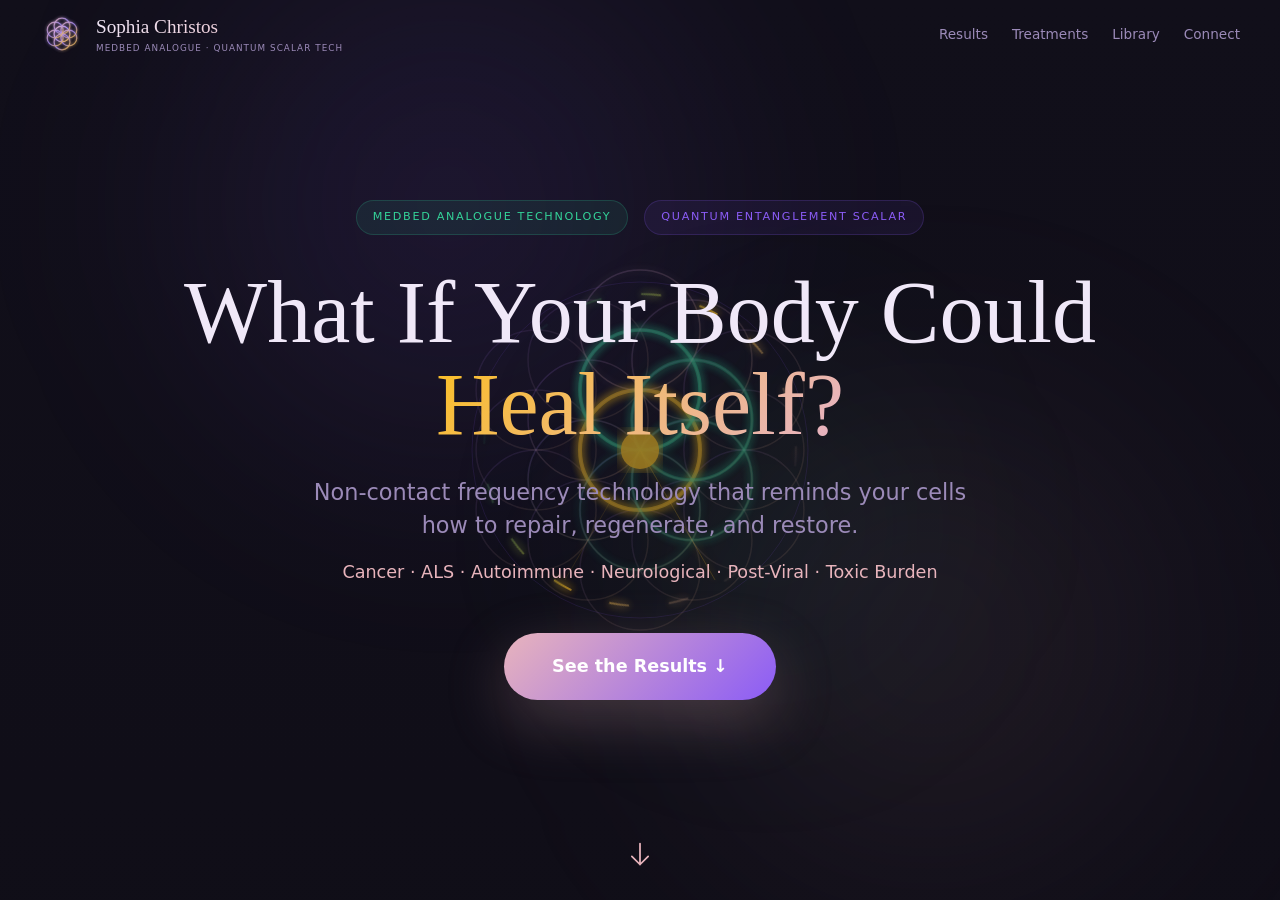
<file: index.html>
<!doctype html><html lang="en"><head><meta charset="UTF-8"/><meta name="viewport" content="width=device-width,initial-scale=1"/><title>Sophia Christos Healing Center</title><meta name="description" content="Sophia Christos Healing Center — coherence-based healing through frequency, resonance, music, and non-contact biofield restoration."/><script defer="defer" src="/static/js/main.0a8d88b2.js"></script><link href="/static/css/main.80f6da43.css" rel="stylesheet"></head><body><noscript>You need JavaScript enabled to run this app.</noscript><div id="root"></div></body></html>
</file>
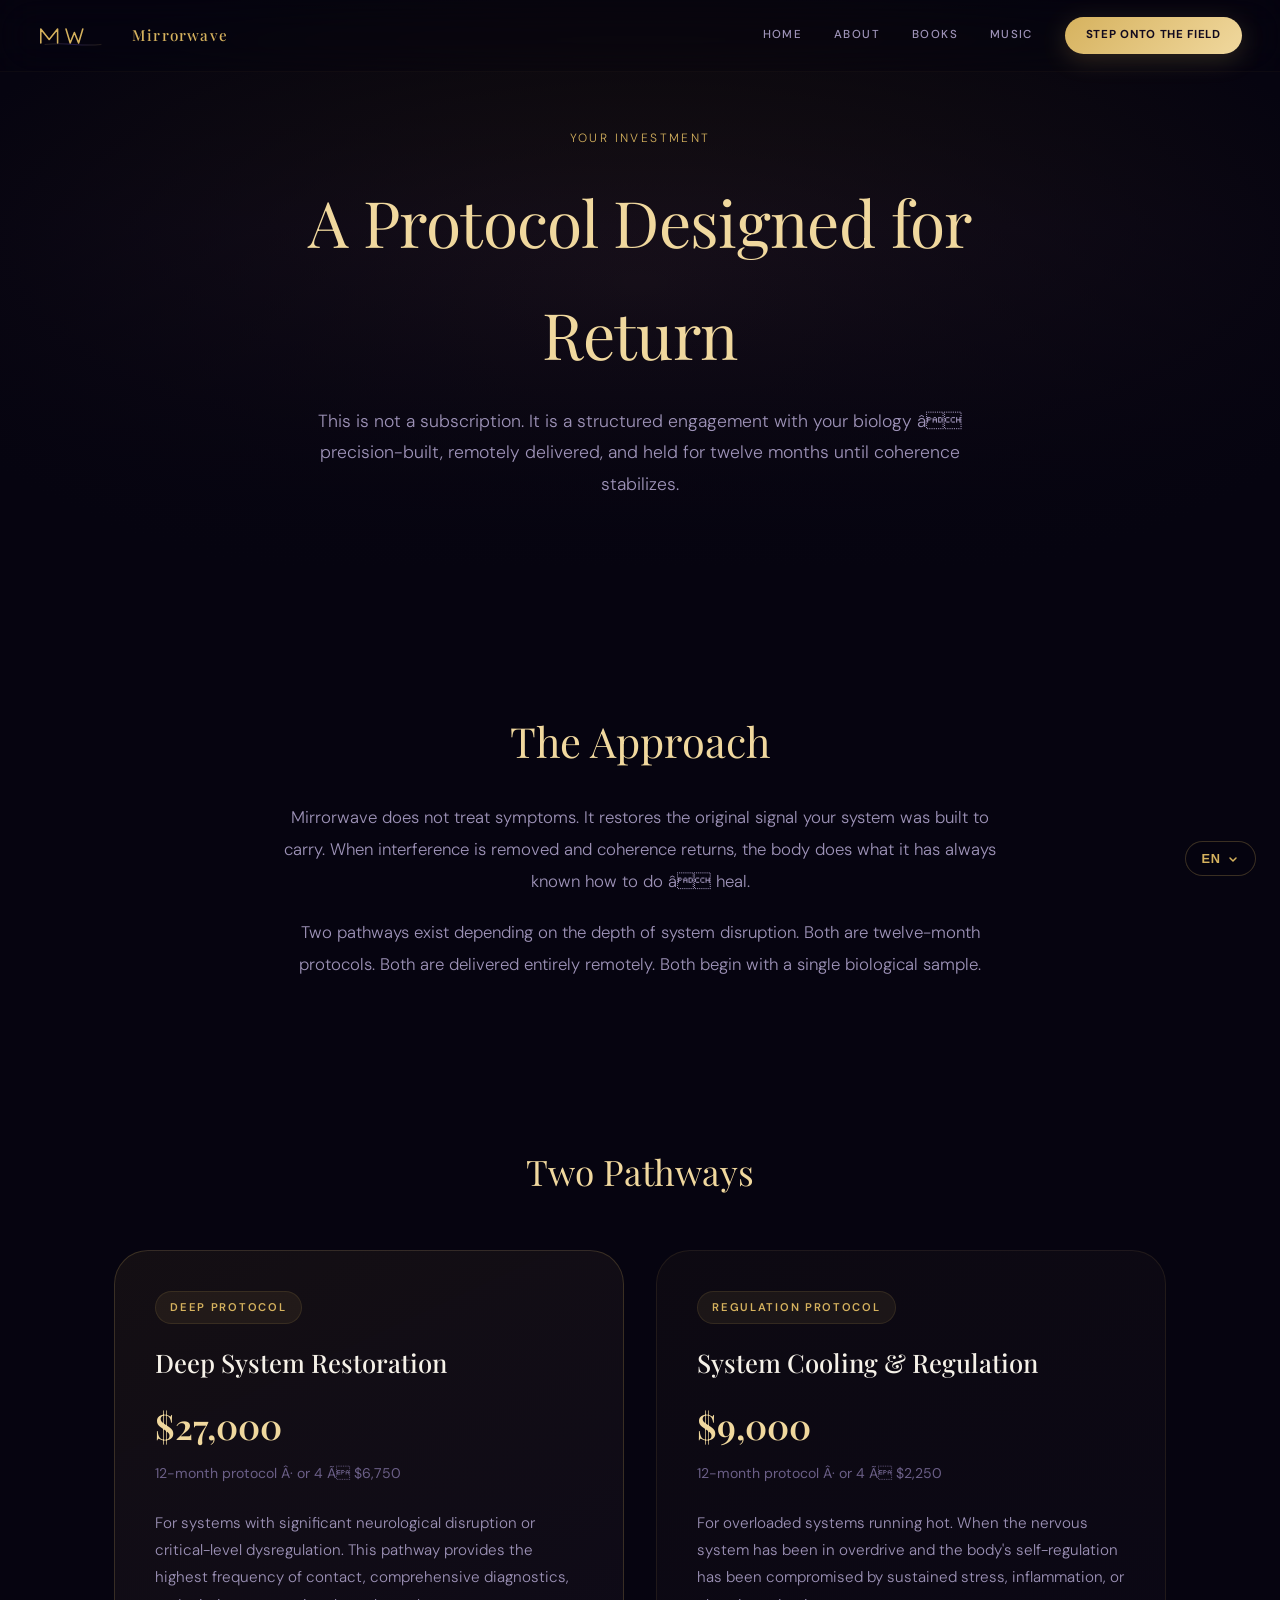
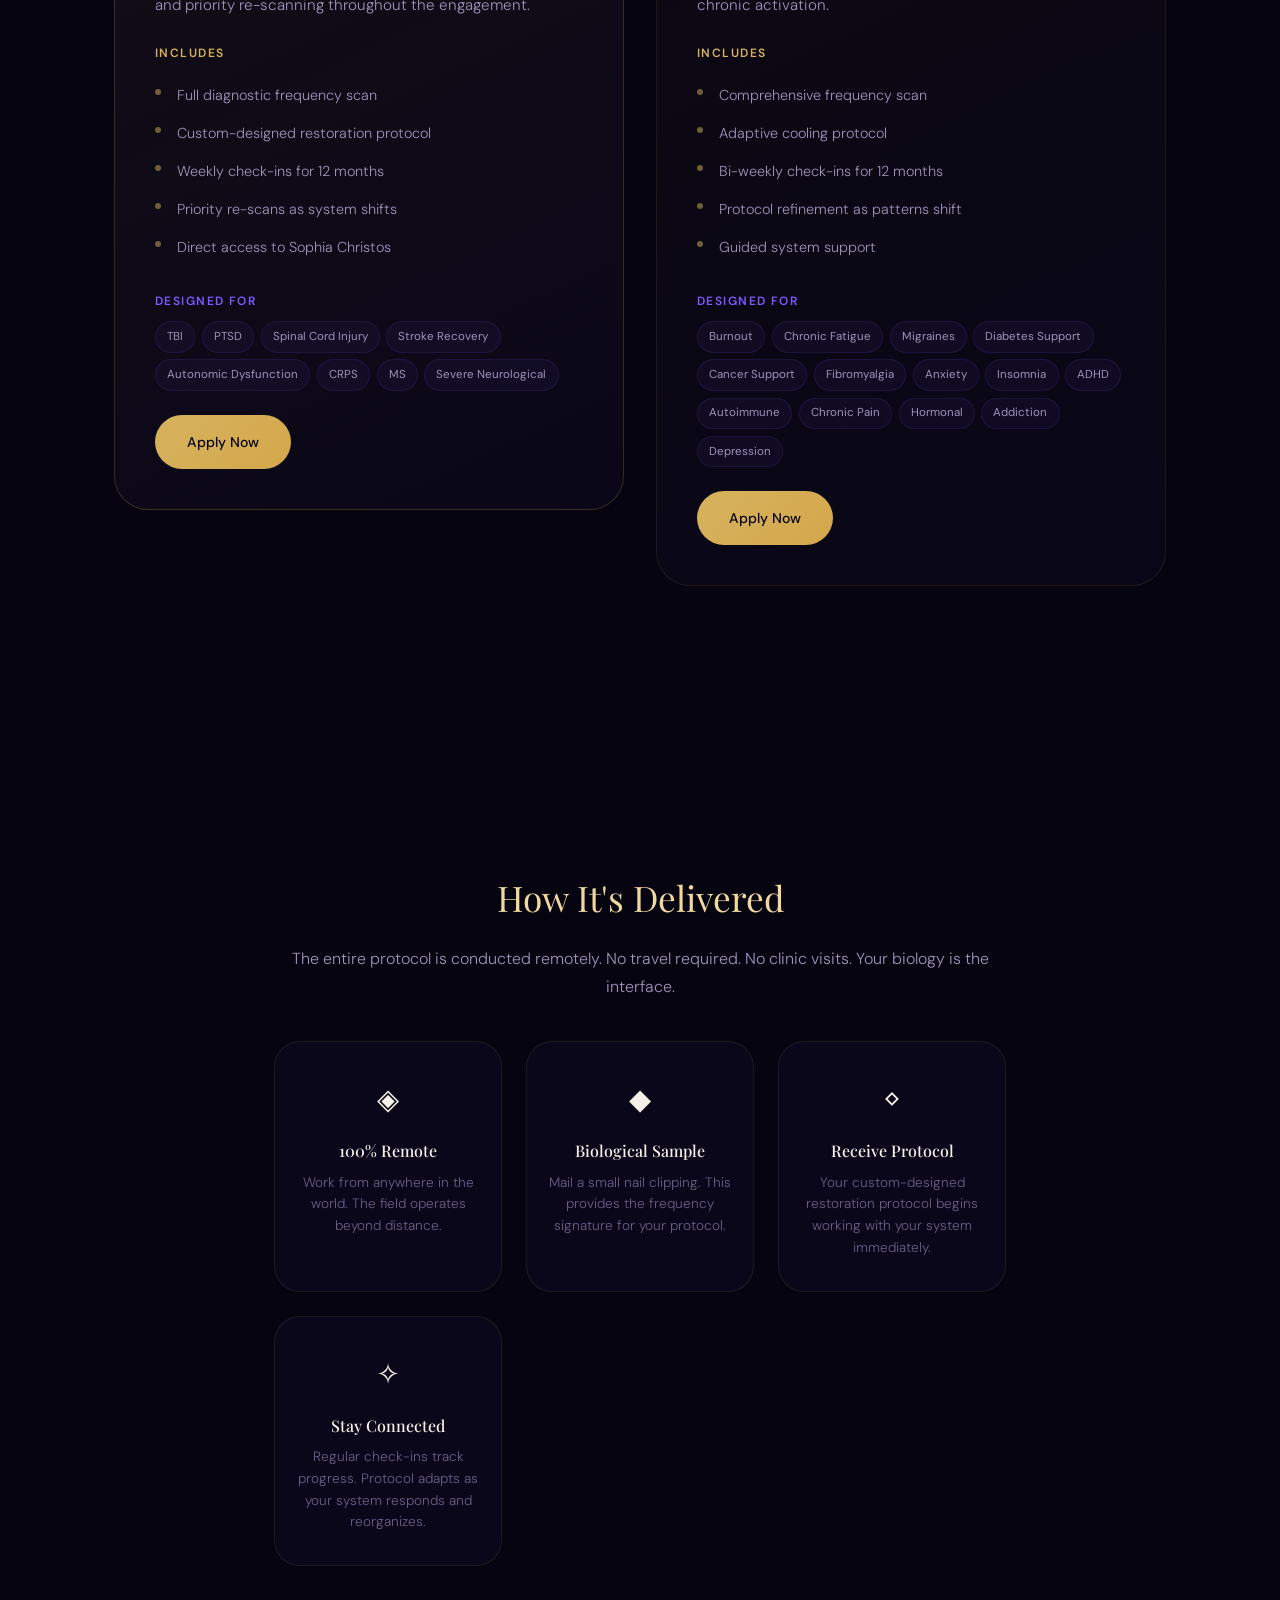
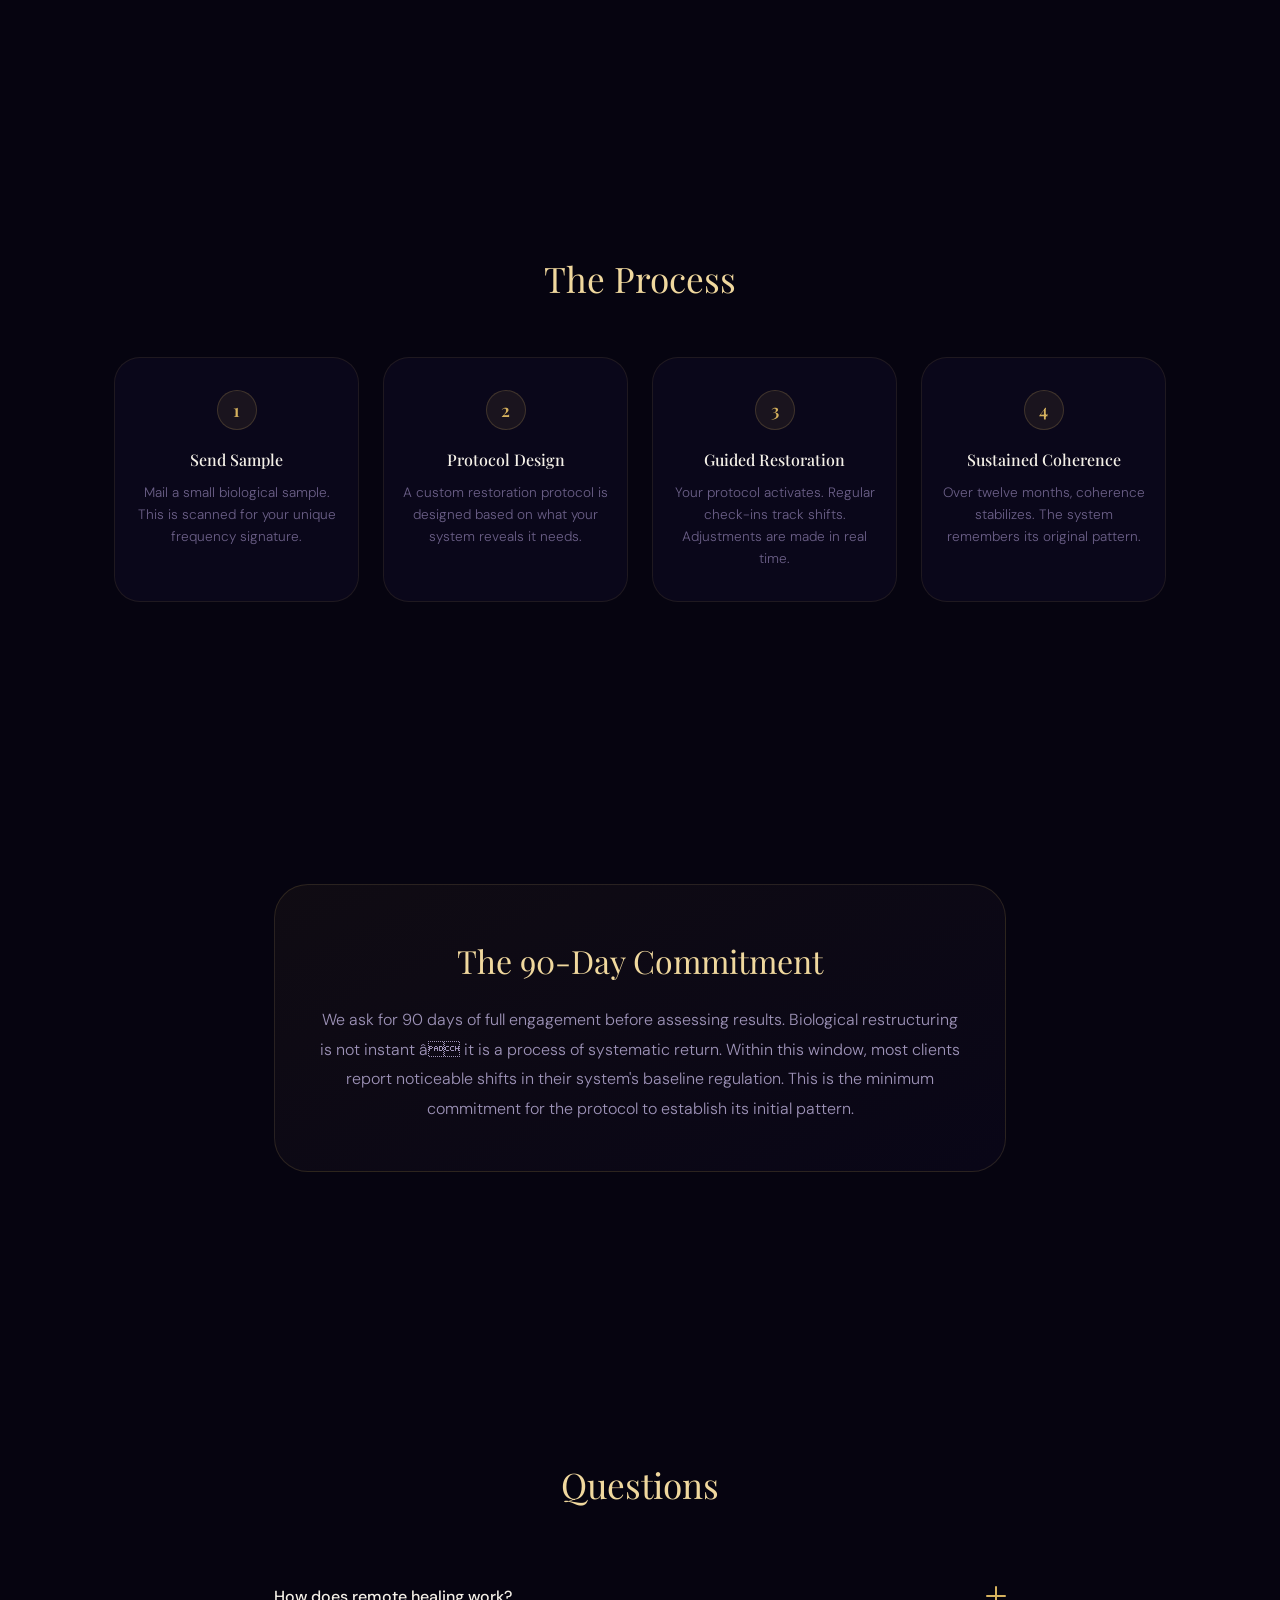
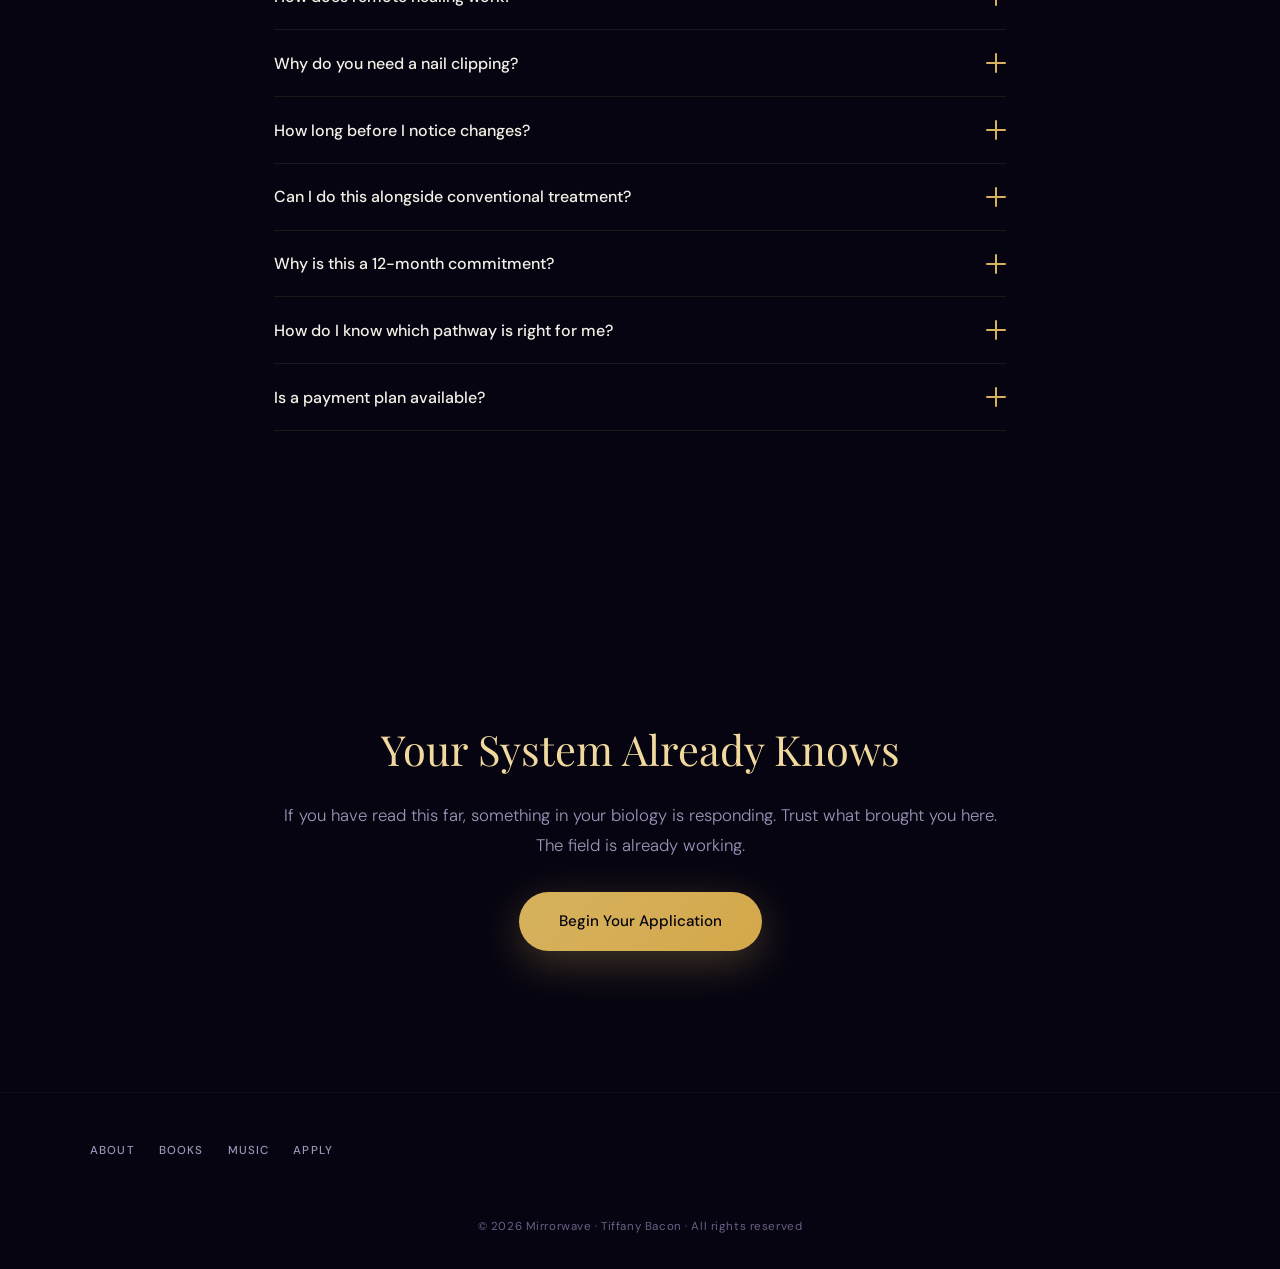
<file: investment.html>
<!DOCTYPE html>
<html lang="en">
<head>
<meta charset="UTF-8">
<meta name="viewport" content="width=device-width, initial-scale=1.0">
<title>Investment â Mirrorwave</title>
<meta name="description" content="Mirrorwave healing technology investment tiers. Deep System Restoration and System Cooling protocols delivered 100% remotely.">
<link href="https://fonts.googleapis.com/css2?family=Playfair+Display:ital,wght@0,400;0,500;0,600;0,700;1,400;1,500&family=DM+Sans:wght@300;400;500;600;700&display=swap" rel="stylesheet">
<style>
/* âââââââââââââââââââââââââââââââââââââââââââââââââââââââ
   MIRRORWAVE â SHARED DESIGN SYSTEM
   âââââââââââââââââââââââââââââââââââââââââââââââââââââââ */

:root {
  --wheat: #D4A84B;
  --wheat-light: #E8C97A;
  --wheat-pale: #F5E6C4;
  --wheat-glow: rgba(212,168,75,0.12);
  --amber: #C4923A;
  --amber-deep: #8B6914;

  --bg-deep: #060410;
  --bg: #0a0612;
  --bg-2: #110a1e;
  --bg-3: #1a0f2e;
  --bg-card: rgba(122,92,255,0.045);
  --bg-card-2: rgba(212,168,75,0.035);

  --gold: #D6B25E;
  --gold-light: #F0D89E;
  --gold-bright: #FFD97D;
  --gold-glow: rgba(214,178,94,0.12);
  --violet: #7A5CFF;
  --violet-deep: #4B2E83;
  --violet-soft: rgba(122,92,255,0.06);

  --ink: #f5f1e8;
  --ink-soft: #ddd5f3;
  --ink-dim: #9e93b8;
  --ink-faint: #6b5f87;
  --ink-warm: #d4c8a0;

  --border: rgba(214,178,94,0.10);
  --border-glow: rgba(214,178,94,0.25);
  --border-violet: rgba(122,92,255,0.10);

  --heading: 'Playfair Display', Georgia, serif;
  --body: 'DM Sans', system-ui, sans-serif;

  --radius: 18px;
  --radius-lg: 26px;
  --radius-xl: 34px;

  --section-pad: clamp(5.5rem, 11vw, 9rem);
  --content-w: 1100px;
  --content-narrow: 780px;
}

*, *::before, *::after { box-sizing: border-box; margin: 0; padding: 0; }
html { scroll-behavior: smooth; -webkit-font-smoothing: antialiased; }
body {
  background: var(--bg-deep);
  color: var(--ink);
  font-family: var(--body);
  font-weight: 400;
  font-size: 16px;
  line-height: 1.75;
  overflow-x: hidden;
}
::selection { background: rgba(212,168,75,0.25); color: var(--ink); }
img { max-width: 100%; display: block; }
a { text-decoration: none; color: inherit; }

/* Animations */
@keyframes breathe {
  0%, 100% { transform: scale(1); opacity: 0.55; }
  50% { transform: scale(1.04); opacity: 1; }
}
@keyframes breatheSlow {
  0%, 100% { transform: scale(1); opacity: 0.35; }
  50% { transform: scale(1.02); opacity: 0.6; }
}
@keyframes fadeIn {
  from { opacity: 0; }
  to { opacity: 1; }
}
@keyframes pulseRing {
  0%, 100% { transform: scale(1); opacity: 0.25; }
  50% { transform: scale(1.12); opacity: 0.06; }
}

.fade-up {
  opacity: 0;
  transform: translateY(45px);
  transition: opacity 1.2s cubic-bezier(0.16, 1, 0.3, 1), transform 1.2s cubic-bezier(0.16, 1, 0.3, 1);
}
.fade-up.visible { opacity: 1; transform: translateY(0); }
.fade-up.d1 { transition-delay: 0.12s; }
.fade-up.d2 { transition-delay: 0.24s; }
.fade-up.d3 { transition-delay: 0.36s; }
.fade-up.d4 { transition-delay: 0.48s; }
.fade-up.d5 { transition-delay: 0.6s; }

/* Navigation */
.nav {
  position: fixed; top: 0; left: 0; right: 0; z-index: 200;
  height: 72px;
  display: flex; align-items: center; justify-content: space-between;
  padding: 0 clamp(1.2rem, 3vw, 2.5rem);
  background: rgba(6,4,16,0.15);
  backdrop-filter: blur(20px); -webkit-backdrop-filter: blur(20px);
  border-bottom: 1px solid rgba(212,168,75,0.04);
  transition: background 0.6s ease, border-color 0.6s ease;
}
.nav.scrolled {
  background: rgba(6,4,16,0.94);
  border-color: var(--border);
}
.nav-logo {
  display: flex; align-items: center; gap: 0.6rem;
  text-decoration: none;
}
.nav-logo svg { height: 28px; width: auto; }
.nav-logo-text {
  font-family: var(--heading); font-size: 0.95rem; font-weight: 500;
  color: var(--gold); letter-spacing: 0.08em;
}
.nav-center { display: flex; gap: 2rem; align-items: center; }
.nav-center a {
  font-size: 0.72rem; font-weight: 500; letter-spacing: 0.12em;
  text-transform: uppercase; color: var(--ink-dim);
  transition: color 0.3s ease; position: relative;
}
.nav-center a::after {
  content: ''; position: absolute; bottom: -4px; left: 0; right: 0;
  height: 1px; background: var(--gold); transform: scaleX(0);
  transition: transform 0.3s ease; transform-origin: center;
}
.nav-center a:hover { color: var(--gold-light); }
.nav-center a:hover::after { transform: scaleX(1); }
.nav-cta {
  padding: 0.55rem 1.3rem; border-radius: 999px;
  background: linear-gradient(135deg, var(--gold), var(--gold-light));
  color: #110a1e !important; font-weight: 700 !important;
  font-size: 0.72rem !important; letter-spacing: 0.06em !important;
  box-shadow: 0 6px 24px rgba(214,178,94,0.2);
  transition: all 0.3s ease;
}
.nav-cta:hover { box-shadow: 0 10px 36px rgba(214,178,94,0.38); transform: translateY(-1px); }
.nav-cta::after { display: none !important; }

.nav-toggle {
  display: none; background: none; border: none; cursor: pointer;
  width: 32px; height: 32px; position: relative;
}
.nav-toggle span {
  display: block; width: 22px; height: 1.5px; background: var(--gold);
  position: absolute; left: 5px; transition: all 0.3s ease;
}
.nav-toggle span:nth-child(1) { top: 9px; }
.nav-toggle span:nth-child(2) { top: 15px; }
.nav-toggle span:nth-child(3) { top: 21px; }

@media (max-width: 900px) {
  .nav-center { display: none; }
  .nav-toggle { display: block; }
  .nav-center.open {
    display: flex; flex-direction: column;
    position: fixed; top: 72px; left: 0; right: 0; bottom: 0;
    background: rgba(6,4,16,0.97);
    padding: 3rem 2rem; gap: 2rem;
    animation: fadeIn 0.3s ease;
  }
  .nav-center.open a { font-size: 1rem; }
}

/* Buttons */
.btn {
  display: inline-flex; align-items: center; gap: 0.5rem;
  font-family: var(--body); font-weight: 700; font-size: 0.92rem;
  letter-spacing: 0.02em; border: none;
  cursor: pointer; transition: all 0.35s cubic-bezier(0.16, 1, 0.3, 1);
  border-radius: 999px; white-space: nowrap; text-decoration: none;
}
.btn-primary {
  padding: 1.05rem 2.4rem;
  background: linear-gradient(135deg, var(--gold), var(--gold-light));
  color: #110a1e;
  box-shadow: 0 12px 44px rgba(214,178,94,0.28);
}
.btn-primary:hover {
  box-shadow: 0 18px 56px rgba(214,178,94,0.45);
  transform: translateY(-3px);
}
.btn-ghost {
  padding: 1.05rem 2.4rem;
  background: rgba(214,178,94,0.06);
  border: 1px solid var(--border);
  color: var(--ink-soft);
}
.btn-ghost:hover {
  border-color: var(--gold);
  color: var(--gold-light);
  box-shadow: 0 0 50px rgba(214,178,94,0.08);
}

/* Sections */
.section {
  position: relative; padding: var(--section-pad) 1.5rem; overflow: hidden;
}
.section-inner { max-width: var(--content-w); margin: 0 auto; }
.section-narrow { max-width: var(--content-narrow); margin: 0 auto; }

.kicker {
  font-family: var(--body); font-size: 0.68rem; font-weight: 600;
  letter-spacing: 0.26em; text-transform: uppercase;
  color: var(--gold); margin-bottom: 1rem; opacity: 0.8;
}
.section-title {
  font-family: var(--heading); font-weight: 400;
  font-size: clamp(2rem, 5vw, 3.2rem); line-height: 1.12;
  color: var(--gold-light); margin-bottom: 1.2rem;
}
.section-sub {
  font-size: 1.05rem; font-weight: 300; line-height: 1.9;
  color: var(--ink-dim); max-width: 680px;
}
.text-center { text-align: center; }
.text-center .section-sub { margin: 0 auto; }
.gold-line { color: var(--gold-light); font-family: var(--heading); font-style: italic; }

/* Footer */
.footer {
  background: var(--bg-deep);
  padding: 3rem 1.5rem 2rem;
  border-top: 1px solid rgba(212,168,75,0.06);
}
.footer-inner {
  max-width: var(--content-w); margin: 0 auto;
  display: flex; align-items: center; justify-content: space-between;
  flex-wrap: wrap; gap: 1.5rem;
}
.footer-logo {
  font-family: var(--heading); font-size: 0.9rem; font-weight: 500;
  color: var(--gold); letter-spacing: 0.06em;
}
.footer-links { display: flex; gap: 1.5rem; flex-wrap: wrap; }
.footer-links a {
  font-size: 0.72rem; font-weight: 500; letter-spacing: 0.1em;
  text-transform: uppercase; color: var(--ink-dim);
  transition: color 0.3s ease;
}
.footer-links a:hover { color: var(--gold-light); }
.footer-copy {
  width: 100%; text-align: center; margin-top: 2rem;
  font-size: 0.72rem; color: var(--ink-faint); letter-spacing: 0.05em;
}
@media (max-width: 600px) {
  .footer-inner { flex-direction: column; text-align: center; }
  .footer-links { justify-content: center; }
}

/* Grain overlay */
.grain {
  position: fixed; inset: 0; z-index: 9999; pointer-events: none;
  opacity: 0.025;
  background-image: url("data:image/svg+xml,%3Csvg viewBox='0 0 256 256' xmlns='http://www.w3.org/2000/svg'%3E%3Cfilter id='n'%3E%3CfeTurbulence type='fractalNoise' baseFrequency='0.85' numOctaves='4' stitchTiles='stitch'/%3E%3C/filter%3E%3Crect width='100%25' height='100%25' filter='url(%23n)'/%3E%3C/svg%3E");
  background-repeat: repeat;
  background-size: 200px;
}

/* âââââââââââââââââââââââââââââââââââââââââââ
   INVESTMENT PAGE STYLES
   âââââââââââââââââââââââââââââââââââââââââââ */

.page-hero {
  min-height: 60vh; display: flex; align-items: center; justify-content: center;
  text-align: center; padding: 8rem 1.5rem 4rem;
  background: linear-gradient(180deg, #1a1408 0%, #18101a 40%, var(--bg-deep) 100%);
  position: relative; overflow: hidden;
}
.page-hero::after {
  content: ''; position: absolute; inset: 0; pointer-events: none;
  background: radial-gradient(ellipse 60% 60% at 50% 50%, transparent, var(--bg-deep));
}
.page-hero-content { position: relative; z-index: 2; max-width: 720px; }
.page-hero h1 {
  font-family: var(--heading); font-weight: 400;
  font-size: clamp(2.4rem, 6vw, 4rem); color: var(--gold-light);
  margin-bottom: 1rem; letter-spacing: -0.01em;
}
.page-hero p {
  font-size: 1.1rem; font-weight: 300; color: var(--ink-dim); line-height: 1.8;
}

/* Philosophy */
.philosophy {
  max-width: var(--content-narrow); margin: 0 auto;
  padding: var(--section-pad) 1.5rem;
  text-align: center;
}
.philosophy h2 {
  font-family: var(--heading); font-size: clamp(1.8rem, 4vw, 2.6rem);
  font-weight: 400; color: var(--gold-light); margin-bottom: 1.5rem;
}
.philosophy p {
  font-size: 1.05rem; color: var(--ink-dim); line-height: 1.9;
  margin-bottom: 1.2rem; font-weight: 300;
}

/* Tiers */
.tiers-section {
  max-width: var(--content-w); margin: 0 auto;
  padding: 0 1.5rem var(--section-pad);
}
.tiers-section > h2 {
  font-family: var(--heading); font-size: clamp(1.6rem, 3.5vw, 2.2rem);
  font-weight: 400; color: var(--gold-light); text-align: center;
  margin-bottom: 3rem;
}
.tiers-grid {
  display: grid; grid-template-columns: 1fr 1fr; gap: 2rem;
  align-items: start;
}
@media (max-width: 820px) { .tiers-grid { grid-template-columns: 1fr; } }

.tier-card {
  border-radius: var(--radius-xl); padding: 2.5rem;
  border: 1px solid var(--border);
  background: linear-gradient(155deg, rgba(212,168,75,0.04), rgba(122,92,255,0.03));
  transition: border-color 0.4s ease, box-shadow 0.4s ease;
}
.tier-card:hover {
  border-color: var(--border-glow);
  box-shadow: 0 20px 60px rgba(0,0,0,0.3);
}
.tier-card.featured {
  border-color: rgba(214,178,94,0.2);
  background: linear-gradient(155deg, rgba(212,168,75,0.07), rgba(122,92,255,0.04));
}
.tier-badge {
  display: inline-block; font-size: 0.7rem; font-weight: 600;
  letter-spacing: 0.15em; text-transform: uppercase;
  color: var(--gold); margin-bottom: 1rem;
  padding: 0.35rem 0.9rem; border-radius: 40px;
  background: rgba(214,178,94,0.08); border: 1px solid rgba(214,178,94,0.12);
}
.tier-card h3 {
  font-family: var(--heading); font-size: 1.6rem; font-weight: 500;
  color: var(--ink); margin-bottom: 0.6rem;
}
.tier-price {
  font-family: var(--heading); font-size: 2.2rem; font-weight: 600;
  color: var(--gold-light); margin-bottom: 0.3rem;
}
.tier-payment {
  font-size: 0.88rem; color: var(--ink-faint); margin-bottom: 1.5rem;
}
.tier-desc {
  font-size: 0.95rem; color: var(--ink-dim); line-height: 1.8;
  margin-bottom: 1.5rem; font-weight: 300;
}
.tier-includes {
  font-size: 0.75rem; font-weight: 600; letter-spacing: 0.12em;
  text-transform: uppercase; color: var(--gold); margin-bottom: 0.8rem;
}
.tier-list {
  list-style: none; padding: 0; margin-bottom: 1.5rem;
}
.tier-list li {
  font-size: 0.9rem; color: var(--ink-dim); padding: 0.4rem 0;
  padding-left: 1.4rem; position: relative; font-weight: 300;
}
.tier-list li::before {
  content: ''; position: absolute; left: 0; top: 0.75rem;
  width: 6px; height: 6px; border-radius: 50%;
  background: var(--gold); opacity: 0.5;
}
.tier-conditions h4 {
  font-size: 0.75rem; font-weight: 600; letter-spacing: 0.12em;
  text-transform: uppercase; color: var(--violet); margin-bottom: 0.6rem; margin-top: 1rem;
}
.tier-conditions-list {
  display: flex; flex-wrap: wrap; gap: 0.4rem;
}
.condition-tag {
  font-size: 0.72rem; padding: 0.3rem 0.7rem; border-radius: 30px;
  background: rgba(122,92,255,0.06); border: 1px solid rgba(122,92,255,0.12);
  color: var(--ink-dim); font-weight: 400;
}
.tier-cta {
  display: inline-block; margin-top: 1.5rem;
  padding: 0.9rem 2rem; border-radius: 50px;
  font-size: 0.88rem; font-weight: 500;
  color: var(--bg-deep); background: linear-gradient(135deg, var(--gold), var(--wheat));
  transition: transform 0.3s ease, box-shadow 0.3s ease;
}
.tier-cta:hover {
  transform: translateY(-2px);
  box-shadow: 0 8px 30px rgba(214,178,94,0.2);
}

/* Delivery */
.delivery-section {
  max-width: var(--content-narrow); margin: 0 auto;
  padding: var(--section-pad) 1.5rem; text-align: center;
}
.delivery-section h2 {
  font-family: var(--heading); font-size: clamp(1.6rem, 3.5vw, 2.2rem);
  font-weight: 400; color: var(--gold-light); margin-bottom: 1rem;
}
.delivery-section > p {
  font-size: 1rem; color: var(--ink-dim); margin-bottom: 2.5rem; font-weight: 300;
}
.delivery-grid {
  display: grid; grid-template-columns: repeat(auto-fit, minmax(200px, 1fr));
  gap: 1.5rem; text-align: center;
}
.delivery-item {
  padding: 2rem 1.2rem; border-radius: var(--radius-lg);
  background: var(--bg-card); border: 1px solid var(--border);
}
.delivery-icon {
  font-size: 1.8rem; margin-bottom: 0.8rem;
}
.delivery-item h4 {
  font-family: var(--heading); font-size: 1rem; font-weight: 500;
  color: var(--ink); margin-bottom: 0.4rem;
}
.delivery-item p {
  font-size: 0.85rem; color: var(--ink-faint); font-weight: 300; line-height: 1.6;
}

/* Process */
.process-section {
  max-width: var(--content-w); margin: 0 auto;
  padding: var(--section-pad) 1.5rem;
}
.process-section > h2 {
  font-family: var(--heading); font-size: clamp(1.6rem, 3.5vw, 2.2rem);
  font-weight: 400; color: var(--gold-light); text-align: center; margin-bottom: 3rem;
}
.process-steps {
  display: grid; grid-template-columns: repeat(4, 1fr); gap: 1.5rem;
}
@media (max-width: 768px) { .process-steps { grid-template-columns: 1fr 1fr; } }
@media (max-width: 480px) { .process-steps { grid-template-columns: 1fr; } }
.process-step {
  text-align: center; padding: 2rem 1rem;
  border-radius: var(--radius-lg); background: var(--bg-card);
  border: 1px solid var(--border);
}
.step-number {
  display: inline-flex; align-items: center; justify-content: center;
  width: 40px; height: 40px; border-radius: 50%;
  background: rgba(214,178,94,0.08); border: 1px solid rgba(214,178,94,0.2);
  font-family: var(--heading); font-size: 1.1rem; font-weight: 600;
  color: var(--gold); margin-bottom: 1rem;
}
.process-step h4 {
  font-family: var(--heading); font-size: 1rem; font-weight: 500;
  color: var(--ink); margin-bottom: 0.5rem;
}
.process-step p {
  font-size: 0.85rem; color: var(--ink-faint); font-weight: 300; line-height: 1.6;
}

/* Guarantee */
.guarantee-section {
  max-width: var(--content-narrow); margin: 0 auto;
  padding: var(--section-pad) 1.5rem; text-align: center;
}
.guarantee-box {
  padding: 3rem 2.5rem; border-radius: var(--radius-xl);
  background: linear-gradient(155deg, rgba(212,168,75,0.05), rgba(122,92,255,0.03));
  border: 1px solid rgba(214,178,94,0.15);
}
.guarantee-box h2 {
  font-family: var(--heading); font-size: clamp(1.5rem, 3vw, 2rem);
  font-weight: 400; color: var(--gold-light); margin-bottom: 1rem;
}
.guarantee-box p {
  font-size: 1rem; color: var(--ink-dim); line-height: 1.85; font-weight: 300;
}

/* FAQ */
.faq-section {
  max-width: var(--content-narrow); margin: 0 auto;
  padding: var(--section-pad) 1.5rem;
}
.faq-section > h2 {
  font-family: var(--heading); font-size: clamp(1.6rem, 3.5vw, 2.2rem);
  font-weight: 400; color: var(--gold-light); text-align: center; margin-bottom: 3rem;
}
.faq-item {
  border-bottom: 1px solid var(--border); overflow: hidden;
}
.faq-question {
  width: 100%; border: none; background: none; cursor: pointer;
  display: flex; align-items: center; justify-content: space-between;
  padding: 1.4rem 0; text-align: left;
  font-family: var(--body); font-size: 1rem; font-weight: 500;
  color: var(--ink); transition: color 0.3s;
}
.faq-question:hover { color: var(--gold-light); }
.faq-icon {
  flex-shrink: 0; width: 20px; height: 20px; margin-left: 1rem;
  position: relative; transition: transform 0.3s ease;
}
.faq-icon::before, .faq-icon::after {
  content: ''; position: absolute; background: var(--gold);
  border-radius: 2px; transition: transform 0.3s;
}
.faq-icon::before { width: 100%; height: 2px; top: 50%; left: 0; transform: translateY(-50%); }
.faq-icon::after { width: 2px; height: 100%; left: 50%; top: 0; transform: translateX(-50%); }
.faq-item.open .faq-icon::after { transform: translateX(-50%) rotate(90deg); }
.faq-answer {
  max-height: 0; overflow: hidden; transition: max-height 0.4s ease, padding 0.4s ease;
}
.faq-item.open .faq-answer { max-height: 400px; }
.faq-answer p {
  padding-bottom: 1.4rem; font-size: 0.95rem; color: var(--ink-dim);
  line-height: 1.85; font-weight: 300;
}

/* Closing CTA */
.closing-cta {
  text-align: center; padding: var(--section-pad) 1.5rem;
  max-width: var(--content-narrow); margin: 0 auto;
}
.closing-cta h2 {
  font-family: var(--heading); font-size: clamp(1.8rem, 4vw, 2.6rem);
  font-weight: 400; color: var(--gold-light); margin-bottom: 1rem;
}
.closing-cta p {
  font-size: 1.05rem; color: var(--ink-dim); margin-bottom: 2rem; font-weight: 300;
}
.closing-cta .btn-primary {
  display: inline-block; padding: 1rem 2.5rem; border-radius: 50px;
  font-size: 0.95rem; font-weight: 500;
  color: var(--bg-deep); background: linear-gradient(135deg, var(--gold), var(--wheat));
  transition: transform 0.3s ease, box-shadow 0.3s ease;
}
.closing-cta .btn-primary:hover {
  transform: translateY(-2px);
  box-shadow: 0 10px 35px rgba(214,178,94,0.25);
}

/* Language Switcher */
.lang-switcher {
  position: fixed; bottom: 1.5rem; right: 1.5rem; z-index: 300;
}
.lang-toggle {
  display: flex; align-items: center; gap: 0.4rem;
  padding: 0.55rem 1rem; border-radius: 40px;
  background: rgba(6,4,16,0.92); border: 1px solid var(--border-glow);
  color: var(--gold); font-size: 0.8rem; font-weight: 600;
  cursor: pointer; backdrop-filter: blur(12px);
  letter-spacing: 0.05em; text-transform: uppercase;
  transition: border-color 0.3s;
}
.lang-toggle:hover { border-color: var(--gold); }
.lang-toggle svg { width: 12px; height: 12px; transition: transform 0.3s; }
.lang-switcher.open .lang-toggle svg { transform: rotate(180deg); }
.lang-dropdown {
  position: absolute; bottom: calc(100% + 0.5rem); right: 0;
  background: rgba(6,4,16,0.96); border: 1px solid var(--border-glow);
  border-radius: var(--radius); padding: 0.5rem;
  backdrop-filter: blur(16px); display: none;
  min-width: 140px; box-shadow: 0 12px 40px rgba(0,0,0,0.5);
}
.lang-switcher.open .lang-dropdown { display: block; }
.lang-option {
  display: block; width: 100%; padding: 0.5rem 0.8rem;
  border: none; background: none; text-align: left;
  color: var(--ink-dim); font-size: 0.82rem; font-family: var(--body);
  cursor: pointer; border-radius: 8px; transition: background 0.2s, color 0.2s;
}
.lang-option:hover { background: rgba(214,178,94,0.08); color: var(--ink); }
.lang-option.active { color: var(--gold); background: rgba(214,178,94,0.06); }

/* RTL */
[dir="rtl"] .faq-question { text-align: right; }
[dir="rtl"] .faq-icon { margin-left: 0; margin-right: 1rem; }
[dir="rtl"] .tier-list li { padding-left: 0; padding-right: 1.4rem; }
[dir="rtl"] .tier-list li::before { left: auto; right: 0; }
</style>
</head>
<body>

<nav class="nav" id="nav">
  <a href="index.html" class="nav-logo">
    <svg viewBox="0 0 120 40" fill="none" xmlns="http://www.w3.org/2000/svg">
      <path d="M4,30 L4,10 L16,25 L28,10 L28,30" stroke="#D6B25E" stroke-width="2.2" fill="none" stroke-linecap="round" stroke-linejoin="round"/>
      <path d="M40,10 L46,30 L52,15 L58,30 L64,10" stroke="#D6B25E" stroke-width="2.2" fill="none" stroke-linecap="round" stroke-linejoin="round"/>
      <path d="M10,32 Q30,38 52,32 Q74,26 90,32" stroke="url(#mw-grad)" stroke-width="1.5" fill="none" opacity="0.5" stroke-linecap="round">
        <animate attributeName="d" dur="6s" repeatCount="indefinite" values="M10,32 Q30,38 52,32 Q74,26 90,32;M10,32 Q30,26 52,32 Q74,38 90,32;M10,32 Q30,38 52,32 Q74,26 90,32"/>
      </path>
      <defs><linearGradient id="mw-grad" x1="0%" y1="0%" x2="100%" y2="0%"><stop offset="0%" stop-color="#D6B25E" stop-opacity="0.3"/><stop offset="50%" stop-color="#7A5CFF" stop-opacity="0.5"/><stop offset="100%" stop-color="#D6B25E" stop-opacity="0.3"/></linearGradient></defs>
    </svg>
    <span class="nav-logo-text">Mirrorwave</span>
  </a>
  <div class="nav-center" id="navMenu">
    <a href="index.html" data-i18n="nav-home">Home</a>
    <a href="about.html" data-i18n="nav-about">About</a>
    <a href="books.html" data-i18n="nav-books">Books</a>
    <a href="music.html" data-i18n="nav-music">Music</a>
    <a href="apply.html" class="nav-cta" data-i18n="nav-cta">Step Onto the Field</a>
  </div>
  <button class="nav-toggle" id="navToggle" aria-label="Menu"><span></span><span></span><span></span></button>
</nav>

<!-- Hero -->
<section class="page-hero">
  <div class="page-hero-content">
    <p class="fade-up" style="font-size:0.75rem;letter-spacing:0.2em;text-transform:uppercase;color:var(--gold);margin-bottom:1rem;" data-i18n="hero-kicker">Your Investment</p>
    <h1 class="fade-up d1" data-i18n="hero-title">A Protocol Designed for Return</h1>
    <p class="fade-up d2" data-i18n="hero-desc">This is not a subscription. It is a structured engagement with your biology â precision-built, remotely delivered, and held for twelve months until coherence stabilizes.</p>
  </div>
</section>

<!-- Philosophy -->
<section class="philosophy">
  <h2 class="fade-up" data-i18n="phil-title">The Approach</h2>
  <p class="fade-up d1" data-i18n="phil-p1">Mirrorwave does not treat symptoms. It restores the original signal your system was built to carry. When interference is removed and coherence returns, the body does what it has always known how to do â heal.</p>
  <p class="fade-up d2" data-i18n="phil-p2">Two pathways exist depending on the depth of system disruption. Both are twelve-month protocols. Both are delivered entirely remotely. Both begin with a single biological sample.</p>
</section>

<!-- Tiers -->
<section class="tiers-section">
  <h2 class="fade-up" data-i18n="tiers-heading">Two Pathways</h2>
  <div class="tiers-grid">

    <!-- Tier 1 -->
    <div class="tier-card featured fade-up d1">
      <span class="tier-badge" data-i18n="t1-badge">Deep Protocol</span>
      <h3 data-i18n="t1-title">Deep System Restoration</h3>
      <div class="tier-price" data-i18n="t1-price">$27,000</div>
      <div class="tier-payment" data-i18n="t1-payment">12-month protocol &middot; or 4 &times; $6,750</div>
      <p class="tier-desc" data-i18n="t1-desc">For systems with significant neurological disruption or critical-level dysregulation. This pathway provides the highest frequency of contact, comprehensive diagnostics, and priority re-scanning throughout the engagement.</p>
      <div class="tier-includes" data-i18n="t1-includes">Includes</div>
      <ul class="tier-list">
        <li data-i18n="t1-f1">Full diagnostic frequency scan</li>
        <li data-i18n="t1-f2">Custom-designed restoration protocol</li>
        <li data-i18n="t1-f3">Weekly check-ins for 12 months</li>
        <li data-i18n="t1-f4">Priority re-scans as system shifts</li>
        <li data-i18n="t1-f5">Direct access to Sophia Christos</li>
      </ul>
      <div class="tier-conditions">
        <h4 data-i18n="t1-for">Designed For</h4>
        <div class="tier-conditions-list">
          <span class="condition-tag" data-i18n="t1-c1">TBI</span>
          <span class="condition-tag" data-i18n="t1-c2">PTSD</span>
          <span class="condition-tag" data-i18n="t1-c3">Spinal Cord Injury</span>
          <span class="condition-tag" data-i18n="t1-c4">Stroke Recovery</span>
          <span class="condition-tag" data-i18n="t1-c5">Autonomic Dysfunction</span>
          <span class="condition-tag" data-i18n="t1-c6">CRPS</span>
          <span class="condition-tag" data-i18n="t1-c7">MS</span>
          <span class="condition-tag" data-i18n="t1-c8">Severe Neurological</span>
        </div>
      </div>
      <a href="apply.html" class="tier-cta" data-i18n="t1-cta">Apply Now</a>
    </div>

    <!-- Tier 2 -->
    <div class="tier-card fade-up d2">
      <span class="tier-badge" data-i18n="t2-badge">Regulation Protocol</span>
      <h3 data-i18n="t2-title">System Cooling &amp; Regulation</h3>
      <div class="tier-price" data-i18n="t2-price">$9,000</div>
      <div class="tier-payment" data-i18n="t2-payment">12-month protocol &middot; or 4 &times; $2,250</div>
      <p class="tier-desc" data-i18n="t2-desc">For overloaded systems running hot. When the nervous system has been in overdrive and the body's self-regulation has been compromised by sustained stress, inflammation, or chronic activation.</p>
      <div class="tier-includes" data-i18n="t2-includes">Includes</div>
      <ul class="tier-list">
        <li data-i18n="t2-f1">Comprehensive frequency scan</li>
        <li data-i18n="t2-f2">Adaptive cooling protocol</li>
        <li data-i18n="t2-f3">Bi-weekly check-ins for 12 months</li>
        <li data-i18n="t2-f4">Protocol refinement as patterns shift</li>
        <li data-i18n="t2-f5">Guided system support</li>
      </ul>
      <div class="tier-conditions">
        <h4 data-i18n="t2-for">Designed For</h4>
        <div class="tier-conditions-list">
          <span class="condition-tag" data-i18n="t2-c1">Burnout</span>
          <span class="condition-tag" data-i18n="t2-c2">Chronic Fatigue</span>
          <span class="condition-tag" data-i18n="t2-c3">Migraines</span>
          <span class="condition-tag" data-i18n="t2-c4">Diabetes Support</span>
          <span class="condition-tag" data-i18n="t2-c5">Cancer Support</span>
          <span class="condition-tag" data-i18n="t2-c6">Fibromyalgia</span>
          <span class="condition-tag" data-i18n="t2-c7">Anxiety</span>
          <span class="condition-tag" data-i18n="t2-c8">Insomnia</span>
          <span class="condition-tag" data-i18n="t2-c9">ADHD</span>
          <span class="condition-tag" data-i18n="t2-c10">Autoimmune</span>
          <span class="condition-tag" data-i18n="t2-c11">Chronic Pain</span>
          <span class="condition-tag" data-i18n="t2-c12">Hormonal</span>
          <span class="condition-tag" data-i18n="t2-c13">Addiction</span>
          <span class="condition-tag" data-i18n="t2-c14">Depression</span>
        </div>
      </div>
      <a href="apply.html" class="tier-cta" data-i18n="t2-cta">Apply Now</a>
    </div>

  </div>
</section>

<!-- How It's Delivered -->
<section class="delivery-section">
  <h2 class="fade-up" data-i18n="delivery-title">How It's Delivered</h2>
  <p class="fade-up d1" data-i18n="delivery-desc">The entire protocol is conducted remotely. No travel required. No clinic visits. Your biology is the interface.</p>
  <div class="delivery-grid">
    <div class="delivery-item fade-up d1">
      <div class="delivery-icon">&#9672;</div>
      <h4 data-i18n="del-1-title">100% Remote</h4>
      <p data-i18n="del-1-desc">Work from anywhere in the world. The field operates beyond distance.</p>
    </div>
    <div class="delivery-item fade-up d2">
      <div class="delivery-icon">&#9670;</div>
      <h4 data-i18n="del-2-title">Biological Sample</h4>
      <p data-i18n="del-2-desc">Mail a small nail clipping. This provides the frequency signature for your protocol.</p>
    </div>
    <div class="delivery-item fade-up d3">
      <div class="delivery-icon">&#9674;</div>
      <h4 data-i18n="del-3-title">Receive Protocol</h4>
      <p data-i18n="del-3-desc">Your custom-designed restoration protocol begins working with your system immediately.</p>
    </div>
    <div class="delivery-item fade-up d4">
      <div class="delivery-icon">&#10023;</div>
      <h4 data-i18n="del-4-title">Stay Connected</h4>
      <p data-i18n="del-4-desc">Regular check-ins track progress. Protocol adapts as your system responds and reorganizes.</p>
    </div>
  </div>
</section>

<!-- Process Steps -->
<section class="process-section">
  <h2 class="fade-up" data-i18n="process-title">The Process</h2>
  <div class="process-steps">
    <div class="process-step fade-up d1">
      <div class="step-number">1</div>
      <h4 data-i18n="step-1-title">Send Sample</h4>
      <p data-i18n="step-1-desc">Mail a small biological sample. This is scanned for your unique frequency signature.</p>
    </div>
    <div class="process-step fade-up d2">
      <div class="step-number">2</div>
      <h4 data-i18n="step-2-title">Protocol Design</h4>
      <p data-i18n="step-2-desc">A custom restoration protocol is designed based on what your system reveals it needs.</p>
    </div>
    <div class="process-step fade-up d3">
      <div class="step-number">3</div>
      <h4 data-i18n="step-3-title">Guided Restoration</h4>
      <p data-i18n="step-3-desc">Your protocol activates. Regular check-ins track shifts. Adjustments are made in real time.</p>
    </div>
    <div class="process-step fade-up d4">
      <div class="step-number">4</div>
      <h4 data-i18n="step-4-title">Sustained Coherence</h4>
      <p data-i18n="step-4-desc">Over twelve months, coherence stabilizes. The system remembers its original pattern.</p>
    </div>
  </div>
</section>

<!-- Guarantee -->
<section class="guarantee-section">
  <div class="guarantee-box fade-up">
    <h2 data-i18n="guarantee-title">The 90-Day Commitment</h2>
    <p data-i18n="guarantee-desc">We ask for 90 days of full engagement before assessing results. Biological restructuring is not instant â it is a process of systematic return. Within this window, most clients report noticeable shifts in their system's baseline regulation. This is the minimum commitment for the protocol to establish its initial pattern.</p>
  </div>
</section>

<!-- FAQ -->
<section class="faq-section">
  <h2 class="fade-up" data-i18n="faq-title">Questions</h2>

  <div class="faq-item fade-up">
    <button class="faq-question"><span data-i18n="faq-1-q">How does remote healing work?</span><span class="faq-icon"></span></button>
    <div class="faq-answer"><p data-i18n="faq-1-a">The Mirrorwave protocol operates through frequency resonance, which is not constrained by physical distance. Your biological sample provides the signature needed to design and deliver a protocol that interacts directly with your system's regulatory patterns, regardless of your location.</p></div>
  </div>

  <div class="faq-item fade-up d1">
    <button class="faq-question"><span data-i18n="faq-2-q">Why do you need a nail clipping?</span><span class="faq-icon"></span></button>
    <div class="faq-answer"><p data-i18n="faq-2-a">Nail tissue carries a stable frequency record of your biological system. It provides the information needed to scan your current state, identify interference patterns, and design a protocol specific to what your body needs to restore.</p></div>
  </div>

  <div class="faq-item fade-up d2">
    <button class="faq-question"><span data-i18n="faq-3-q">How long before I notice changes?</span><span class="faq-icon"></span></button>
    <div class="faq-answer"><p data-i18n="faq-3-a">Most clients report initial shifts within 2-4 weeks. These often appear as changes in sleep quality, energy regulation, or emotional baseline before more structural changes become apparent. The 90-day mark is where consistent reorganization typically becomes undeniable.</p></div>
  </div>

  <div class="faq-item fade-up d3">
    <button class="faq-question"><span data-i18n="faq-4-q">Can I do this alongside conventional treatment?</span><span class="faq-icon"></span></button>
    <div class="faq-answer"><p data-i18n="faq-4-a">Yes. The Mirrorwave protocol is complementary and does not interfere with conventional medical treatment. Many clients maintain their existing care while the protocol works at the level of system coherence and regulation.</p></div>
  </div>

  <div class="faq-item fade-up d4">
    <button class="faq-question"><span data-i18n="faq-5-q">Why is this a 12-month commitment?</span><span class="faq-icon"></span></button>
    <div class="faq-answer"><p data-i18n="faq-5-a">Biological systems do not reorganize overnight. Twelve months allows the protocol to move through the phases of disruption clearing, pattern restoration, and stabilization. Shorter engagements risk partial restructuring without the sustained coherence needed for lasting change.</p></div>
  </div>

  <div class="faq-item fade-up d5">
    <button class="faq-question"><span data-i18n="faq-6-q">How do I know which pathway is right for me?</span><span class="faq-icon"></span></button>
    <div class="faq-answer"><p data-i18n="faq-6-a">The application process determines this. Based on what you share about your situation, history, and current state, the appropriate pathway will be recommended. If you are unsure, begin with an application and clarity will follow.</p></div>
  </div>

  <div class="faq-item fade-up d5">
    <button class="faq-question"><span data-i18n="faq-7-q">Is a payment plan available?</span><span class="faq-icon"></span></button>
    <div class="faq-answer"><p data-i18n="faq-7-a">Yes. Both pathways offer a four-payment structure spread across the engagement. Deep System Restoration: 4 payments of $6,750. System Cooling: 4 payments of $2,250. Full payment upfront is also accepted.</p></div>
  </div>
</section>

<!-- Closing CTA -->
<section class="closing-cta">
  <h2 class="fade-up" data-i18n="cta-title">Your System Already Knows</h2>
  <p class="fade-up d1" data-i18n="cta-desc">If you have read this far, something in your biology is responding. Trust what brought you here. The field is already working.</p>
  <a href="apply.html" class="btn-primary fade-up d2" data-i18n="cta-btn">Begin Your Application</a>
</section>

<!-- Footer -->
<footer class="footer">
  <div class="footer-inner">
    <div class="footer-links">
      <a href="about.html" data-i18n="foot-about">About</a>
      <a href="books.html" data-i18n="foot-books">Books</a>
      <a href="music.html" data-i18n="foot-music">Music</a>
      <a href="apply.html" data-i18n="foot-apply">Apply</a>
    </div>
    <div class="footer-copy">&copy; 2026 Mirrorwave &middot; Tiffany Bacon &middot; All rights reserved</div>
  </div>
</footer>

<!-- Language Switcher -->
<div class="lang-switcher" id="langSwitcher">
  <button class="lang-toggle" id="langToggle">
    <span id="langCurrent">EN</span>
    <svg viewBox="0 0 12 12" fill="none"><path d="M3 5l3 3 3-3" stroke="currentColor" stroke-width="1.5" stroke-linecap="round" stroke-linejoin="round"/></svg>
  </button>
  <div class="lang-dropdown" id="langDropdown">
    <button class="lang-option active" data-lang="en">English</button>
    <button class="lang-option" data-lang="es">Espanol</button>
    <button class="lang-option" data-lang="fr">Francais</button>
    <button class="lang-option" data-lang="de">Deutsch</button>
    <button class="lang-option" data-lang="it">Italiano</button>
    <button class="lang-option" data-lang="pt">Portugues</button>
    <button class="lang-option" data-lang="nl">Nederlands</button>
    <button class="lang-option" data-lang="tr">Turkce</button>
    <button class="lang-option" data-lang="ko">íêµ­ì´</button>
    <button class="lang-option" data-lang="ja">æ¥æ¬èª</button>
    <button class="lang-option" data-lang="zh">ä¸­æ</button>
    <button class="lang-option" data-lang="ar">Ø§ÙØ¹Ø±Ø¨ÙØ©</button>
  </div>
</div>

<script>
/* âââââââââââââââââââââââââââââââââââââââââââ
   SCROLL & NAV
   âââââââââââââââââââââââââââââââââââââââââââ */
const observer = new IntersectionObserver((entries) => {
  entries.forEach(e => { if (e.isIntersecting) { e.target.classList.add('visible'); observer.unobserve(e.target); } });
}, { threshold: 0.12, rootMargin: '0px 0px -40px 0px' });
document.querySelectorAll('.fade-up').forEach(el => observer.observe(el));
const nav = document.getElementById('nav');
window.addEventListener('scroll', () => { nav.classList.toggle('scrolled', window.scrollY > 60); }, { passive: true });
document.getElementById('navToggle').addEventListener('click', () => { document.getElementById('navMenu').classList.toggle('open'); });

/* FAQ Accordion */
document.querySelectorAll('.faq-question').forEach(btn => {
  btn.addEventListener('click', () => {
    const item = btn.parentElement;
    const isOpen = item.classList.contains('open');
    document.querySelectorAll('.faq-item.open').forEach(i => i.classList.remove('open'));
    if (!isOpen) item.classList.add('open');
  });
});

/* âââââââââââââââââââââââââââââââââââââââââââ
   LANGUAGE SWITCHER
   âââââââââââââââââââââââââââââââââââââââââââ */
const langSwitcher = document.getElementById('langSwitcher');
const langToggle = document.getElementById('langToggle');
const langDropdown = document.getElementById('langDropdown');
const langCurrent = document.getElementById('langCurrent');

langToggle.addEventListener('click', () => langSwitcher.classList.toggle('open'));
document.addEventListener('click', (e) => { if (!langSwitcher.contains(e.target)) langSwitcher.classList.remove('open'); });

document.querySelectorAll('.lang-option').forEach(btn => {
  btn.addEventListener('click', () => {
    setLang(btn.dataset.lang);
    langSwitcher.classList.remove('open');
  });
});

/* âââââââââââââââââââââââââââââââââââââââââââ
   i18n TRANSLATIONS
   âââââââââââââââââââââââââââââââââââââââââââ */
const i18nData = {
  en: {
    'nav-home': 'Home', 'nav-about': 'About', 'nav-books': 'Books', 'nav-music': 'Music', 'nav-cta': 'Step Onto the Field',
    'foot-about': 'About', 'foot-books': 'Books', 'foot-music': 'Music', 'foot-apply': 'Apply',
    'hero-kicker': 'Your Investment',
    'hero-title': 'A Protocol Designed for Return',
    'hero-desc': 'This is not a subscription. It is a structured engagement with your biology â precision-built, remotely delivered, and held for twelve months until coherence stabilizes.',
    'phil-title': 'The Approach',
    'phil-p1': 'Mirrorwave does not treat symptoms. It restores the original signal your system was built to carry. When interference is removed and coherence returns, the body does what it has always known how to do â heal.',
    'phil-p2': 'Two pathways exist depending on the depth of system disruption. Both are twelve-month protocols. Both are delivered entirely remotely. Both begin with a single biological sample.',
    'tiers-heading': 'Two Pathways',
    't1-badge': 'Deep Protocol', 't1-title': 'Deep System Restoration', 't1-price': '$27,000',
    't1-payment': '12-month protocol Â· or 4 Ã $6,750',
    't1-desc': 'For systems with significant neurological disruption or critical-level dysregulation. This pathway provides the highest frequency of contact, comprehensive diagnostics, and priority re-scanning throughout the engagement.',
    't1-includes': 'Includes',
    't1-f1': 'Full diagnostic frequency scan', 't1-f2': 'Custom-designed restoration protocol', 't1-f3': 'Weekly check-ins for 12 months', 't1-f4': 'Priority re-scans as system shifts', 't1-f5': 'Direct access to Sophia Christos',
    't1-for': 'Designed For',
    't1-c1': 'TBI', 't1-c2': 'PTSD', 't1-c3': 'Spinal Cord Injury', 't1-c4': 'Stroke Recovery', 't1-c5': 'Autonomic Dysfunction', 't1-c6': 'CRPS', 't1-c7': 'MS', 't1-c8': 'Severe Neurological',
    't1-cta': 'Apply Now',
    't2-badge': 'Regulation Protocol', 't2-title': 'System Cooling & Regulation', 't2-price': '$9,000',
    't2-payment': '12-month protocol Â· or 4 Ã $2,250',
    't2-desc': 'For overloaded systems running hot. When the nervous system has been in overdrive and the body\'s self-regulation has been compromised by sustained stress, inflammation, or chronic activation.',
    't2-includes': 'Includes',
    't2-f1': 'Comprehensive frequency scan', 't2-f2': 'Adaptive cooling protocol', 't2-f3': 'Bi-weekly check-ins for 12 months', 't2-f4': 'Protocol refinement as patterns shift', 't2-f5': 'Guided system support',
    't2-for': 'Designed For',
    't2-c1': 'Burnout', 't2-c2': 'Chronic Fatigue', 't2-c3': 'Migraines', 't2-c4': 'Diabetes Support', 't2-c5': 'Cancer Support', 't2-c6': 'Fibromyalgia', 't2-c7': 'Anxiety', 't2-c8': 'Insomnia', 't2-c9': 'ADHD', 't2-c10': 'Autoimmune', 't2-c11': 'Chronic Pain', 't2-c12': 'Hormonal', 't2-c13': 'Addiction', 't2-c14': 'Depression',
    't2-cta': 'Apply Now',
    'delivery-title': 'How It\'s Delivered',
    'delivery-desc': 'The entire protocol is conducted remotely. No travel required. No clinic visits. Your biology is the interface.',
    'del-1-title': '100% Remote', 'del-1-desc': 'Work from anywhere in the world. The field operates beyond distance.',
    'del-2-title': 'Biological Sample', 'del-2-desc': 'Mail a small nail clipping. This provides the frequency signature for your protocol.',
    'del-3-title': 'Receive Protocol', 'del-3-desc': 'Your custom-designed restoration protocol begins working with your system immediately.',
    'del-4-title': 'Stay Connected', 'del-4-desc': 'Regular check-ins track progress. Protocol adapts as your system responds and reorganizes.',
    'process-title': 'The Process',
    'step-1-title': 'Send Sample', 'step-1-desc': 'Mail a small biological sample. This is scanned for your unique frequency signature.',
    'step-2-title': 'Protocol Design', 'step-2-desc': 'A custom restoration protocol is designed based on what your system reveals it needs.',
    'step-3-title': 'Guided Restoration', 'step-3-desc': 'Your protocol activates. Regular check-ins track shifts. Adjustments are made in real time.',
    'step-4-title': 'Sustained Coherence', 'step-4-desc': 'Over twelve months, coherence stabilizes. The system remembers its original pattern.',
    'guarantee-title': 'The 90-Day Commitment',
    'guarantee-desc': 'We ask for 90 days of full engagement before assessing results. Biological restructuring is not instant â it is a process of systematic return. Within this window, most clients report noticeable shifts in their system\'s baseline regulation. This is the minimum commitment for the protocol to establish its initial pattern.',
    'faq-title': 'Questions',
    'faq-1-q': 'How does remote healing work?',
    'faq-1-a': 'The Mirrorwave protocol operates through frequency resonance, which is not constrained by physical distance. Your biological sample provides the signature needed to design and deliver a protocol that interacts directly with your system\'s regulatory patterns, regardless of your location.',
    'faq-2-q': 'Why do you need a nail clipping?',
    'faq-2-a': 'Nail tissue carries a stable frequency record of your biological system. It provides the information needed to scan your current state, identify interference patterns, and design a protocol specific to what your body needs to restore.',
    'faq-3-q': 'How long before I notice changes?',
    'faq-3-a': 'Most clients report initial shifts within 2-4 weeks. These often appear as changes in sleep quality, energy regulation, or emotional baseline before more structural changes become apparent. The 90-day mark is where consistent reorganization typically becomes undeniable.',
    'faq-4-q': 'Can I do this alongside conventional treatment?',
    'faq-4-a': 'Yes. The Mirrorwave protocol is complementary and does not interfere with conventional medical treatment. Many clients maintain their existing care while the protocol works at the level of system coherence and regulation.',
    'faq-5-q': 'Why is this a 12-month commitment?',
    'faq-5-a': 'Biological systems do not reorganize overnight. Twelve months allows the protocol to move through the phases of disruption clearing, pattern restoration, and stabilization. Shorter engagements risk partial restructuring without the sustained coherence needed for lasting change.',
    'faq-6-q': 'How do I know which pathway is right for me?',
    'faq-6-a': 'The application process determines this. Based on what you share about your situation, history, and current state, the appropriate pathway will be recommended. If you are unsure, begin with an application and clarity will follow.',
    'faq-7-q': 'Is a payment plan available?',
    'faq-7-a': 'Yes. Both pathways offer a four-payment structure spread across the engagement. Deep System Restoration: 4 payments of $6,750. System Cooling: 4 payments of $2,250. Full payment upfront is also accepted.',
    'cta-title': 'Your System Already Knows',
    'cta-desc': 'If you have read this far, something in your biology is responding. Trust what brought you here. The field is already working.',
    'cta-btn': 'Begin Your Application'
  },
  es: {
    'nav-home': 'Inicio', 'nav-about': 'Acerca', 'nav-books': 'Libros', 'nav-music': 'Musica', 'nav-cta': 'Entra al Campo',
    'foot-about': 'Acerca', 'foot-books': 'Libros', 'foot-music': 'Musica', 'foot-apply': 'Aplicar',
    'hero-kicker': 'Tu Inversion',
    'hero-title': 'Un Protocolo Disenado para el Retorno',
    'hero-desc': 'Esto no es una suscripcion. Es un compromiso estructurado con tu biologia â construido con precision, entregado remotamente y sostenido durante doce meses hasta que la coherencia se estabiliza.',
    'phil-title': 'El Enfoque',
    'phil-p1': 'Mirrorwave no trata sintomas. Restaura la senal original que tu sistema fue construido para portar. Cuando la interferencia se elimina y la coherencia regresa, el cuerpo hace lo que siempre ha sabido hacer â sanar.',
    'phil-p2': 'Existen dos vias dependiendo de la profundidad de la alteracion del sistema. Ambas son protocolos de doce meses. Ambas se entregan completamente de forma remota. Ambas comienzan con una sola muestra biologica.',
    'tiers-heading': 'Dos Vias',
    't1-badge': 'Protocolo Profundo', 't1-title': 'Restauracion Profunda del Sistema', 't1-price': '$27,000',
    't1-payment': 'Protocolo de 12 meses Â· o 4 Ã $6,750',
    't1-desc': 'Para sistemas con alteracion neurologica significativa o desregulacion a nivel critico. Esta via proporciona la mayor frecuencia de contacto, diagnosticos completos y re-escaneos prioritarios durante todo el compromiso.',
    't1-includes': 'Incluye',
    't1-f1': 'Escaneo diagnostico completo de frecuencia', 't1-f2': 'Protocolo de restauracion personalizado', 't1-f3': 'Consultas semanales durante 12 meses', 't1-f4': 'Re-escaneos prioritarios segun cambia el sistema', 't1-f5': 'Acceso directo a Sophia Christos',
    't1-for': 'Disenado Para',
    't1-c1': 'TBI', 't1-c2': 'TEPT', 't1-c3': 'Lesion Medular', 't1-c4': 'Recuperacion de ACV', 't1-c5': 'Disfuncion Autonomica', 't1-c6': 'SDRC', 't1-c7': 'EM', 't1-c8': 'Neurologico Severo',
    't1-cta': 'Aplicar Ahora',
    't2-badge': 'Protocolo de Regulacion', 't2-title': 'Enfriamiento y Regulacion del Sistema', 't2-price': '$9,000',
    't2-payment': 'Protocolo de 12 meses Â· o 4 Ã $2,250',
    't2-desc': 'Para sistemas sobrecargados funcionando en exceso. Cuando el sistema nervioso ha estado en sobremarcha y la autorregulacion del cuerpo se ha visto comprometida por estres sostenido, inflamacion o activacion cronica.',
    't2-includes': 'Incluye',
    't2-f1': 'Escaneo completo de frecuencia', 't2-f2': 'Protocolo adaptativo de enfriamiento', 't2-f3': 'Consultas quincenales durante 12 meses', 't2-f4': 'Refinamiento del protocolo segun cambian los patrones', 't2-f5': 'Soporte guiado del sistema',
    't2-for': 'Disenado Para',
    't2-c1': 'Agotamiento', 't2-c2': 'Fatiga Cronica', 't2-c3': 'Migranas', 't2-c4': 'Soporte para Diabetes', 't2-c5': 'Soporte para Cancer', 't2-c6': 'Fibromialgia', 't2-c7': 'Ansiedad', 't2-c8': 'Insomnio', 't2-c9': 'TDAH', 't2-c10': 'Autoinmune', 't2-c11': 'Dolor Cronico', 't2-c12': 'Hormonal', 't2-c13': 'Adiccion', 't2-c14': 'Depresion',
    't2-cta': 'Aplicar Ahora',
    'delivery-title': 'Como se Entrega',
    'delivery-desc': 'Todo el protocolo se realiza de forma remota. No se requiere viajar. Sin visitas clinicas. Tu biologia es la interfaz.',
    'del-1-title': '100% Remoto', 'del-1-desc': 'Trabaja desde cualquier lugar del mundo. El campo opera mas alla de la distancia.',
    'del-2-title': 'Muestra Biologica', 'del-2-desc': 'Envia un pequeno recorte de una. Esto proporciona la firma de frecuencia para tu protocolo.',
    'del-3-title': 'Recibe el Protocolo', 'del-3-desc': 'Tu protocolo de restauracion personalizado comienza a trabajar con tu sistema de inmediato.',
    'del-4-title': 'Mantente Conectado', 'del-4-desc': 'Las consultas regulares rastrean el progreso. El protocolo se adapta mientras tu sistema responde y se reorganiza.',
    'process-title': 'El Proceso',
    'step-1-title': 'Envia Muestra', 'step-1-desc': 'Envia una pequena muestra biologica. Se escanea para tu firma de frecuencia unica.',
    'step-2-title': 'Diseno del Protocolo', 'step-2-desc': 'Un protocolo de restauracion personalizado se disena basado en lo que tu sistema revela que necesita.',
    'step-3-title': 'Restauracion Guiada', 'step-3-desc': 'Tu protocolo se activa. Las consultas regulares rastrean cambios. Los ajustes se hacen en tiempo real.',
    'step-4-title': 'Coherencia Sostenida', 'step-4-desc': 'A lo largo de doce meses, la coherencia se estabiliza. El sistema recuerda su patron original.',
    'guarantee-title': 'El Compromiso de 90 Dias',
    'guarantee-desc': 'Pedimos 90 dias de compromiso total antes de evaluar resultados. La reestructuracion biologica no es instantanea â es un proceso de retorno sistematico. Dentro de esta ventana, la mayoria de los clientes reportan cambios notables en la regulacion basal de su sistema. Este es el compromiso minimo para que el protocolo establezca su patron inicial.',
    'faq-title': 'Preguntas',
    'faq-1-q': 'Como funciona la sanacion remota?',
    'faq-1-a': 'El protocolo Mirrorwave opera a traves de resonancia de frecuencia, que no esta limitada por la distancia fisica. Tu muestra biologica proporciona la firma necesaria para disenar y entregar un protocolo que interactua directamente con los patrones regulatorios de tu sistema, independientemente de tu ubicacion.',
    'faq-2-q': 'Por que necesitan un recorte de una?',
    'faq-2-a': 'El tejido de la una porta un registro de frecuencia estable de tu sistema biologico. Proporciona la informacion necesaria para escanear tu estado actual, identificar patrones de interferencia y disenar un protocolo especifico para lo que tu cuerpo necesita restaurar.',
    'faq-3-q': 'Cuanto tiempo antes de notar cambios?',
    'faq-3-a': 'La mayoria de los clientes reportan cambios iniciales dentro de 2-4 semanas. Estos a menudo aparecen como cambios en la calidad del sueno, regulacion energetica o linea base emocional antes de que cambios mas estructurales se vuelvan aparentes. La marca de 90 dias es donde la reorganizacion consistente tipicamente se vuelve innegable.',
    'faq-4-q': 'Puedo hacer esto junto con tratamiento convencional?',
    'faq-4-a': 'Si. El protocolo Mirrorwave es complementario y no interfiere con el tratamiento medico convencional. Muchos clientes mantienen su atencion existente mientras el protocolo trabaja a nivel de coherencia y regulacion del sistema.',
    'faq-5-q': 'Por que es un compromiso de 12 meses?',
    'faq-5-a': 'Los sistemas biologicos no se reorganizan de la noche a la manana. Doce meses permiten que el protocolo atraviese las fases de limpieza de la alteracion, restauracion de patrones y estabilizacion. Compromisos mas cortos arriesgan una reestructuracion parcial sin la coherencia sostenida necesaria para un cambio duradero.',
    'faq-6-q': 'Como se cual via es la adecuada para mi?',
    'faq-6-a': 'El proceso de aplicacion lo determina. Basado en lo que compartas sobre tu situacion, historia y estado actual, se recomendara la via apropiada. Si no estas seguro, comienza con una aplicacion y la claridad seguira.',
    'faq-7-q': 'Hay plan de pago disponible?',
    'faq-7-a': 'Si. Ambas vias ofrecen una estructura de cuatro pagos distribuidos durante el compromiso. Restauracion Profunda del Sistema: 4 pagos de $6,750. Enfriamiento del Sistema: 4 pagos de $2,250. Tambien se acepta el pago completo por adelantado.',
    'cta-title': 'Tu Sistema Ya Sabe',
    'cta-desc': 'Si has leido hasta aqui, algo en tu biologia esta respondiendo. Confia en lo que te trajo aqui. El campo ya esta trabajando.',
    'cta-btn': 'Comienza Tu Aplicacion'
  },
  fr: {
    'nav-home': 'Accueil', 'nav-about': 'A propos', 'nav-books': 'Livres', 'nav-music': 'Musique', 'nav-cta': 'Entrez dans le Champ',
    'foot-about': 'A propos', 'foot-books': 'Livres', 'foot-music': 'Musique', 'foot-apply': 'Postuler',
    'hero-kicker': 'Votre Investissement',
    'hero-title': 'Un Protocole Concu pour le Retour',
    'hero-desc': 'Ceci n\'est pas un abonnement. C\'est un engagement structure avec votre biologie â construit avec precision, delivre a distance, et maintenu pendant douze mois jusqu\'a ce que la coherence se stabilise.',
    'phil-title': 'L\'Approche',
    'phil-p1': 'Mirrorwave ne traite pas les symptomes. Il restaure le signal original que votre systeme a ete construit pour porter. Quand l\'interference est supprimee et la coherence revient, le corps fait ce qu\'il a toujours su faire â guerir.',
    'phil-p2': 'Deux voies existent selon la profondeur de la perturbation du systeme. Les deux sont des protocoles de douze mois. Les deux sont delivres entierement a distance. Les deux commencent par un seul echantillon biologique.',
    'tiers-heading': 'Deux Voies',
    't1-badge': 'Protocole Profond', 't1-title': 'Restauration Profonde du Systeme', 't1-price': '$27,000',
    't1-payment': 'Protocole de 12 mois Â· ou 4 Ã $6,750',
    't1-desc': 'Pour les systemes avec une perturbation neurologique significative ou une dysregulation de niveau critique. Cette voie fournit la frequence de contact la plus elevee, des diagnostics complets et des re-scans prioritaires tout au long de l\'engagement.',
    't1-includes': 'Comprend',
    't1-f1': 'Scan diagnostique complet de frequence', 't1-f2': 'Protocole de restauration personnalise', 't1-f3': 'Consultations hebdomadaires pendant 12 mois', 't1-f4': 'Re-scans prioritaires selon l\'evolution du systeme', 't1-f5': 'Acces direct a Sophia Christos',
    't1-for': 'Concu Pour',
    't1-c1': 'TCC', 't1-c2': 'TSPT', 't1-c3': 'Lesion Medullaire', 't1-c4': 'Recuperation d\'AVC', 't1-c5': 'Dysfonction Autonome', 't1-c6': 'SDRC', 't1-c7': 'SEP', 't1-c8': 'Neurologique Severe',
    't1-cta': 'Postuler Maintenant',
    't2-badge': 'Protocole de Regulation', 't2-title': 'Refroidissement et Regulation du Systeme', 't2-price': '$9,000',
    't2-payment': 'Protocole de 12 mois Â· ou 4 Ã $2,250',
    't2-desc': 'Pour les systemes surcharges en surchauffe. Quand le systeme nerveux est en surregime et que l\'autoregulation du corps a ete compromise par un stress soutenu, une inflammation ou une activation chronique.',
    't2-includes': 'Comprend',
    't2-f1': 'Scan complet de frequence', 't2-f2': 'Protocole adaptatif de refroidissement', 't2-f3': 'Consultations bimensuelles pendant 12 mois', 't2-f4': 'Raffinement du protocole selon l\'evolution des schemas', 't2-f5': 'Accompagnement guide du systeme',
    't2-for': 'Concu Pour',
    't2-c1': 'Epuisement', 't2-c2': 'Fatigue Chronique', 't2-c3': 'Migraines', 't2-c4': 'Soutien Diabete', 't2-c5': 'Soutien Cancer', 't2-c6': 'Fibromyalgie', 't2-c7': 'Anxiete', 't2-c8': 'Insomnie', 't2-c9': 'TDAH', 't2-c10': 'Auto-immun', 't2-c11': 'Douleur Chronique', 't2-c12': 'Hormonal', 't2-c13': 'Addiction', 't2-c14': 'Depression',
    't2-cta': 'Postuler Maintenant',
    'delivery-title': 'Comment C\'est Delivre',
    'delivery-desc': 'L\'ensemble du protocole est conduit a distance. Aucun deplacement requis. Aucune visite clinique. Votre biologie est l\'interface.',
    'del-1-title': '100% A Distance', 'del-1-desc': 'Travaillez depuis n\'importe ou dans le monde. Le champ opere au-dela de la distance.',
    'del-2-title': 'Echantillon Biologique', 'del-2-desc': 'Envoyez un petit morceau d\'ongle. Cela fournit la signature de frequence pour votre protocole.',
    'del-3-title': 'Recevoir le Protocole', 'del-3-desc': 'Votre protocole de restauration personnalise commence a travailler avec votre systeme immediatement.',
    'del-4-title': 'Rester Connecte', 'del-4-desc': 'Des consultations regulieres suivent les progres. Le protocole s\'adapte a mesure que votre systeme repond et se reorganise.',
    'process-title': 'Le Processus',
    'step-1-title': 'Envoyer l\'Echantillon', 'step-1-desc': 'Envoyez un petit echantillon biologique. Il est scanne pour votre signature de frequence unique.',
    'step-2-title': 'Conception du Protocole', 'step-2-desc': 'Un protocole de restauration personnalise est concu selon ce que votre systeme revele avoir besoin.',
    'step-3-title': 'Restauration Guidee', 'step-3-desc': 'Votre protocole s\'active. Les consultations regulieres suivent les changements. Les ajustements sont faits en temps reel.',
    'step-4-title': 'Coherence Soutenue', 'step-4-desc': 'Sur douze mois, la coherence se stabilise. Le systeme se souvient de son schema original.',
    'guarantee-title': 'L\'Engagement de 90 Jours',
    'guarantee-desc': 'Nous demandons 90 jours d\'engagement complet avant d\'evaluer les resultats. La restructuration biologique n\'est pas instantanee â c\'est un processus de retour systematique. Dans cette fenetre, la plupart des clients rapportent des changements notables dans la regulation de base de leur systeme. C\'est l\'engagement minimum pour que le protocole etablisse son schema initial.',
    'faq-title': 'Questions',
    'faq-1-q': 'Comment fonctionne la guerison a distance ?',
    'faq-1-a': 'Le protocole Mirrorwave opere par resonance de frequence, qui n\'est pas limitee par la distance physique. Votre echantillon biologique fournit la signature necessaire pour concevoir et delivrer un protocole qui interagit directement avec les schemas regulatoires de votre systeme, quelle que soit votre localisation.',
    'faq-2-q': 'Pourquoi avez-vous besoin d\'un morceau d\'ongle ?',
    'faq-2-a': 'Le tissu de l\'ongle porte un enregistrement de frequence stable de votre systeme biologique. Il fournit l\'information necessaire pour scanner votre etat actuel, identifier les schemas d\'interference et concevoir un protocole specifique a ce que votre corps a besoin de restaurer.',
    'faq-3-q': 'Combien de temps avant de remarquer des changements ?',
    'faq-3-a': 'La plupart des clients rapportent des changements initiaux dans les 2-4 semaines. Ceux-ci apparaissent souvent comme des modifications de la qualite du sommeil, de la regulation energetique ou de la ligne de base emotionnelle avant que des changements plus structurels ne deviennent apparents. La marque des 90 jours est ou la reorganisation coherente devient typiquement indeniable.',
    'faq-4-q': 'Puis-je faire cela en parallele d\'un traitement conventionnel ?',
    'faq-4-a': 'Oui. Le protocole Mirrorwave est complementaire et n\'interfere pas avec le traitement medical conventionnel. De nombreux clients maintiennent leurs soins existants tandis que le protocole travaille au niveau de la coherence et de la regulation du systeme.',
    'faq-5-q': 'Pourquoi est-ce un engagement de 12 mois ?',
    'faq-5-a': 'Les systemes biologiques ne se reorganisent pas du jour au lendemain. Douze mois permettent au protocole de traverser les phases de nettoyage des perturbations, de restauration des schemas et de stabilisation. Des engagements plus courts risquent une restructuration partielle sans la coherence soutenue necessaire pour un changement durable.',
    'faq-6-q': 'Comment savoir quelle voie me convient ?',
    'faq-6-a': 'Le processus de candidature le determine. Selon ce que vous partagez sur votre situation, votre historique et votre etat actuel, la voie appropriee sera recommandee. Si vous n\'etes pas sur, commencez par une candidature et la clarte suivra.',
    'faq-7-q': 'Un plan de paiement est-il disponible ?',
    'faq-7-a': 'Oui. Les deux voies offrent une structure de quatre paiements repartis sur l\'engagement. Restauration Profonde du Systeme : 4 paiements de $6,750. Refroidissement du Systeme : 4 paiements de $2,250. Le paiement integral d\'avance est egalement accepte.',
    'cta-title': 'Votre Systeme Sait Deja',
    'cta-desc': 'Si vous avez lu jusqu\'ici, quelque chose dans votre biologie repond. Faites confiance a ce qui vous a amene ici. Le champ est deja en action.',
    'cta-btn': 'Commencer Votre Candidature'
  },
  de: {
    'nav-home': 'Start', 'nav-about': 'Uber uns', 'nav-books': 'Bucher', 'nav-music': 'Musik', 'nav-cta': 'Betreten Sie das Feld',
    'foot-about': 'Uber uns', 'foot-books': 'Bucher', 'foot-music': 'Musik', 'foot-apply': 'Bewerben',
    'hero-kicker': 'Ihre Investition',
    'hero-title': 'Ein Protokoll fur die Ruckkehr',
    'hero-desc': 'Dies ist kein Abonnement. Es ist eine strukturierte Auseinandersetzung mit Ihrer Biologie â prazisionsgebaut, ferngeliefert und uber zwolf Monate gehalten, bis sich Koharenz stabilisiert.',
    'phil-title': 'Der Ansatz',
    'phil-p1': 'Mirrorwave behandelt keine Symptome. Es stellt das ursprungliche Signal wieder her, das Ihr System zu tragen gebaut wurde. Wenn Interferenz entfernt wird und Koharenz zuruckkehrt, tut der Korper, was er immer wusste â heilen.',
    'phil-p2': 'Zwei Wege existieren je nach Tiefe der Systemstorung. Beide sind Zwolf-Monats-Protokolle. Beide werden vollstandig ferngeliefert. Beide beginnen mit einer einzigen biologischen Probe.',
    'tiers-heading': 'Zwei Wege',
    't1-badge': 'Tiefenprotokoll', 't1-title': 'Tiefe Systemrestauration', 't1-price': '$27.000',
    't1-payment': '12-Monats-Protokoll Â· oder 4 Ã $6.750',
    't1-desc': 'Fur Systeme mit signifikanter neurologischer Storung oder kritischer Dysregulation. Dieser Weg bietet die hochste Kontaktfrequenz, umfassende Diagnostik und prioritare Nachscans wahrend des gesamten Engagements.',
    't1-includes': 'Beinhaltet',
    't1-f1': 'Vollstandiger diagnostischer Frequenzscan', 't1-f2': 'Individuell gestaltetes Restaurationsprotokoll', 't1-f3': 'Wochentliche Check-ins uber 12 Monate', 't1-f4': 'Prioritare Nachscans bei Systemveranderungen', 't1-f5': 'Direkter Zugang zu Sophia Christos',
    't1-for': 'Entwickelt Fur',
    't1-c1': 'SHT', 't1-c2': 'PTBS', 't1-c3': 'Ruckenmarksverletzung', 't1-c4': 'Schlaganfall-Erholung', 't1-c5': 'Autonome Dysfunktion', 't1-c6': 'CRPS', 't1-c7': 'MS', 't1-c8': 'Schwere Neurologie',
    't1-cta': 'Jetzt Bewerben',
    't2-badge': 'Regulationsprotokoll', 't2-title': 'Systemkuhlung und Regulation', 't2-price': '$9.000',
    't2-payment': '12-Monats-Protokoll Â· oder 4 Ã $2.250',
    't2-desc': 'Fur uberlastete Systeme im Uberhitzungsmodus. Wenn das Nervensystem im Uberdrive war und die Selbstregulation des Korpers durch anhaltenden Stress, Entzundung oder chronische Aktivierung beeintrachtigt wurde.',
    't2-includes': 'Beinhaltet',
    't2-f1': 'Umfassender Frequenzscan', 't2-f2': 'Adaptives Kuhlungsprotokoll', 't2-f3': 'Zweiwochentliche Check-ins uber 12 Monate', 't2-f4': 'Protokollverfeinerung bei Musterwechseln', 't2-f5': 'Gefuhrte Systemunterstutzung',
    't2-for': 'Entwickelt Fur',
    't2-c1': 'Burnout', 't2-c2': 'Chronische Mudigkeit', 't2-c3': 'Migrane', 't2-c4': 'Diabetes-Unterstutzung', 't2-c5': 'Krebs-Unterstutzung', 't2-c6': 'Fibromyalgie', 't2-c7': 'Angst', 't2-c8': 'Schlaflosigkeit', 't2-c9': 'ADHS', 't2-c10': 'Autoimmun', 't2-c11': 'Chronische Schmerzen', 't2-c12': 'Hormonal', 't2-c13': 'Sucht', 't2-c14': 'Depression',
    't2-cta': 'Jetzt Bewerben',
    'delivery-title': 'Wie Es Geliefert Wird',
    'delivery-desc': 'Das gesamte Protokoll wird ferngesteuert durchgefuhrt. Keine Reisen erforderlich. Keine Klinikbesuche. Ihre Biologie ist die Schnittstelle.',
    'del-1-title': '100% Ferngesteuert', 'del-1-desc': 'Arbeiten Sie von uberall auf der Welt. Das Feld operiert jenseits der Distanz.',
    'del-2-title': 'Biologische Probe', 'del-2-desc': 'Senden Sie einen kleinen Nagelschnitt. Dies liefert die Frequenzsignatur fur Ihr Protokoll.',
    'del-3-title': 'Protokoll Empfangen', 'del-3-desc': 'Ihr individuell gestaltetes Restaurationsprotokoll beginnt sofort mit Ihrem System zu arbeiten.',
    'del-4-title': 'Verbunden Bleiben', 'del-4-desc': 'Regelmassige Check-ins verfolgen den Fortschritt. Das Protokoll passt sich an, wahrend Ihr System reagiert und sich reorganisiert.',
    'process-title': 'Der Prozess',
    'step-1-title': 'Probe Senden', 'step-1-desc': 'Senden Sie eine kleine biologische Probe. Diese wird auf Ihre einzigartige Frequenzsignatur gescannt.',
    'step-2-title': 'Protokolldesign', 'step-2-desc': 'Ein individuelles Restaurationsprotokoll wird basierend auf dem entworfen, was Ihr System als benotigt offenbart.',
    'step-3-title': 'Gefuhrte Restauration', 'step-3-desc': 'Ihr Protokoll aktiviert sich. Regelmassige Check-ins verfolgen Veranderungen. Anpassungen werden in Echtzeit vorgenommen.',
    'step-4-title': 'Nachhaltige Koharenz', 'step-4-desc': 'Uber zwolf Monate stabilisiert sich die Koharenz. Das System erinnert sich an sein ursprungliches Muster.',
    'guarantee-title': 'Die 90-Tage-Verpflichtung',
    'guarantee-desc': 'Wir bitten um 90 Tage volles Engagement vor der Bewertung der Ergebnisse. Biologische Umstrukturierung ist nicht sofortig â es ist ein Prozess der systematischen Ruckkehr. Innerhalb dieses Fensters berichten die meisten Klienten von spurbaren Veranderungen in der Basisregulation ihres Systems. Dies ist die Mindestverpflichtung, damit das Protokoll sein anfangliches Muster etablieren kann.',
    'faq-title': 'Fragen',
    'faq-1-q': 'Wie funktioniert Fernheilung?',
    'faq-1-a': 'Das Mirrorwave-Protokoll operiert durch Frequenzresonanz, die nicht durch physische Distanz eingeschrankt ist. Ihre biologische Probe liefert die Signatur, die benotigt wird, um ein Protokoll zu entwerfen und zu liefern, das direkt mit den regulatorischen Mustern Ihres Systems interagiert, unabhangig von Ihrem Standort.',
    'faq-2-q': 'Warum benotigen Sie einen Nagelschnitt?',
    'faq-2-a': 'Nagelgewebe tragt einen stabilen Frequenzrekord Ihres biologischen Systems. Es liefert die Information, die benotigt wird, um Ihren aktuellen Zustand zu scannen, Interferenzmuster zu identifizieren und ein Protokoll zu entwerfen, das spezifisch fur das ist, was Ihr Korper wiederherstellen muss.',
    'faq-3-q': 'Wie lange bis ich Veranderungen bemerke?',
    'faq-3-a': 'Die meisten Klienten berichten uber anfangliche Veranderungen innerhalb von 2-4 Wochen. Diese erscheinen oft als Veranderungen der Schlafqualitat, Energieregulation oder emotionalen Basislinie, bevor strukturellere Veranderungen offensichtlich werden. Die 90-Tage-Marke ist, wo konsistente Reorganisation typischerweise undenibar wird.',
    'faq-4-q': 'Kann ich dies neben konventioneller Behandlung machen?',
    'faq-4-a': 'Ja. Das Mirrorwave-Protokoll ist komplementar und interferiert nicht mit konventioneller medizinischer Behandlung. Viele Klienten behalten ihre bestehende Versorgung bei, wahrend das Protokoll auf der Ebene der Systemkoharenz und -regulation arbeitet.',
    'faq-5-q': 'Warum ist dies eine 12-monatige Verpflichtung?',
    'faq-5-a': 'Biologische Systeme reorganisieren sich nicht uber Nacht. Zwolf Monate ermoglichen dem Protokoll, die Phasen der Storungsbereinigung, Musterwiederherstellung und Stabilisierung zu durchlaufen. Kurzere Engagements riskieren eine partielle Umstrukturierung ohne die nachhaltige Koharenz, die fur dauerhafte Veranderung notig ist.',
    'faq-6-q': 'Wie weiss ich, welcher Weg der richtige fur mich ist?',
    'faq-6-a': 'Der Bewerbungsprozess bestimmt dies. Basierend auf dem, was Sie uber Ihre Situation, Geschichte und aktuellen Zustand teilen, wird der geeignete Weg empfohlen. Wenn Sie unsicher sind, beginnen Sie mit einer Bewerbung und Klarheit wird folgen.',
    'faq-7-q': 'Ist ein Zahlungsplan verfugbar?',
    'faq-7-a': 'Ja. Beide Wege bieten eine Vier-Zahlungs-Struktur, verteilt uber das Engagement. Tiefe Systemrestauration: 4 Zahlungen von $6.750. Systemkuhlung: 4 Zahlungen von $2.250. Vollstandige Vorauszahlung wird ebenfalls akzeptiert.',
    'cta-title': 'Ihr System Weiss Bereits',
    'cta-desc': 'Wenn Sie bis hierher gelesen haben, reagiert etwas in Ihrer Biologie. Vertrauen Sie dem, was Sie hierher gebracht hat. Das Feld arbeitet bereits.',
    'cta-btn': 'Starten Sie Ihre Bewerbung'
  },
  it: {
    'nav-home': 'Home', 'nav-about': 'Chi Siamo', 'nav-books': 'Libri', 'nav-music': 'Musica', 'nav-cta': 'Entra nel Campo',
    'foot-about': 'Chi Siamo', 'foot-books': 'Libri', 'foot-music': 'Musica', 'foot-apply': 'Candidatura',
    'hero-kicker': 'Il Tuo Investimento',
    'hero-title': 'Un Protocollo Progettato per il Ritorno',
    'hero-desc': 'Questo non e un abbonamento. E un impegno strutturato con la tua biologia â costruito con precisione, erogato a distanza e mantenuto per dodici mesi fino alla stabilizzazione della coerenza.',
    'phil-title': 'L\'Approccio',
    'phil-p1': 'Mirrorwave non tratta i sintomi. Ripristina il segnale originale che il tuo sistema e stato costruito per portare. Quando l\'interferenza viene rimossa e la coerenza ritorna, il corpo fa cio che ha sempre saputo fare â guarire.',
    'phil-p2': 'Esistono due percorsi a seconda della profondita della perturbazione del sistema. Entrambi sono protocolli di dodici mesi. Entrambi vengono erogati interamente a distanza. Entrambi iniziano con un singolo campione biologico.',
    'tiers-heading': 'Due Percorsi',
    't1-badge': 'Protocollo Profondo', 't1-title': 'Restaurazione Profonda del Sistema', 't1-price': '$27.000',
    't1-payment': 'Protocollo di 12 mesi Â· o 4 Ã $6.750',
    't1-desc': 'Per sistemi con significativa perturbazione neurologica o disregolazione a livello critico. Questo percorso fornisce la piu alta frequenza di contatto, diagnostica completa e ri-scansioni prioritarie durante tutto l\'impegno.',
    't1-includes': 'Include',
    't1-f1': 'Scansione diagnostica completa di frequenza', 't1-f2': 'Protocollo di restaurazione personalizzato', 't1-f3': 'Check-in settimanali per 12 mesi', 't1-f4': 'Ri-scansioni prioritarie al variare del sistema', 't1-f5': 'Accesso diretto a Sophia Christos',
    't1-for': 'Progettato Per',
    't1-c1': 'TBI', 't1-c2': 'PTSD', 't1-c3': 'Lesione Midollare', 't1-c4': 'Recupero Ictus', 't1-c5': 'Disfunzione Autonomica', 't1-c6': 'CRPS', 't1-c7': 'SM', 't1-c8': 'Neurologico Severo',
    't1-cta': 'Candidati Ora',
    't2-badge': 'Protocollo di Regolazione', 't2-title': 'Raffreddamento e Regolazione del Sistema', 't2-price': '$9.000',
    't2-payment': 'Protocollo di 12 mesi Â· o 4 Ã $2.250',
    't2-desc': 'Per sistemi sovraccarichi in surriscaldamento. Quando il sistema nervoso e stato in sovraccarico e l\'autoregolazione del corpo e stata compromessa da stress sostenuto, infiammazione o attivazione cronica.',
    't2-includes': 'Include',
    't2-f1': 'Scansione completa di frequenza', 't2-f2': 'Protocollo adattivo di raffreddamento', 't2-f3': 'Check-in bisettimanali per 12 mesi', 't2-f4': 'Raffinamento del protocollo al variare dei pattern', 't2-f5': 'Supporto guidato del sistema',
    't2-for': 'Progettato Per',
    't2-c1': 'Burnout', 't2-c2': 'Affaticamento Cronico', 't2-c3': 'Emicranie', 't2-c4': 'Supporto Diabete', 't2-c5': 'Supporto Cancro', 't2-c6': 'Fibromialgia', 't2-c7': 'Ansia', 't2-c8': 'Insonnia', 't2-c9': 'ADHD', 't2-c10': 'Autoimmune', 't2-c11': 'Dolore Cronico', 't2-c12': 'Ormonale', 't2-c13': 'Dipendenza', 't2-c14': 'Depressione',
    't2-cta': 'Candidati Ora',
    'delivery-title': 'Come Viene Erogato',
    'delivery-desc': 'L\'intero protocollo e condotto a distanza. Nessun viaggio richiesto. Nessuna visita clinica. La tua biologia e l\'interfaccia.',
    'del-1-title': '100% A Distanza', 'del-1-desc': 'Lavora da qualsiasi parte del mondo. Il campo opera oltre la distanza.',
    'del-2-title': 'Campione Biologico', 'del-2-desc': 'Invia un piccolo ritaglio di unghia. Questo fornisce la firma di frequenza per il tuo protocollo.',
    'del-3-title': 'Ricevi il Protocollo', 'del-3-desc': 'Il tuo protocollo di restaurazione personalizzato inizia a lavorare con il tuo sistema immediatamente.',
    'del-4-title': 'Resta Connesso', 'del-4-desc': 'Check-in regolari monitorano i progressi. Il protocollo si adatta man mano che il tuo sistema risponde e si riorganizza.',
    'process-title': 'Il Processo',
    'step-1-title': 'Invia Campione', 'step-1-desc': 'Invia un piccolo campione biologico. Viene scansionato per la tua firma di frequenza unica.',
    'step-2-title': 'Progettazione Protocollo', 'step-2-desc': 'Un protocollo di restaurazione personalizzato viene progettato in base a cio che il tuo sistema rivela di necessitare.',
    'step-3-title': 'Restaurazione Guidata', 'step-3-desc': 'Il tuo protocollo si attiva. Check-in regolari monitorano i cambiamenti. Gli aggiustamenti vengono fatti in tempo reale.',
    'step-4-title': 'Coerenza Sostenuta', 'step-4-desc': 'Nell\'arco di dodici mesi, la coerenza si stabilizza. Il sistema ricorda il suo pattern originale.',
    'guarantee-title': 'L\'Impegno di 90 Giorni',
    'guarantee-desc': 'Chiediamo 90 giorni di pieno impegno prima di valutare i risultati. La ristrutturazione biologica non e istantanea â e un processo di ritorno sistematico. All\'interno di questa finestra, la maggior parte dei clienti riporta cambiamenti notevoli nella regolazione di base del loro sistema. Questo e l\'impegno minimo perche il protocollo stabilisca il suo pattern iniziale.',
    'faq-title': 'Domande',
    'faq-1-q': 'Come funziona la guarigione a distanza?',
    'faq-1-a': 'Il protocollo Mirrorwave opera attraverso la risonanza di frequenza, che non e limitata dalla distanza fisica. Il tuo campione biologico fornisce la firma necessaria per progettare ed erogare un protocollo che interagisce direttamente con i pattern regolatori del tuo sistema, indipendentemente dalla tua posizione.',
    'faq-2-q': 'Perche serve un ritaglio di unghia?',
    'faq-2-a': 'Il tessuto dell\'unghia porta un registro di frequenza stabile del tuo sistema biologico. Fornisce l\'informazione necessaria per scansionare il tuo stato attuale, identificare i pattern di interferenza e progettare un protocollo specifico per cio che il tuo corpo ha bisogno di ripristinare.',
    'faq-3-q': 'Quanto tempo prima di notare cambiamenti?',
    'faq-3-a': 'La maggior parte dei clienti riporta cambiamenti iniziali entro 2-4 settimane. Questi appaiono spesso come variazioni nella qualita del sonno, regolazione energetica o baseline emotiva prima che cambiamenti piu strutturali diventino apparenti. Il traguardo dei 90 giorni e dove la riorganizzazione consistente diventa tipicamente innegabile.',
    'faq-4-q': 'Posso farlo insieme al trattamento convenzionale?',
    'faq-4-a': 'Si. Il protocollo Mirrorwave e complementare e non interferisce con il trattamento medico convenzionale. Molti clienti mantengono le loro cure esistenti mentre il protocollo lavora a livello di coerenza e regolazione del sistema.',
    'faq-5-q': 'Perche e un impegno di 12 mesi?',
    'faq-5-a': 'I sistemi biologici non si riorganizzano dall\'oggi al domani. Dodici mesi permettono al protocollo di attraversare le fasi di eliminazione della perturbazione, restaurazione dei pattern e stabilizzazione. Impegni piu brevi rischiano una ristrutturazione parziale senza la coerenza sostenuta necessaria per un cambiamento duraturo.',
    'faq-6-q': 'Come faccio a sapere quale percorso e giusto per me?',
    'faq-6-a': 'Il processo di candidatura lo determina. In base a cio che condividi sulla tua situazione, storia e stato attuale, verra raccomandato il percorso appropriato. Se non sei sicuro, inizia con una candidatura e la chiarezza seguira.',
    'faq-7-q': 'E disponibile un piano di pagamento?',
    'faq-7-a': 'Si. Entrambi i percorsi offrono una struttura a quattro pagamenti distribuiti durante l\'impegno. Restaurazione Profonda del Sistema: 4 pagamenti di $6.750. Raffreddamento del Sistema: 4 pagamenti di $2.250. E accettato anche il pagamento completo anticipato.',
    'cta-title': 'Il Tuo Sistema Sa Gia',
    'cta-desc': 'Se hai letto fin qui, qualcosa nella tua biologia sta rispondendo. Fidati di cio che ti ha portato qui. Il campo sta gia lavorando.',
    'cta-btn': 'Inizia la Tua Candidatura'
  },
  pt: {
    'nav-home': 'Inicio', 'nav-about': 'Sobre', 'nav-books': 'Livros', 'nav-music': 'Musica', 'nav-cta': 'Entre no Campo',
    'foot-about': 'Sobre', 'foot-books': 'Livros', 'foot-music': 'Musica', 'foot-apply': 'Candidatar',
    'hero-kicker': 'Seu Investimento',
    'hero-title': 'Um Protocolo Projetado para o Retorno',
    'hero-desc': 'Isto nao e uma assinatura. E um engajamento estruturado com sua biologia â construido com precisao, entregue remotamente e mantido por doze meses ate que a coerencia se estabilize.',
    'phil-title': 'A Abordagem',
    'phil-p1': 'Mirrorwave nao trata sintomas. Restaura o sinal original que seu sistema foi construido para carregar. Quando a interferencia e removida e a coerencia retorna, o corpo faz o que sempre soube fazer â curar.',
    'phil-p2': 'Dois caminhos existem dependendo da profundidade da perturbacao do sistema. Ambos sao protocolos de doze meses. Ambos sao entregues inteiramente de forma remota. Ambos comecam com uma unica amostra biologica.',
    'tiers-heading': 'Dois Caminhos',
    't1-badge': 'Protocolo Profundo', 't1-title': 'Restauracao Profunda do Sistema', 't1-price': '$27.000',
    't1-payment': 'Protocolo de 12 meses Â· ou 4 Ã $6.750',
    't1-desc': 'Para sistemas com perturbacao neurologica significativa ou desregulacao de nivel critico. Este caminho fornece a maior frequencia de contato, diagnosticos abrangentes e re-varreduras prioritarias durante todo o engajamento.',
    't1-includes': 'Inclui',
    't1-f1': 'Varredura diagnostica completa de frequencia', 't1-f2': 'Protocolo de restauracao personalizado', 't1-f3': 'Check-ins semanais por 12 meses', 't1-f4': 'Re-varreduras prioritarias conforme o sistema muda', 't1-f5': 'Acesso direto a Sophia Christos',
    't1-for': 'Projetado Para',
    't1-c1': 'TCE', 't1-c2': 'TEPT', 't1-c3': 'Lesao Medular', 't1-c4': 'Recuperacao de AVC', 't1-c5': 'Disfuncao Autonomica', 't1-c6': 'SDRC', 't1-c7': 'EM', 't1-c8': 'Neurologico Severo',
    't1-cta': 'Candidatar Agora',
    't2-badge': 'Protocolo de Regulacao', 't2-title': 'Resfriamento e Regulacao do Sistema', 't2-price': '$9.000',
    't2-payment': 'Protocolo de 12 meses Â· ou 4 Ã $2.250',
    't2-desc': 'Para sistemas sobrecarregados em superaquecimento. Quando o sistema nervoso esteve em sobrecarga e a autorregulacao do corpo foi comprometida por estresse sustentado, inflamacao ou ativacao cronica.',
    't2-includes': 'Inclui',
    't2-f1': 'Varredura completa de frequencia', 't2-f2': 'Protocolo adaptativo de resfriamento', 't2-f3': 'Check-ins quinzenais por 12 meses', 't2-f4': 'Refinamento do protocolo conforme os padroes mudam', 't2-f5': 'Suporte guiado do sistema',
    't2-for': 'Projetado Para',
    't2-c1': 'Burnout', 't2-c2': 'Fadiga Cronica', 't2-c3': 'Enxaquecas', 't2-c4': 'Suporte Diabetes', 't2-c5': 'Suporte Cancer', 't2-c6': 'Fibromialgia', 't2-c7': 'Ansiedade', 't2-c8': 'Insonia', 't2-c9': 'TDAH', 't2-c10': 'Autoimune', 't2-c11': 'Dor Cronica', 't2-c12': 'Hormonal', 't2-c13': 'Dependencia', 't2-c14': 'Depressao',
    't2-cta': 'Candidatar Agora',
    'delivery-title': 'Como e Entregue',
    'delivery-desc': 'Todo o protocolo e conduzido remotamente. Sem necessidade de viagem. Sem visitas clinicas. Sua biologia e a interface.',
    'del-1-title': '100% Remoto', 'del-1-desc': 'Trabalhe de qualquer lugar do mundo. O campo opera alem da distancia.',
    'del-2-title': 'Amostra Biologica', 'del-2-desc': 'Envie um pequeno corte de unha. Isso fornece a assinatura de frequencia para seu protocolo.',
    'del-3-title': 'Receba o Protocolo', 'del-3-desc': 'Seu protocolo de restauracao personalizado comeca a trabalhar com seu sistema imediatamente.',
    'del-4-title': 'Permaneca Conectado', 'del-4-desc': 'Check-ins regulares acompanham o progresso. O protocolo se adapta conforme seu sistema responde e se reorganiza.',
    'process-title': 'O Processo',
    'step-1-title': 'Enviar Amostra', 'step-1-desc': 'Envie uma pequena amostra biologica. Ela e escaneada para sua assinatura de frequencia unica.',
    'step-2-title': 'Design do Protocolo', 'step-2-desc': 'Um protocolo de restauracao personalizado e projetado com base no que seu sistema revela precisar.',
    'step-3-title': 'Restauracao Guiada', 'step-3-desc': 'Seu protocolo se ativa. Check-ins regulares acompanham mudancas. Ajustes sao feitos em tempo real.',
    'step-4-title': 'Coerencia Sustentada', 'step-4-desc': 'Ao longo de doze meses, a coerencia se estabiliza. O sistema lembra seu padrao original.',
    'guarantee-title': 'O Compromisso de 90 Dias',
    'guarantee-desc': 'Pedimos 90 dias de engajamento total antes de avaliar resultados. A reestruturacao biologica nao e instantanea â e um processo de retorno sistematico. Dentro desta janela, a maioria dos clientes relata mudancas perceptiveis na regulacao basal de seu sistema. Este e o compromisso minimo para o protocolo estabelecer seu padrao inicial.',
    'faq-title': 'Perguntas',
    'faq-1-q': 'Como funciona a cura remota?',
    'faq-1-a': 'O protocolo Mirrorwave opera atraves de ressonancia de frequencia, que nao e limitada pela distancia fisica. Sua amostra biologica fornece a assinatura necessaria para projetar e entregar um protocolo que interage diretamente com os padroes regulatorios do seu sistema, independentemente da sua localizacao.',
    'faq-2-q': 'Por que voces precisam de um corte de unha?',
    'faq-2-a': 'O tecido da unha carrega um registro de frequencia estavel do seu sistema biologico. Fornece a informacao necessaria para escanear seu estado atual, identificar padroes de interferencia e projetar um protocolo especifico para o que seu corpo precisa restaurar.',
    'faq-3-q': 'Quanto tempo ate notar mudancas?',
    'faq-3-a': 'A maioria dos clientes relata mudancas iniciais dentro de 2-4 semanas. Estas frequentemente aparecem como alteracoes na qualidade do sono, regulacao energetica ou linha de base emocional antes que mudancas mais estruturais se tornem aparentes. A marca de 90 dias e onde a reorganizacao consistente tipicamente se torna inegavel.',
    'faq-4-q': 'Posso fazer isso junto com tratamento convencional?',
    'faq-4-a': 'Sim. O protocolo Mirrorwave e complementar e nao interfere com tratamento medico convencional. Muitos clientes mantem seus cuidados existentes enquanto o protocolo trabalha no nivel de coerencia e regulacao do sistema.',
    'faq-5-q': 'Por que e um compromisso de 12 meses?',
    'faq-5-a': 'Sistemas biologicos nao se reorganizam da noite para o dia. Doze meses permitem que o protocolo percorra as fases de limpeza de perturbacao, restauracao de padroes e estabilizacao. Engajamentos mais curtos arriscam reestruturacao parcial sem a coerencia sustentada necessaria para mudanca duradoura.',
    'faq-6-q': 'Como sei qual caminho e certo para mim?',
    'faq-6-a': 'O processo de candidatura determina isso. Com base no que voce compartilha sobre sua situacao, historico e estado atual, o caminho apropriado sera recomendado. Se nao tem certeza, comece com uma candidatura e a clareza seguira.',
    'faq-7-q': 'Plano de pagamento esta disponivel?',
    'faq-7-a': 'Sim. Ambos os caminhos oferecem uma estrutura de quatro pagamentos distribuidos ao longo do engajamento. Restauracao Profunda do Sistema: 4 pagamentos de $6.750. Resfriamento do Sistema: 4 pagamentos de $2.250. Pagamento integral antecipado tambem e aceito.',
    'cta-title': 'Seu Sistema Ja Sabe',
    'cta-desc': 'Se voce leu ate aqui, algo em sua biologia esta respondendo. Confie no que te trouxe aqui. O campo ja esta trabalhando.',
    'cta-btn': 'Comece Sua Candidatura'
  },
  nl: {
    'nav-home': 'Home', 'nav-about': 'Over Ons', 'nav-books': 'Boeken', 'nav-music': 'Muziek', 'nav-cta': 'Betreed het Veld',
    'foot-about': 'Over Ons', 'foot-books': 'Boeken', 'foot-music': 'Muziek', 'foot-apply': 'Aanmelden',
    'hero-kicker': 'Uw Investering',
    'hero-title': 'Een Protocol Ontworpen voor Terugkeer',
    'hero-desc': 'Dit is geen abonnement. Het is een gestructureerde betrokkenheid met uw biologie â met precisie gebouwd, op afstand geleverd, en twaalf maanden aangehouden tot coherentie stabiliseert.',
    'phil-title': 'De Aanpak',
    'phil-p1': 'Mirrorwave behandelt geen symptomen. Het herstelt het oorspronkelijke signaal dat uw systeem gebouwd was om te dragen. Wanneer interferentie wordt verwijderd en coherentie terugkeert, doet het lichaam wat het altijd al wist â genezen.',
    'phil-p2': 'Twee paden bestaan afhankelijk van de diepte van systeemverstoring. Beide zijn twaalfmaandse protocollen. Beide worden volledig op afstand geleverd. Beide beginnen met een enkel biologisch monster.',
    'tiers-heading': 'Twee Paden',
    't1-badge': 'Diep Protocol', 't1-title': 'Diepe Systeemrestauratie', 't1-price': '$27.000',
    't1-payment': '12-maanden protocol Â· of 4 Ã $6.750',
    't1-desc': 'Voor systemen met significante neurologische verstoring of kritieke dysregulatie. Dit pad biedt de hoogste contactfrequentie, uitgebreide diagnostiek en prioritaire herscans gedurende het hele engagement.',
    't1-includes': 'Bevat',
    't1-f1': 'Volledige diagnostische frequentiescan', 't1-f2': 'Op maat ontworpen restauratieprotocol', 't1-f3': 'Wekelijkse check-ins gedurende 12 maanden', 't1-f4': 'Prioritaire herscans bij systeemveranderingen', 't1-f5': 'Directe toegang tot Sophia Christos',
    't1-for': 'Ontworpen Voor',
    't1-c1': 'THL', 't1-c2': 'PTSS', 't1-c3': 'Ruggenmerletsel', 't1-c4': 'Beroerte-herstel', 't1-c5': 'Autonome Dysfunctie', 't1-c6': 'CRPS', 't1-c7': 'MS', 't1-c8': 'Ernstig Neurologisch',
    't1-cta': 'Nu Aanmelden',
    't2-badge': 'Regulatieprotocol', 't2-title': 'Systeemkoeling en Regulatie', 't2-price': '$9.000',
    't2-payment': '12-maanden protocol Â· of 4 Ã $2.250',
    't2-desc': 'Voor overbelaste systemen die oververhit raken. Wanneer het zenuwstelsel in overdrive is geweest en de zelfregulatie van het lichaam is aangetast door aanhoudende stress, ontsteking of chronische activering.',
    't2-includes': 'Bevat',
    't2-f1': 'Uitgebreide frequentiescan', 't2-f2': 'Adaptief koelingsprotocol', 't2-f3': 'Tweewekelijkse check-ins gedurende 12 maanden', 't2-f4': 'Protocolverfijning bij patroonveranderingen', 't2-f5': 'Begeleide systeemondersteuning',
    't2-for': 'Ontworpen Voor',
    't2-c1': 'Burn-out', 't2-c2': 'Chronische Vermoeidheid', 't2-c3': 'Migraine', 't2-c4': 'Diabetes Ondersteuning', 't2-c5': 'Kanker Ondersteuning', 't2-c6': 'Fibromyalgie', 't2-c7': 'Angst', 't2-c8': 'Slapeloosheid', 't2-c9': 'ADHD', 't2-c10': 'Auto-immuun', 't2-c11': 'Chronische Pijn', 't2-c12': 'Hormonaal', 't2-c13': 'Verslaving', 't2-c14': 'Depressie',
    't2-cta': 'Nu Aanmelden',
    'delivery-title': 'Hoe Het Wordt Geleverd',
    'delivery-desc': 'Het volledige protocol wordt op afstand uitgevoerd. Geen reizen vereist. Geen kliniekbezoeken. Uw biologie is de interface.',
    'del-1-title': '100% Op Afstand', 'del-1-desc': 'Werk vanuit overal ter wereld. Het veld opereert voorbij afstand.',
    'del-2-title': 'Biologisch Monster', 'del-2-desc': 'Stuur een klein nagelknipsel op. Dit levert de frequentiehandtekening voor uw protocol.',
    'del-3-title': 'Ontvang Protocol', 'del-3-desc': 'Uw op maat ontworpen restauratieprotocol begint onmiddellijk met uw systeem te werken.',
    'del-4-title': 'Blijf Verbonden', 'del-4-desc': 'Regelmatige check-ins volgen de voortgang. Het protocol past zich aan naarmate uw systeem reageert en reorganiseert.',
    'process-title': 'Het Proces',
    'step-1-title': 'Monster Versturen', 'step-1-desc': 'Stuur een klein biologisch monster op. Dit wordt gescand voor uw unieke frequentiehandtekening.',
    'step-2-title': 'Protocolontwerp', 'step-2-desc': 'Een op maat gemaakt restauratieprotocol wordt ontworpen op basis van wat uw systeem onthult nodig te hebben.',
    'step-3-title': 'Begeleide Restauratie', 'step-3-desc': 'Uw protocol wordt geactiveerd. Regelmatige check-ins volgen verschuivingen. Aanpassingen worden in realtime gemaakt.',
    'step-4-title': 'Duurzame Coherentie', 'step-4-desc': 'Gedurende twaalf maanden stabiliseert de coherentie. Het systeem herinnert zich zijn oorspronkelijke patroon.',
    'guarantee-title': 'De 90-Dagen Toezegging',
    'guarantee-desc': 'We vragen 90 dagen volledige betrokkenheid voordat we resultaten beoordelen. Biologische herstructurering is niet onmiddellijk â het is een proces van systematische terugkeer. Binnen dit venster melden de meeste clienten merkbare verschuivingen in de basisregulatie van hun systeem. Dit is de minimale toezegging voor het protocol om zijn initiele patroon te vestigen.',
    'faq-title': 'Vragen',
    'faq-1-q': 'Hoe werkt genezing op afstand?',
    'faq-1-a': 'Het Mirrorwave-protocol opereert via frequentieresonantie, die niet beperkt wordt door fysieke afstand. Uw biologisch monster levert de handtekening die nodig is om een protocol te ontwerpen en te leveren dat direct interageert met de regulatoire patronen van uw systeem, ongeacht uw locatie.',
    'faq-2-q': 'Waarom heeft u een nagelknipsel nodig?',
    'faq-2-a': 'Nagelweefsel draagt een stabiel frequentierecord van uw biologisch systeem. Het biedt de informatie die nodig is om uw huidige staat te scannen, interferentiepatronen te identificeren en een protocol te ontwerpen dat specifiek is voor wat uw lichaam moet herstellen.',
    'faq-3-q': 'Hoe lang voordat ik veranderingen merk?',
    'faq-3-a': 'De meeste clienten melden initiele verschuivingen binnen 2-4 weken. Deze verschijnen vaak als veranderingen in slaapkwaliteit, energieregulatie of emotionele basislijn voordat meer structurele veranderingen duidelijk worden. Het 90-dagen punt is waar consistente reorganisatie typisch onmiskenbaar wordt.',
    'faq-4-q': 'Kan ik dit naast conventionele behandeling doen?',
    'faq-4-a': 'Ja. Het Mirrorwave-protocol is complementair en interfereert niet met conventionele medische behandeling. Veel clienten behouden hun bestaande zorg terwijl het protocol werkt op het niveau van systeemcoherentie en regulatie.',
    'faq-5-q': 'Waarom is dit een 12-maanden toezegging?',
    'faq-5-a': 'Biologische systemen reorganiseren niet van de ene dag op de andere. Twaalf maanden stellen het protocol in staat om door de fasen van verstoringszuivering, patroonherstel en stabilisatie te gaan. Kortere engagementen riskeren gedeeltelijke herstructurering zonder de duurzame coherentie die nodig is voor blijvende verandering.',
    'faq-6-q': 'Hoe weet ik welk pad geschikt voor mij is?',
    'faq-6-a': 'Het aanmeldingsproces bepaalt dit. Op basis van wat u deelt over uw situatie, geschiedenis en huidige staat, wordt het geschikte pad aanbevolen. Als u onzeker bent, begin met een aanmelding en duidelijkheid zal volgen.',
    'faq-7-q': 'Is een betalingsplan beschikbaar?',
    'faq-7-a': 'Ja. Beide paden bieden een vier-betalingen structuur verspreid over het engagement. Diepe Systeemrestauratie: 4 betalingen van $6.750. Systeemkoeling: 4 betalingen van $2.250. Volledige vooruitbetaling wordt ook geaccepteerd.',
    'cta-title': 'Uw Systeem Weet Het Al',
    'cta-desc': 'Als u tot hier heeft gelezen, reageert er iets in uw biologie. Vertrouw op wat u hier bracht. Het veld is al aan het werk.',
    'cta-btn': 'Begin Uw Aanmelding'
  },
  tr: {
    'nav-home': 'Ana Sayfa', 'nav-about': 'Hakkinda', 'nav-books': 'Kitaplar', 'nav-music': 'Muzik', 'nav-cta': 'Alana Girin',
    'foot-about': 'Hakkinda', 'foot-books': 'Kitaplar', 'foot-music': 'Muzik', 'foot-apply': 'Basvur',
    'hero-kicker': 'Yatiriminiz',
    'hero-title': 'Donus Icin Tasarlanmis Bir Protokol',
    'hero-desc': 'Bu bir abonelik degil. Biyolojinizle yapilandirilmis bir anlasmadir â hassasiyetle insa edilmis, uzaktan sunulmus ve koherans stabilize olana kadar on iki ay boyunca surdurulen.',
    'phil-title': 'Yaklasim',
    'phil-p1': 'Mirrorwave semptomlari tedavi etmez. Sisteminizin tasimak icin insa edildigi orijinal sinyali geri yukler. Girisinim kaldirildiginda ve koherans dondugunde, vucut her zaman bildigini yapar â iyilesmek.',
    'phil-p2': 'Sistem bozuklugunun derinligine bagli olarak iki yol vardir. Her ikisi de on iki aylik protokollerdir. Her ikisi de tamamen uzaktan sunulur. Her ikisi de tek bir biyolojik ornekle baslar.',
    'tiers-heading': 'Iki Yol',
    't1-badge': 'Derin Protokol', 't1-title': 'Derin Sistem Restorasyonu', 't1-price': '$27,000',
    't1-payment': '12 aylik protokol Â· veya 4 Ã $6,750',
    't1-desc': 'Onemli norolojik bozuklugu veya kritik duzey disregulasyonu olan sistemler icin. Bu yol en yuksek temas sikligini, kapsamli tanilamayi ve tumluk boyunca oncelikli yeniden taramalari saglar.',
    't1-includes': 'Icerir',
    't1-f1': 'Tam tanisal frekans taramasi', 't1-f2': 'Ozel tasarlanmis restorasyon protokolu', 't1-f3': '12 ay boyunca haftalik check-in\'ler', 't1-f4': 'Sistem degistikce oncelikli yeniden taramalar', 't1-f5': 'Sophia Christos\'a dogrudan erisim',
    't1-for': 'Icin Tasarlandi',
    't1-c1': 'TBY', 't1-c2': 'TSSB', 't1-c3': 'Omurilik Yaralanmasi', 't1-c4': 'Inme Iyilesmesi', 't1-c5': 'Otonom Disfonksiyon', 't1-c6': 'KRBS', 't1-c7': 'MS', 't1-c8': 'Agir Norolojik',
    't1-cta': 'Simdi Basvurun',
    't2-badge': 'Regulasyon Protokolu', 't2-title': 'Sistem Sogutma ve Regulasyonu', 't2-price': '$9,000',
    't2-payment': '12 aylik protokol Â· veya 4 Ã $2,250',
    't2-desc': 'Asiri yuklenmis ve asiri isinen sistemler icin. Sinir sistemi asiri calismada oldugundan ve vucudun oz-regulasyonu surdurulen stres, iltihap veya kronik aktivasyon tarafindan tehlikeye atildiginda.',
    't2-includes': 'Icerir',
    't2-f1': 'Kapsamli frekans taramasi', 't2-f2': 'Adaptif sogutma protokolu', 't2-f3': '12 ay boyunca iki haftalik check-in\'ler', 't2-f4': 'Desenler degistikce protokol iyilestirmesi', 't2-f5': 'Rehberli sistem destegi',
    't2-for': 'Icin Tasarlandi',
    't2-c1': 'Tukenmislik', 't2-c2': 'Kronik Yorgunluk', 't2-c3': 'Migren', 't2-c4': 'Diyabet Destegi', 't2-c5': 'Kanser Destegi', 't2-c6': 'Fibromiyalji', 't2-c7': 'Kaygi', 't2-c8': 'Uykusuzluk', 't2-c9': 'DEHB', 't2-c10': 'Otoimmun', 't2-c11': 'Kronik Agri', 't2-c12': 'Hormonal', 't2-c13': 'Bagimlilik', 't2-c14': 'Depresyon',
    't2-cta': 'Simdi Basvurun',
    'delivery-title': 'Nasil Sunulur',
    'delivery-desc': 'Tum protokol uzaktan yurutulur. Seyahat gerektirmez. Klinik ziyareti yok. Biyolojiniz arayuzdur.',
    'del-1-title': '%100 Uzaktan', 'del-1-desc': 'Dunyanin herhangi bir yerinden calisin. Alan mesafenin otesinde isler.',
    'del-2-title': 'Biyolojik Ornek', 'del-2-desc': 'Kucuk bir tirnak kesimi gonderin. Bu, protokolunuz icin frekans imzasini saglar.',
    'del-3-title': 'Protokolu Alin', 'del-3-desc': 'Ozel tasarlanmis restorasyon protokolunuz sisteminizle hemen calismaya baslar.',
    'del-4-title': 'Bagli Kalin', 'del-4-desc': 'Duzenli check-in\'ler ilerlemeyi izler. Protokol sisteminiz yanit verdikce ve yeniden organize oldukca uyum saglar.',
    'process-title': 'Surec',
    'step-1-title': 'Ornek Gonderin', 'step-1-desc': 'Kucuk bir biyolojik ornek gonderin. Benzersiz frekans imzaniz icin taranir.',
    'step-2-title': 'Protokol Tasarimi', 'step-2-desc': 'Sisteminizin ihtiyac duydugunu ortaya koyduguna dayali ozel bir restorasyon protokolu tasarlanir.',
    'step-3-title': 'Rehberli Restorasyon', 'step-3-desc': 'Protokolunuz aktive olur. Duzenli check-in\'ler degisimleri izler. Ayarlamalar gercek zamanli yapilir.',
    'step-4-title': 'Surdurulen Koherans', 'step-4-desc': 'On iki ay boyunca koherans stabilize olur. Sistem orijinal desenini hatirlar.',
    'guarantee-title': '90 Gunluk Taahhut',
    'guarantee-desc': 'Sonuclari degerlendirmeden once 90 gun tam katilim istiyoruz. Biyolojik yeniden yapilanma anlik degildir â sistematik donus surecidir. Bu pencere icinde cogu danisan sistemlerinin temel regulasyonunda fark edilebilir degisimler bildirir. Bu, protokolun baslangic desenini olusturmasi icin minimum taahhuttur.',
    'faq-title': 'Sorular',
    'faq-1-q': 'Uzaktan iyilesme nasil calisir?',
    'faq-1-a': 'Mirrorwave protokolu fiziksel mesafeyle sinirlandirilmayan frekans rezonansi yoluyla calisir. Biyolojik orneginiz, konumunuz ne olursa olsun sisteminizin regulatuar desenleriyle dogrudan etkilesen bir protokol tasarlamak ve sunmak icin gereken imzayi saglar.',
    'faq-2-q': 'Neden tirnak kesimi gerekli?',
    'faq-2-a': 'Tirnak dokusu biyolojik sisteminizin stabil bir frekans kaydini tasir. Mevcut durumunuzu taramak, girisinim desenlerini tanimlamak ve vucudunuzun geri yuklemesi gerekene ozel bir protokol tasarlamak icin gereken bilgiyi saglar.',
    'faq-3-q': 'Degisiklikleri fark etmem ne kadar surer?',
    'faq-3-a': 'Cogu danisan 2-4 hafta icinde baslangic degisimlerini bildirir. Bunlar genellikle daha yapisal degisiklikler belirgin hale gelmeden once uyku kalitesi, enerji regulasyonu veya duygusal taban cizgisindeki degisiklikler olarak ortaya cikar. 90 gun isareti tutarli yeniden organizasyonun tipik olarak inkar edilemez hale geldigi yerdir.',
    'faq-4-q': 'Bunu konvansiyonel tedaviyle birlikte yapabilir miyim?',
    'faq-4-a': 'Evet. Mirrorwave protokolu tamamlayicidir ve konvansiyonel tibbi tedaviyle cakismaz. BirÃ§ok danisan protokol sistem koheransi ve regulasyonu duzeyinde calisirken mevcut bakimlarini surdurur.',
    'faq-5-q': 'Neden 12 aylik bir taahhut?',
    'faq-5-a': 'Biyolojik sistemler bir gecede yeniden organize olmaz. On iki ay protokolun bozulma temizleme, desen geri yukleme ve stabilizasyon asamalarindan gecmesine olanak tanir. Daha kisa angajmanlar kalici degisiklik icin gereken surdurulen koherans olmadan kismi yeniden yapilanma riski tasir.',
    'faq-6-q': 'Hangi yolun benim icin dogru oldugunu nasil bilirim?',
    'faq-6-a': 'Basvuru sureci bunu belirler. Durumunuz, gecmisiniz ve mevcut durumunuz hakkinda paylasitiklariniza dayanarak uygun yol onerileceektir. Emin degilseniz, bir basvuruyla baslayin ve netlik gelecektir.',
    'faq-7-q': 'Odeme plani mevcut mu?',
    'faq-7-a': 'Evet. Her iki yol da angajman boyunca dagilmis dort odemeli bir yapi sunar. Derin Sistem Restorasyonu: 4 odeme x $6,750. Sistem Sogutma: 4 odeme x $2,250. Tam pesin odeme de kabul edilir.',
    'cta-title': 'Sisteminiz Zaten Biliyor',
    'cta-desc': 'Buraya kadar okuduysaniz, biyolojinizde bir sey yanit veriyor. Sizi buraya getirene guvenin. Alan zaten calisiyor.',
    'cta-btn': 'Basvurunuza Baslayin'
  },
  ko: {
    'nav-home': 'í', 'nav-about': 'ìê°', 'nav-books': 'ëì', 'nav-music': 'ìì', 'nav-cta': 'íëì ë¤ì´ìë¤',
    'foot-about': 'ìê°', 'foot-books': 'ëì', 'foot-music': 'ìì', 'foot-apply': 'ì§ì',
    'hero-kicker': 'í¬ì ìë´',
    'hero-title': 'íë³µì ìí´ ì¤ê³ë íë¡í ì½',
    'hero-desc': 'ì´ê²ì êµ¬ëì´ ìëëë¤. ë¹ì ì ìë¬¼íê³¼ì êµ¬ì¡°íë ì°¸ì¬ìëë¤ â ì ë°íê² êµ¬ì¶ëê³ , ìê²©ì¼ë¡ ì ë¬ëë©°, ì¼ê´ì±ì´ ìì ë  ëê¹ì§ 12ê°ìê° ì ì§ë©ëë¤.',
    'phil-title': 'ì ê·¼ ë°©ì',
    'phil-p1': 'Mirrorwaveë ì¦ìì ì¹ë£íì§ ììµëë¤. ë¹ì ì ìì¤íì´ ì ë¬íëë¡ ë§ë¤ì´ì§ ìë ì í¸ë¥¼ ë³µìí©ëë¤. ê°ì­ì´ ì ê±°ëê³  ì¼ê´ì±ì´ ëìì¤ë©´, ëª¸ì í­ì ìê³  ìë ê²ì í©ëë¤ â ì¹ì .',
    'phil-p2': 'ìì¤í êµëì ê¹ì´ì ë°ë¼ ë ê°ì§ ê²½ë¡ê° ì¡´ì¬í©ëë¤. ë ë¤ 12ê°ì íë¡í ì½ìëë¤. ë ë¤ ìì í ìê²©ì¼ë¡ ì ê³µë©ëë¤. ë ë¤ ë¨ì¼ ìë¬¼íì  ìíë¡ ììë©ëë¤.',
    'tiers-heading': 'ë ê°ì§ ê²½ë¡',
    't1-badge': 'ì¬ì¸µ íë¡í ì½', 't1-title': 'ì¬ì¸µ ìì¤í ë³µì', 't1-price': '$27,000',
    't1-payment': '12ê°ì íë¡í ì½ Â· ëë 4í Ã $6,750',
    't1-desc': 'ìë¹í ì ê²½íì  êµëì´ë ìê³ ìì¤ì ì¡°ì  íìì ìí ê²ìëë¤. ì´ ê²½ë¡ë ê°ì¥ ëì ì ì´ ë¹ë, í¬ê´ì  ì§ë¨, ê·¸ë¦¬ê³  ì°¸ì¬ ì ë°ì ê±¸ì¹ ì°ì  ì¬ì¤ìºì ì ê³µí©ëë¤.',
    't1-includes': 'í¬í¨ ì¬í­',
    't1-f1': 'ì ì²´ ì§ë¨ ì£¼íì ì¤ìº', 't1-f2': 'ë§ì¶¤ ì¤ê³ ë³µì íë¡í ì½', 't1-f3': '12ê°ìê° ì£¼ê° ì²´í¬ì¸', 't1-f4': 'ìì¤í ë³í ì ì°ì  ì¬ì¤ìº', 't1-f5': 'Sophia Christos ì§ì  ì ê·¼',
    't1-for': 'ëì',
    't1-c1': 'ì¸ìì± ëìì', 't1-c2': 'PTSD', 't1-c3': 'ì²¸ì ìì', 't1-c4': 'ëì¡¡ íë³µ', 't1-c5': 'ìì¨ì ê²½ ê¸°ë¥ì¥ì ', 't1-c6': 'CRPS', 't1-c7': 'ë¤ë°ì± ê²½íì¦', 't1-c8': 'ì¤ì¦ ì ê²½íì ',
    't1-cta': 'ì§ê¸ ì§ì',
    't2-badge': 'ì¡°ì  íë¡í ì½', 't2-title': 'ìì¤í ëæ® ë° ì¡°ì ', 't2-price': '$9,000',
    't2-payment': '12ê°ì íë¡í ì½ Â· ëë 4í Ã $2,250',
    't2-desc': 'ê³¼ë¶íë ìì¤íì ìí ê²ìëë¤. ì ê²½ê³ê° ê³¼ìì´ ìëíê³  ì ì²´ì ìê¸° ì¡°ì ì´ ì§ìì ì¸ ì¤í¸ë ì¤, ì ì¦ ëë ë§ì± íì±íì ìí´ ììëìì ë.',
    't2-includes': 'í¬í¨ ì¬í­',
    't2-f1': 'í¬ê´ì  ì£¼íì ì¤ìº', 't2-f2': 'ì ì±í ëæ® íë¡í ì½', 't2-f3': '12ê°ìê² ê²©ì£¼ ì²´í¬ì¸', 't2-f4': 'í¨í´ ë³íì ë°ë¥¸ íë¡í ì½ ì¡°ì ', 't2-f5': 'ìë´ë ìì¤í ì§ì',
    't2-for': 'ëì',
    't2-c1': 'ë²ìì', 't2-c2': 'ë§ì± í¼ë¡', 't2-c3': 'í¸ëíU', 't2-c4': 'ë¹ë· ì§ì', 't2-c5': 'ì ì§ì', 't2-c6': 'ì¬ì ê·¼íµ', 't2-c7': 'ë¶ì', 't2-c8': 'ë¶ë©´ì¦', 't2-c9': 'ADHD', 't2-c10': 'ìê°ë©´ì­', 't2-c11': 'ë§ì± íµì¦µ', 't2-c12': 'í¸ë¥´ëª¬', 't2-c13': 'ì¤ë', 't2-c14': 'ì°ì¸ì¦µ',
    't2-cta': 'ì§ê¸ ì§ì',
    'delivery-title': 'ì ë¬ ë°©ì',
    'delivery-desc': 'ì ì²´ íë¡í ì½ì ìê²©ì¼ë¡ ìíë©ëë¤. ì¬í ë¶íì. ë³ì ë°¥ë¬¸ ìì. ë¹ì ì ìë¬¼íì ì¸í°íì´ì¤ìëë¤.',
    'del-1-title': '100% ìê²©', 'del-1-desc': 'ì¸ê³ ì´ëìë ê°ë¥µ©ëë¤. íëë ê±°ë¦¬ë¥¼ ì´ìíì¬ ìëí©ëë¤.',
    'del-2-title': 'ìë¬¼íì  ìí', 'del-2-desc': 'ìì ìí± ì¡°ê°ì ì°í¸ïLë¡ ë³´ë´ì¸ì. ì´ê²ì´ íë¡í ì½ì ì£¼íì ìëªì ì ê³µå«ëë¤.',
    'del-3-title': 'íë¡í ì½ ìì ', 'del-3-desc': 'ë§ì¸¤ ì¤ê³ë ë³´ì íë¡í ì½ì´ ì¦ì ìì¤íê³¼ í¨ê»¨ ìëíê¸° ììí©ëë¤.',
    'del-4-title': 'ì°ê²° ì ì§', 'del-4-desc': 'ì ê¸° ì²´í¬ì¸ì´ ì§í ìí©ì ì¶ì í©ëë¤. ìì¤íì´ ë°ìíê³  ì¬ì¡°ì§íë  ë íë¡í ì½ì´ ì ¡ìí©ëë¤.',
    'process-title': 'ê³¼ì ',
    'step-1-title': 'ìí ì ì¡', 'step-1-desc': 'ìì ìë¬¼íì  ìíì ë³´ë´ì¸ì. ê³ ì í ì£¸íì ìëªì ìí´ ì¤ìºë©ëë¤.',
    'step-2-title': 'íë¡í ì½ ì¤ê³', 'step-2-desc': 'ìì¤íì´ íìë¡ íë ê²ì ë°íì¼ë¡ ë§ì¶¤ ë³µì íë¡í ì½ì´ ì¤ê³ë©ëë¤.',
    'step-3-title': 'ìë´ë ë³µì', 'step-3-desc': 'íë¡í ì½ì´ íì±íë©ëë¤. ì æ¬» ì²´í¬ì¸ì´ ë³íë¥¼ ì¶ì í©ëë¤. ì¤ìê°ì¼ë¡ ì¡°ì í©ëë¤.',
    'step-4-title': 'ì§ìëë ì¼ê´ì±', 'step-4-desc': '12ê°ìì ê±¸ì³ ì¼ê´ì±ì´ ìì ë©ëë¤. ìì¤íì´ ìë í¨í´ì ê¸°ìµí©ëë¤.',
    'guarantee-title': '90ì¼ ì½ì',
    'guarantee-desc': 'ê²°ê³¼ë¥¼ íê°íê¸° ì ì 90ì¼ê°ì ìì í ì°¸ì¬ë¥¼ ìì²­í©ëë¤. ìë¬¼íì  ì¬êµ¬ì¡°íë ì¦ê°©ì ì´ì§ ììµëë¤ â ì²´ê³ì  ë³µê·ì ê³¼ì ìëë¤. ì´ ê¸°ê° ë´ì ëë¶ë¶ì í´ë¼ì´ì¸í¸ë ìì¤íì ê¸°ë³¸ ì¡°ì ìì ëì ë ë ë³íë¥¼ ë³´ê³ í©ëë¤. ì´ê²ì íë¡í ì½ì´ ì´ê¸° í¨í´ì íë¦½íê¸° ìí ìµìíì ì½ììëë¤.',
    'faq-title': 'ì§ë¬¸',
    'faq-1-q': 'ìê²© ì¹ì ë ì´ë»ê² ìëíëì?',
    'faq-1-a': 'Mirrorwave íë¡í ì½ì ë¬¼ë¦¬ì  ê±°ë¦¬ì ì íëì§ ìë ì£¼íì ê³µëªì íµí´ ìëí©ëë¤. ìë¬¼íì  ìíì ìì¹ì ê´ê³ìì´ ìì¤íì ì¡°ì  í¨í´ê³¼ ì§ì  ìí¸ìì©íë íë¡í ì½ì ì¤ê³íê³  ì ë¬íë ë° íìí ìëªì ì ê³µí©ëë¤',
    'faq-2-q': 'ì ìí¡ ì¡°ê°ì´ íìíê°ì?',
    'faq-2-a': 'ìí± ì¡°ì§ì ìë¬¼íì  ìì¤íì ìì í ì£¼íì ê¸°ë¡ì ë´ê³  ììµëë¤. íì¬ ìíë¥¼ ì¤ìºíê³ , ê°ì­ í¨í´ì ìë³íë©´, ì¨ì²´ê° ë³´ìí´ì¼ í  ê²ì í¸íë íë¡í ì½ì ì¤ê³íë ë± íìí ì ë³´ë¥¼ ì ê³µå«ëë¤.',
    'faq-3-q': 'ë³íë¥¼ ëë¼ê¸°ê¹ì§ ì´ë§ë ê±±ë¦¬ëì?',
    'faq-3-a': 'ëë¶ë¶ì í¬ë¼ì´ì¸í¸ë 2-4ì£¼ ì´ë´ì ì´ê¸° ë³íë¥¼ ë³´ê³ í©ëë¤. ì´ë ì¢ì¢ ë êµ¬ì¡°ì ì¸ ë³íê° ëªíí´ì§ê¸° ì ì ìë©´ì ì§, ìëì§ ì¡°ì  ëë ê°ì  ê¸°ì¤ì ì ë³íë¡ ëíë©ëë¤. 90ì¼ ì§ì ì ì¼ê´ë ì¬ì¡°ì§íê° ì¼ë°ì ì ë¡ ë¶ì¸í  ì ìê² ëë ìì ìëë¤.',
    'faq-4-q': 'ê¸°ì¡´ ì¹ë£ì ë³íí  ì ìëì?',
    'faq-4-a': 'ë¤. Mirrorwave íë¡í ì½ì ë³´ìì ìë©´ ê¸°ì¡´ ìë£ ì¹ë£ë¥¼ ë°©í´íì§ ììµëë¤. ë§ì í¬ë¼ì´ì¸í¸ê° íë¡í ì½ì´ ìì¤í ì¼ê´ì±ê³¼ ì¡°ì  ìì¤ìì ìëíë ëì ê¸°ì¡´ ì¹ë£ë¥¼ ì ì§í©ëë¤.',
    'faq-5-q': 'ì 12ê°ì ì½ìì¸ê°ì?',
    'faq-5-a': 'ìë¬¼íì  ìì¤íì íë£«ë°¤ì ì¬ì¡°ì§íëì§ ììµëë¤. 12ê°ìì íë¡í ì½ì´ êµë ì ê±°, í¨í´ ë³µì, ìì í ë¨ê³ë¥¼ ê±°ì¹  ì ìê² í©ëë¤. ë ì©ì ê¸°ê°ì ì§ìì ì¸ ë³íì íìí ì§ìì  ì¼ê´ì± ìì ë¶ë¶ì  ì¬êµ¬ì¡°íì ìíì´ ììµëë¤.',
    'faq-6-q': 'ì´ë¤ ê²½ë¡ê° ì ìê² ë§ëì§ ì´ë»ê² ìëì?',
    'faq-6-a': 'ì§ì ê³¼ì ì´ ì´ë¥¼ ê²°ì í©ëë¤. ìí©, ì´ë ¥, íì¬ ìíì ëí´ ê³µì¨íë ë´ì©ì ë°íì¼ë¡ ì ì í ê²½ë¡ê° ì¶ì²ë©ëë¤. íì ì´ ìì ìë©´ ì§ìë¶í° ììíì¸ì. ëªíí¨ì´ ë°ë¼í ê²ìëë¤.',
    'faq-7-q': 'í ë¶ê³íì´ ìëì?',
    'faq-7-a': 'ë¤. ë ê²½ë¡ ëª¨ë ì°¸ì¬ ê¸°ê°ì ê±¸ì³ ë¶ì°ë 4í ê²°ì  êµ¬ì¡°ë¥¼ ì ê³µí©ëë¤. ì¬ì¸µ ìì¤í ë³µì: 4í Ã $6,750. ìì¤í ëê°: 4í Ã $2,250. ì ì¡ ì ë¶ë ê°ë¥í©ëë¤.',
    'cta-title': 'ë¹ì ì ìì¤íì ì´ë¯¸ ìê³  ììµëë¤',
    'cta-desc': 'ì¬ê¸°ê¹ì§ ì½ì¼ì¨ë¤ë©´, ìë¬¼íì ë¬´ì´ê°ê° ë°ìíê³  ììµëë¤. ë¹ì ì ì¬ê¸°ë¡ ì´ë ê²ì ì ë¢°íì¸ì. íëë ì´ë¯¸ ìëíê³  ììµëë¤.',
    'cta-btn': 'ì§ì ììíê¸°'
  },
  ja: {
    'nav-home': 'ãã¼ã ', 'nav-about': 'æ¦è¦', 'nav-books': 'æ¸ç±', 'nav-music': 'é³æ¥½', 'nav-cta': 'ãã£ã¼ã«ãã«å¥ã',
    'foot-about': 'æ¦è¦', 'foot-books': 'æ¸ç±', 'foot-music': 'é³æ¥½', 'foot-apply': 'ç³è«',
    'hero-kicker': 'æè³ã®ãæ¡å',
    'hero-title': 'åå¸°ã®ããã«è¨­è¨ããããã­ãã³ã«',
    'hero-desc': 'ããã¯ãµãã¹ã¯ãªãã·ã§ã³ã§ã¯ããã¾ãããããªãã®çç©å­¦ã¨ã®æ§é åãããåãçµã¿ã§ã â ç²¾å¯ã«æ§ç¯ãããé éã§æä¾ãããã³ãã¼ã¬ã³ã¹ãå®å®ããã¾ã§12ã¶æéç¶­æããã¾ãã',
    'phil-title': 'ã¢ãã­ã¼ã',
    'phil-p1': 'Mirrorwaveã¯çç¶ãæ²»çãã¾ãããããªãã®ã·ã¹ãã ãéã¶ããã«ä½ãããåã®ä¿¡å·ãåå¾©ãã¾ããå¹²æ¸ãé¤å»ããã³ãã¼ã¬ã³ã¹ãæ»ãã¨ãèº«ä½ã¯å¸¸ã«ç¥ã£ã¦ãããã¨ãè¡ãã¾ã â çããã¨ã',
    'phil-p2': 'ã·ã¹ãã éå®³ã®æ·±ãã«å¿ãã¦2ã¤ã®çµè·¯ãå­å¨ãã¾ããã©ã¡ãã12ã¶æã®ãã­ãã³ã«ã§ããã©ã¡ããå®å¨ã«é éã§æä¾ããã¾ããã©ã¡ããåä¸ã®çç©å­¦çãµã³ãã«ããå§ã¾ãã¾ãã',
    'tiers-heading': '2ã¤ã®çµè·¯',
    't1-badge': 'æ·±å±¤ãã­ãã³ã«', 't1-title': 'æ·±å±¤ã·ã¹ãã å¾©å', 't1-price': '$27,000',
    't1-payment': '12ã¶æãã­ãã³ã« Â· ã¾ãã¯4å Ã $6,750',
    't1-desc': 'éå¤§ãªç¥çµå­¦çéå®³ã¾ãã¯ã¯ãªãã£ã«ã«ã¬ãã«ã®èª¿ç³ç°å¸¸ãããã·ã¹ãã ã®ããã®ãã®ã§ãããã®çµè·¯ã¯æé«é »åº¦ã®ã³ã³ã¿ã¯ããåæ¬çãªè¨ºæ­ãã¨ã³ã²ã¼ã¸ã¡ã³ãå¨ä½ãéããåªååã¹ã­ã£ã³ãæä¾ãã¾ãã',
    't1-includes': 'å«ã¾ãããã®',
    't1-f1': 'å®å¨ãªè¨ºæ­å¨æ³¢æ°ã¹ã­ã£ã³', 't1-f2': 'ã«ã¹ã¿ã è¨­è¨ã®å¾©åãã­ãã³ã«', 't1-f3': '12ã¶æéã®é±æ¬¡ãã§ãã¯ã¤ã³', 't1-f4': 'ã·ã¹ãã å¤åæã®åªååã¹ã­ã£ã³', 't1-f5': 'Sophia Christosã¸ã®ç´æ¥ã¢ã¯ã»ã¹',
    't1-for': 'å¯¾è±¡',
    't1-c1': 'å¤å·æ§è³æå·', 't1-c2': 'PTSD', 't1-c3': 'èé«æå·', 't1-c4': 'è³åä¸­åå¾©', 't1-c5': 'èªå¾ç¥çµæ©è½éå®³', 't1-c6': 'CRPS', 't1-c7': 'å¤çºæ§ç¡¬åç', 't1-c8': 'éåº¦ç¥çµå­¦ç',
    't1-cta': 'ä»ããç³è«',
    't2-badge': 'èª¿ç¯ãã­ãã³ã«', 't2-title': 'ã·ã¹ãã å·å´ã¨èª¿ç¯', 't2-price': '$9,000',
    't2-payment': '12ã¶æãã­ãã³ã« Â· ã¾ãã¯4å Ã $2,250',
    't2-desc': 'éè² è·ç¶æã®ã·ã¹ãã ã®ããã®ãã®ã§ããç¥çµç³»ããªã¼ãã¼ãã©ã¤ãç¶æã«ãããæç¶çãªã¹ãã¬ã¹ãççãã¾ãã¯æ¢æ§çãªæ´»æ§åã«ããèº«ä½ã®èªå·±èª¿ç¯ãæãªããã¦ããå ´åã',
    't2-includes': 'å«ã¾ãããã®',
    't2-f1': 'åæ¬çå¨æ³¢æ°ã¹ã­ã£ã³', 't2-f2': 'é©å¿åå·å´ãã­ãã³ã«', 't2-f3': '12ã¶æéã®éé±ãã§ãã¯ã¤ã³', 't2-f4': 'ãã¿ã¼ã³å¤åã«å¿ãããã­ãã³ã«èª¿æ´', 't2-f5': 'ã¬ã¤ãä»ãã·ã¹ãã ãµãã¼ã',
    't2-for': 'å¯¾è±¡',
    't2-c1': 'ãã¼ã³ã¢ã¦ã', 't2-c2': 'æ¢æ§ç²å´', 't2-c3': 'çé ­ç', 't2-c4': 'ç³å°¿çãµãã¼ã', 't2-c5': 'ãããµãã¼ã', 't2-c6': 'ç·ç¶­ç­çç', 't2-c7': 'ä¸å®', 't2-c8': 'ä¸ç ç', 't2-c9': 'ADHD', 't2-c10': 'èªå·±åç«', 't2-c11': 'æ¢æ§ç', 't2-c12': 'ãã«ã¢ã³', 't2-c13': 'ä¾å­ç', 't2-c14': 'ãã¤ç',
    't2-cta': 'ä»ããç³è«',
    'delivery-title': 'æä¾æ¹æ³',
    'delivery-desc': 'ãã­ãã³ã«å¨ä½ãé éã§è¡ããã¾ããç§»åä¸è¦ãã¯ãªããã¯è¨ªåãªããããªãã®çç©å­¦ãã¤ã³ã¿ã¼ãã§ã¼ã¹ã§ãã',
    'del-1-title': '100%ãªã¢ã¼ã', 'del-1-desc': 'ä¸çä¸­ã©ãããã§ãå¯è½ã§ãããã£ã¼ã«ãã¯è·é¢ãè¶ãã¦æ©è½ãã¾ãã',
    'del-2-title': 'çç©å­¦çãµã³ãã«', 'del-2-desc': 'å°ããªçªã®åçãéµéãã¦ãã ããããã­ãã³ã«ã®å¨æ³¢æ°ã·ã°ããã£ã¼ãæä¾ãã¾ãã',
    'del-3-title': 'ãã­ãã³ã«åä¿¡', 'del-3-desc': 'ã«ã¹ã¿ã è¨­è¨ã®å¾©åãã­ãã³ã«ãç´ã¡ã«ã·ã¹ãã ã¨é£æºãã¦åä½ãå§ãã¾ãã',
    'del-4-title': 'ã¤ãªãããç¶­æ', 'del-4-desc': 'å®æçãªãã§ãã¯ã¤ã³ãé²æãè¿½è·¡ãã¾ããã·ã¹ãã ãå¿ç­ãåçµç¹åããã«ã¤ãã¦ãã­ãã³ã«ãé©å¿ãã¾ãã',
    'process-title': 'ãã­ã»ã¹',
    'step-1-title': 'ãµã³ãã«éä»', 'step-1-desc': 'å°ããªçç©å­¦çãµã³ãã«ãéä»ãã¦ãã ãããåºæã®å¨æ³¢æ°ã·ã°ããã£ã¼ã®ããã«ã¹ã­ã£ã³ããã¾ãã',
    'step-2-title': 'ãã­ãã³ã«è¨­è¨', 'step-2-desc': 'ã·ã¹ãã ãå¿è¦ã¨ãã¦ãããã¨ãæããã«ãããã®ã«åºã¥ããã«ã¹ã¿ã å¾©åãã­ãã³ã«ãè¨­è¨ããã¾ãã',
    'step-3-title': 'ã¬ã¤ãä»ãå¾©å', 'step-3-desc': 'ãã­ãã³ã«ãèµ·åãã¾ããå®æãã§ãã¯ã¤ã³ãå¤åãè¿½è·¡ãã¾ãããªã¢ã«ã¿ã¤ã ã§èª¿æ´ãè¡ããã¾ãã',
    'step-4-title': 'æç¶ããã³ãã¼ã¬ã³ã¹', 'step-4-desc': '12ã¶æããã¦ã³ãã¼ã¬ã³ã¹ãå®å®ãã¾ããã·ã¹ãã ãåã®ãã¿ã¼ã³ãæãåºãã¾ãã',
    'guarantee-title': '90æ¥éã®ã³ãããã¡ã³ã',
    'guarantee-desc': 'çµæãè©ä¾¡ããåã«90æ¥éã®å®å¨ãªåå ããé¡ããã¦ãã¾ããçç©å­¦çåæ§é åã¯å³åº§ã§ã¯ããã¾ãã â ä½ç³»çãªåå¸°ã®ãã­ã»ã¹ã§ãããã®æéåã«ãã»ã¨ãã©ã®ã¯ã©ã¤ã¢ã³ããã·ã¹ãã ã®åºæ¬èª¿ç¯ã«ãããé¡èãªå¤åãå ±åãã¾ããããã¯ãã­ãã³ã«ãåæãã¿ã¼ã³ãç¢ºç«ããããã®æå°éã®ã³ãããã¡ã³ãã§ãã',
    'faq-title': 'è³å',
    'faq-1-q': 'é éãã¼ãªã³ã°ã¯ã©ã®ããã«æ©è½ãã¾ããï¼',
    'faq-1-a': 'Mirrorwaveãã­ãã³ã«ã¯ç©ççè·é¢ã«å¶éãããªãå¨æ³¢æ°å±é³´ãéãã¦æ©è½ãã¾ããçç©å­¦çãµã³ãã«ã¯ãå ´æã«é¢ä¿ãªãã·ã¹ãã ã®èª¿ç¯ãã¿ã¼ã³ã¨ç´æ¥ç¸äºä½ç¨ãããã­ãã³ã«ãè¨­è¨ãæä¾ããããã«å¿è¦ãªã·ã°ããã£ã¼ãæä¾ãã¾ãã',
    'faq-2-q': 'ãªãçªã®åçãå¿è¦ã§ããï¼',
    'faq-2-a': 'çªã®çµç¹ã¯çç©å­¦çã·ã¹ãã ã®å®å®ããå¨æ³¢æ°è¨é²ãæã£ã¦ãã¾ããç¾å¨ã®ç¶æãã¹ã­ã£ã³ããå¹²æ¸ãã¿ã¼ã³ãç¹å®ããèº«ä½ãåå¾©ããå¿è¦ããããã®ã«ç¹åãããã­ãã³ã«ãè¨­è¨ããããã«å¿è¦ãªæå ±ãæä¾ãã¾ãã',
    'faq-3-q': 'å¤åã«æ°ã¥ãã¾ã§ã¨ã®ããããããã¾ããï¼',
    'faq-3-a': 'ã»ã¨ãã©ã®ã¯ã©ã¤ã¢ã³ãã2ã4é±éä»¥åã«åæã®å¤åãå ±åãã¾ãããããã¯å¤ãã®å ´åãããæ§é çãªå¤åãæããã«ãªãåã«ãç¡ç ã®è³ªãã¨ãã«ã®ã¼èª¿ç¯ãææçãã¼ã¹ã©ã¤ã³ã®å¤åã¨ãã¦ç¾ãã¾ãã90æ¥ã®æç¹ã¯ãä¸è²«ããåçµç¹åãå¸åçã«å¦å®ã§ããªããªãã¨ããã§ãã',
    'faq-4-q': 'å¾æ¥ã®æ²»çã¨ä¸¦è¡ã§ãã¾ããï¼',
    'faq-4-a': 'ã¯ããMirrorwaveãã­ãã³ã«ã¯è£å®çã§ãããå¾æ¥ã®å»çæ²»çãå¦¨ãã¾ãããå¤ãã®ã¯ã©ã¤ã¢ã³ãããã­ãã³ã«ãã·ã¹ãã ã³ãã¼ã¬ã³ã¹ã¨èª¿ç¯ã®ã¬ãã«ã§åãéãæ¢å­ã®ã±ã¢ãç¶­æãã¦ãã¾ãã',
    'faq-5-q': 'ãªã12ã¶æã®ã³ãããã¡ã³ãã§ããï¼',
    'faq-5-a': 'çç©å­¦çã·ã¹ãã ã¯ä¸å¤ã«ãã¦åçµç¹åããã¾ããã12ã¶æã¯ãã­ãã³ã«ãéå®³é¤å»ããã¿ã¼ã³å¾©åãå®å®åã®æ®µéãééã§ããããã«ãã¾ããããç­ãæéã¯ãæ°¸ç¶çãªå¤åã«å¿è¦ãªæç¶çã³ãã¼ã¬ã³ã¹ãªãã®é¨åçåæ§é åã®ãªã¹ã¯ãããã¾ãã',
    'faq-6-q': 'ã©ã®çµè·¯ãèªåã«åã£ã¦ãããã©ãåããã¾ããï¼',
    'faq-6-a': 'ç³è«ãã­ã»ã¹ããããæ±ºå®ãã¾ããããªãã®ç¶æ³ãçµæ­´ãç¾å¨ã®ç¶æã«ã¤ãã¦å±æããåå®¹ã«åºã¥ããé©åãªçµè·¯ãæ¨å¥¨ããã¾ããä¸ç¢ºããªå ´åã¯ãç³è«ããå§ãã¦ãã ãããæç¢ºããç¶ãã§ãããã',
    'faq-7-q': 'åå²æããã©ã³ã¯ããã¾ããï¼',
    'faq-7-a': 'ã¯ããä¸¡æ¹ã®çµè·¯ã¨ããã¨ã³ã²ã¼ã¸ã¡ã³ãæéã«ããã4åæãæ§é ãæä¾ãã¦ãã¾ããæ·±å±¤ã·ã¹ãã å¾©åï¼4å Ã $6,750ãã·ã¹ãã å·å´ï¼4å Ã $2,250ãä¸æ¬åæããåãä»ãã¦ãã¾ãã',
    'cta-title': 'ããªãã®ã·ã¹ãã ã¯ãã§ã«ç¥ã£ã¦ãã¾ã',
    'cta-desc': 'ããã¾ã§èª­ãã ãªããããªãã®çç©å­¦ã®ä½ããå¿ç­ãã¦ãã¾ããããªããããã«å°ãããã®ãä¿¡é ¼ãã¦ãã ããããã£ã¼ã«ãã¯ãã§ã«åãã¦ãã¾ãã',
    'cta-btn': 'ç³è«ãå§ãã'
  },
  zh: {
    'nav-home': 'é¦é¡µ', 'nav-about': 'å³äº', 'nav-books': 'ä¹¦ç±', 'nav-music': 'é³ä¹', 'nav-cta': 'è¸å¥åºå',
    'foot-about': 'å³äº', 'foot-books': 'ä¹¦ç±', 'foot-music': 'é³ä¹', 'foot-apply': 'ç³è¯·',
    'hero-kicker': 'æ¨çæèµ',
    'hero-title': 'ä¸ºåå½èè®¾è®¡çåè®®',
    'hero-desc': 'è¿ä¸æ¯è®¢éãè¿æ¯ä¸æ¨ççç©å­¦çç»æååä¸ââç²¾å¯æå»ºï¼è¿ç¨äº¤ä»ï¼æç»­åäºä¸ªæç´å°ç¸å¹²æ§ç¨³å®ã',
    'phil-title': 'æ¹æ³',
    'phil-p1': 'Mirrorwaveä¸æ²»ççç¶ãå®æ¢å¤æ¨çç³»ç»è¢«æå»ºæ¥æ¿è½½çåå§ä¿¡å·ãå½å¹²æ°è¢«ç§»é¤ï¼ç¸å¹²æ§åå½æ¶ï¼èº«ä½åå®ä¸ç´ç¥éè¯¥åçäºââçæã',
    'phil-p2': 'æ ¹æ®ç³»ç»ç´ä¹±çæ·±åº¦ï¼å­å¨ä¸¤æ¡è·¯å¾ãä¸¤èé½æ¯åäºä¸ªæçåè®®ãä¸¤èé½å®å¨è¿ç¨äº¤ä»ãä¸¤èé½ä»åä¸çç©æ ·æ¬å¼å§ã',
    'tiers-heading': 'ä¸¤æ¡è·¯å¾',
    't1-badge': 'æ·±å±åè®®', 't1-title': 'æ·±å±ç³»ç»ä¿®å¤', 't1-price': '$27,000',
    't1-payment': '12ä¸ªæåè®® Â· æ4æ Ã $6,750',
    't1-desc': 'éç¨äºå·æéå¤§ç¥ç»å­¦ç´ä¹±æä¸´çæ°´å¹³è°èå¤±å¸¸çç³»ç»ãæ­¤è·¯å¾æä¾æé«é¢ççæ¥è§¦ãå¨é¢è¯æ­ä»¥åæ´ä¸ªåä¸æé´çä¼åéæ°æ«æã',
    't1-includes': 'åå«',
    't1-f1': 'å®æ´è¯æ­é¢çæ«æ', 't1-f2': 'å®å¶è®¾è®¡çä¿®å¤åè®®', 't1-f3': '12ä¸ªææ¯å¨æ£æ¥', 't1-f4': 'ç³»ç»ååæ¶ä¼åéæ°æ«æ', 't1-f5': 'ç´æ¥æ¥è§¦Sophia Christos',
    't1-for': 'éç¨äº',
    't1-c1': 'åä¼¤æ§èæä¼¤', 't1-c2': 'PTSD', 't1-c3': 'èé«æä¼¤', 't1-c4': 'ä¸­é£æ¢å¤', 't1-c5': 'èªä¸»ç¥ç»åè½éç¢', 't1-c6': 'CRPS', 't1-c7': 'å¤åæ§ç¡¬å', 't1-c8': 'ä¸¥éç¥ç»å­¦',
    't1-cta': 'ç«å³ç³è¯·',
    't2-badge': 'è°èåè®®', 't2-title': 'ç³»ç»å·å´ä¸è°è', 't2-price': '$9,000',
    't2-payment': '12ä¸ªæåè®® Â· æ4æ Ã $2,250',
    't2-desc': 'éç¨äºè¿è½½è¿è¡çç³»ç»ãå½ç¥ç»ç³»ç»å¤äºè¿åº¦é©±å¨ç¶æï¼èº«ä½çèªæè°èå æç»­ååãççææ¢æ§æ¿æ´»èåææ¶ã',
    't2-includes': 'åå«',
    't2-f1': 'å¨é¢é¢çæ«æ', 't2-f2': 'èªéåºå·å´åè®®', 't2-f3': '12ä¸ªææ¯ä¸¤å¨æ£æ¥', 't2-f4': 'æ¨¡å¼ååæ¶åè®®è°æ´', 't2-f5': 'å¼å¯¼å¼ç³»ç»æ¯æ',
    't2-for': 'éç¨äº',
    't2-c1': 'å¦æ ', 't2-c2': 'æ¢æ§ç²å³', 't2-c3': 'åå¤´ç', 't2-c4': 'ç³å°¿çæ¯æ', 't2-c5': 'ççæ¯æ', 't2-c6': 'çº¤ç»´èç', 't2-c7': 'ç¦è', 't2-c8': 'å¤±ç ', 't2-c9': 'ADHD', 't2-c10': 'èªèº«åç«', 't2-c11': 'æ¢æ§ç¼ç', 't2-c12': 'æ¿ç´ ', 't2-c13': 'æç¾', 't2-c14': 'æé',
    't2-cta': 'ç«å³ç³è¯·',
    'delivery-title': 'äº¤ä»æ¹å¼',
    'delivery-desc': 'æ´ä¸ªåè®®è¿ç¨è¿è¡ãæ éæè¡ãæ éè¯æå°±è¯ãæ¨ççç©å­¦å°±æ¯çé¢ã',
    'del-1-title': '100%è¿ç¨', 'del-1-desc': 'å¨ä¸çä»»ä½å°æ¹é½å¯ä»¥ãåºåè¶è¶è·ç¦»è¿ä½ã',
    'del-2-title': 'çç©æ ·æ¬', 'del-2-desc': 'é®å¯ä¸å°çæç²ãè¿ä¸ºæ¨çåè®®æä¾é¢çç­¾åã',
    'del-3-title': 'æ¥æ¶åè®®', 'del-3-desc': 'æ¨çå®å¶ä¿®å¤åè®®ç«å³å¼å§ä¸æ¨çç³»ç»ååå·¥ä½ã',
    'del-4-title': 'ä¿æè¿æ¥', 'del-4-desc': 'å®ææ£æ¥è·è¸ªè¿å±ãéçç³»ç»ååºåéç»ï¼åè®®è¿è¡éåºã',
    'process-title': 'è¿ç¨',
    'step-1-title': 'åéæ ·æ¬', 'step-1-desc': 'é®å¯ä¸ä¸ªå°ççç©æ ·æ¬ãæ«æä»¥è·åæ¨ç¬ç¹çé¢çç­¾åã',
    'step-2-title': 'åè®®è®¾è®¡', 'step-2-desc': 'æ ¹æ®ç³»ç»æ­ç¤ºçéæ±ï¼è®¾è®¡å®å¶ä¿®å¤åè®®ã',
    'step-3-title': 'å¼å¯¼ä¿®å¤', 'step-3-desc': 'åè®®æ¿æ´»ãå®ææ£æ¥è·è¸ªååãå®æ¶è¿è¡è°æ´ã',
    'step-4-title': 'æç»­ç¸å¹²', 'step-4-desc': 'åäºä¸ªæåï¼ç¸å¹²æ§ç¨³å®ãç³»ç»è®°ä½å¶åå§æ¨¡å¼ã',
    'guarantee-title': '90å¤©æ¿è¯º',
    'guarantee-desc': 'æä»¬è¦æ±å¨è¯ä¼°ç»æåè¿è¡90å¤©çå¨é¢åä¸ãçç©éæä¸æ¯å³æ¶çââå®æ¯ç³»ç»æ§åå½çè¿ç¨ãå¨æ­¤çªå£åï¼å¤§å¤æ°å®¢æ·æ¥åå¶ç³»ç»åºçº¿è°èåºç°ææ¾ååãè¿æ¯åè®®å»ºç«åå§æ¨¡å¼çæä½æ¿è¯ºã',
    'faq-title': 'é®é¢',
    'faq-1-q': 'è¿ç¨çæå¦ä½è¿ä½ï¼',
    'faq-1-a': 'Mirrorwaveåè®®éè¿ä¸åç©çè·ç¦»éå¶çé¢çå±æ¯è¿ä½ãæ¨ççç©æ ·æ¬æä¾è®¾è®¡åäº¤ä»åè®®æéçç­¾åï¼è¯¥åè®®ç´æ¥ä¸æ¨ç³»ç»çè°èæ¨¡å¼äºå¨ï¼æ è®ºæ¨èº«å¨ä½å¤ã',
    'faq-2-q': 'ä¸ºä»ä¹éè¦æç²çï¼',
    'faq-2-a': 'æç²ç»ç»æºå¸¦æ¨çç©ç³»ç»çç¨³å®é¢çè®°å½ãå®æä¾æ«æå½åç¶æãè¯å«å¹²æ°æ¨¡å¼ä»¥åè®¾è®¡éå¯¹èº«ä½éè¦æ¢å¤åå®¹çç¹å®åè®®æéçä¿¡æ¯ã',
    'faq-3-q': 'å¤ä¹è½æ³¨æå°ååï¼',
    'faq-3-a': 'å¤§å¤æ°å®¢æ·æ¥åå¨2-4å¨ååºç°åå§ååãè¿äºéå¸¸è¡¨ç°ä¸ºå¨æ´ç»ææ§åååå¾ææ¾ä¹åï¼ç¡ç è´¨éãè½éè°èææç»ªåºçº¿çååã90å¤©æ è®°æ¯ä¸è´æ§éç»éå¸¸åå¾ä¸å¯å¦è®¤çæ¶åã',
    'faq-4-q': 'å¯ä»¥ä¸ä¼ ç»æ²»çåæ¶è¿è¡åï¼',
    'faq-4-a': 'å¯ä»¥ãMirrorwaveåè®®æ¯äºè¡¥çï¼ä¸ä¼å¹²æ°ä¼ ç»å»çæ²»çãè®¸å¤å®¢æ·å¨åè®®å¨ç³»ç»ç¸å¹²æ§åè°èå±é¢å·¥ä½çåæ¶ä¿æç°æçå»çæ¤çã',
    'faq-5-q': 'ä¸ºä»ä¹æ¯12ä¸ªæçæ¿è¯ºï¼',
    'faq-5-a': 'çç©ç³»ç»ä¸ä¼ä¸å¤ä¹é´éç»ãåäºä¸ªæä½¿åè®®è½å¤ç»åç´ä¹±æ¸é¤ãæ¨¡å¼æ¢å¤åç¨³å®åçåä¸ªé¶æ®µãæ´ç­çåä¸ä¼åé¨åéæçé£é©ï¼ç¼ºä¹æä¹ååæéçæç»­ç¸å¹²æ§ã',
    'faq-6-q': 'å¦ä½ç¥éåªæ¡è·¯å¾éåæï¼',
    'faq-6-a': 'ç³è¯·è¿ç¨å³å®è¿ä¸ç¹ãæ ¹æ®æ¨åäº«çå³äºæåµãåå²åå½åç¶æçä¿¡æ¯ï¼å°æ¨èéå½çè·¯å¾ãå¦æä¸ç¡®å®ï¼è¯·ä»ç³è¯·å¼å§ï¼æ¸æ°åº¦å°éä¹èæ¥ã',
    'faq-7-q': 'æåæä»æ¬¾è®¡ååï¼',
    'faq-7-a': 'æãä¸¤æ¡è·¯å¾é½æä¾è´¯ç©¿åä¸æçåæä»æ¬¾ç»æãæ·±å±ç³»ç»ä¿®å¤ï¼4æ Ã $6,750ãç³»ç»å·å´ï¼4æ Ã $2,250ãä¹æ¥åå¨é¢é¢ä»ã',
    'cta-title': 'æ¨çç³»ç»å·²ç»ç¥é',
    'cta-desc': 'å¦ææ¨è¯»å°äºè¿éï¼æ¨ççç©å­¦ä¸­æä»ä¹å¨ååºãç¸ä¿¡å¸¦æ¨æ¥å°è¿éçä¸è¥¿ãåºåå·²ç»å¨å·¥ä½ã',
    'cta-btn': 'å¼å§æ¨çç³è¯·'
  },
  ar: {
    'nav-home': 'Ø§ÙØ±Ø¦ÙØ³ÙØ©', 'nav-about': 'Ø­ÙÙ', 'nav-books': 'Ø§ÙÙØªØ¨', 'nav-music': 'Ø§ÙÙÙØ³ÙÙÙ', 'nav-cta': 'Ø§Ø¯Ø®Ù Ø§ÙØ­ÙÙ',
    'foot-about': 'Ø­ÙÙ', 'foot-books': 'Ø§ÙÙØªØ¨', 'foot-music': 'Ø§ÙÙÙØ³ÙÙÙ', 'foot-apply': 'ØªÙØ¯ÙÙ',
    'hero-kicker': 'Ø§Ø³ØªØ«ÙØ§Ø±Ù',
    'hero-title': 'Ø¨Ø±ÙØªÙÙÙÙ ÙØµÙÙ ÙÙØ¹ÙØ¯Ø©',
    'hero-desc': 'ÙØ°Ø§ ÙÙØ³ Ø§Ø´ØªØ±Ø§ÙØ§. Ø¥ÙÙ Ø§ÙØªØ²Ø§Ù ÙÙØ¸Ù ÙØ¹ Ø¨ÙÙÙÙØ¬ÙØªÙ â ÙØ¨ÙÙ Ø¨Ø¯ÙØ©Ø ÙÙÙØ¯Ù Ø¹Ù Ø¨Ø¹Ø¯Ø ÙÙÙØ­Ø§ÙØ¸ Ø¹ÙÙÙ ÙÙØ¯Ø© Ø§Ø«ÙÙ Ø¹Ø´Ø± Ø´ÙØ±Ø§ Ø­ØªÙ ÙØ³ØªÙØ± Ø§ÙØªÙØ§Ø³Ù.',
    'phil-title': 'Ø§ÙÙÙÙØ¬',
    'phil-p1': 'Mirrorwave ÙØ§ ÙØ¹Ø§ÙØ¬ Ø§ÙØ£Ø¹Ø±Ø§Ø¶. Ø¥ÙÙ ÙØ³ØªØ¹ÙØ¯ Ø§ÙØ¥Ø´Ø§Ø±Ø© Ø§ÙØ£ØµÙÙØ© Ø§ÙØªÙ Ø¨ÙÙÙ ÙØ¸Ø§ÙÙ ÙØ­ÙÙÙØ§. Ø¹ÙØ¯ÙØ§ ØªÙØ²Ø§Ù Ø§ÙØªØ¯Ø§Ø®ÙØ§Øª ÙÙØ¹ÙØ¯ Ø§ÙØªÙØ§Ø³ÙØ ÙÙØ¹Ù Ø§ÙØ¬Ø³Ù ÙØ§ Ø¹Ø±ÙÙ Ø¯Ø§Ø¦ÙØ§ â Ø§ÙØ´ÙØ§Ø¡.',
    'phil-p2': 'ÙÙØ¬Ø¯ ÙØ³Ø§Ø±Ø§Ù Ø­Ø³Ø¨ Ø¹ÙÙ Ø§Ø¶Ø·Ø±Ø§Ø¨ Ø§ÙÙØ¸Ø§Ù. ÙÙØ§ÙÙØ§ Ø¨Ø±ÙØªÙÙÙÙØ§Ù ÙÙØ¯Ø© Ø§Ø«ÙÙ Ø¹Ø´Ø± Ø´ÙØ±Ø§. ÙÙØ§ÙÙØ§ ÙÙÙØ¯Ù Ø¨Ø§ÙÙØ§ÙÙ Ø¹Ù Ø¨Ø¹Ø¯. ÙÙØ§ÙÙØ§ ÙØ¨Ø¯Ø£ Ø¨Ø¹ÙÙØ© Ø¨ÙÙÙÙØ¬ÙØ© ÙØ§Ø­Ø¯Ø©.',
    'tiers-heading': 'ÙØ³Ø§Ø±Ø§Ù',
    't1-badge': 'Ø§ÙØ¨Ø±ÙØªÙÙÙÙ Ø§ÙØ¹ÙÙÙ', 't1-title': 'Ø§Ø³ØªØ¹Ø§Ø¯Ø© Ø§ÙÙØ¸Ø§Ù Ø§ÙØ¹ÙÙÙ', 't1-price': '$27,000',
    't1-payment': 'Ø¨Ø±ÙØªÙÙÙÙ 12 Ø´ÙØ±Ø§ Â· Ø£Ù 4 Ã $6,750',
    't1-desc': 'ÙÙØ£ÙØ¸ÙØ© Ø°Ø§Øª Ø§ÙØ§Ø¶Ø·Ø±Ø§Ø¨ Ø§ÙØ¹ØµØ¨Ù Ø§ÙÙØ¨ÙØ± Ø£Ù Ø®ÙÙ Ø§ÙØªÙØ¸ÙÙ Ø¹ÙÙ ÙØ³ØªÙÙ Ø­Ø±Ø¬. ÙÙÙØ± ÙØ°Ø§ Ø§ÙÙØ³Ø§Ø± Ø£Ø¹ÙÙ ØªØ±Ø¯Ø¯ ÙÙØªÙØ§ØµÙØ ÙØªØ´Ø®ÙØµØ§Øª Ø´Ø§ÙÙØ©Ø ÙØ¥Ø¹Ø§Ø¯Ø© ÙØ³Ø­ Ø°Ø§Øª Ø£ÙÙÙÙØ© Ø·ÙØ§Ù ÙØªØ±Ø© Ø§ÙØ§ÙØªØ²Ø§Ù.',
    't1-includes': 'ÙØ´ÙÙ',
    't1-f1': 'ÙØ³Ø­ ØªØ´Ø®ÙØµÙ ÙØ§ÙÙ ÙÙØªØ±Ø¯Ø¯', 't1-f2': 'Ø¨Ø±ÙØªÙÙÙÙ Ø§Ø³ØªØ¹Ø§Ø¯Ø© ÙØµÙÙ Ø®ØµÙØµØ§', 't1-f3': 'ÙØªØ§Ø¨Ø¹Ø§Øª Ø£Ø³Ø¨ÙØ¹ÙØ© ÙÙØ¯Ø© 12 Ø´ÙØ±Ø§', 't1-f4': 'Ø¥Ø¹Ø§Ø¯Ø© ÙØ³Ø­ Ø°Ø§Øª Ø£ÙÙÙÙØ© Ø¹ÙØ¯ ØªØºÙØ± Ø§ÙÙØ¸Ø§Ù', 't1-f5': 'ÙØµÙÙ ÙØ¨Ø§Ø´Ø± Ø¥ÙÙ Sophia Christos',
    't1-for': 'ÙØµÙÙ ÙÙ',
    't1-c1': 'Ø¥ØµØ§Ø¨Ø© Ø§ÙØ¯ÙØ§Øº Ø§ÙØ±Ø¶ÙØ©', 't1-c2': 'Ø§Ø¶Ø·Ø±Ø§Ø¨ ÙØ§ Ø¨Ø¹Ø¯ Ø§ÙØµØ¯ÙØ©', 't1-c3': 'Ø¥ØµØ§Ø¨Ø© Ø§ÙØ­Ø¨Ù Ø§ÙØ´ÙÙÙ', 't1-c4': 'Ø§ÙØªØ¹Ø§ÙÙ ÙÙ Ø§ÙØ³ÙØªØ©', 't1-c5': 'Ø®ÙÙ Ø§ÙØ¬ÙØ§Ø² Ø§ÙØ¹ØµØ¨Ù Ø§ÙØ°Ø§ØªÙ', 't1-c6': 'CRPS', 't1-c7': 'Ø§ÙØªØµÙØ¨ Ø§ÙÙØªØ¹Ø¯Ø¯', 't1-c8': 'Ø¹ØµØ¨Ù Ø´Ø¯ÙØ¯',
    't1-cta': 'ÙØ¯Ù Ø§ÙØ¢Ù',
    't2-badge': 'Ø¨Ø±ÙØªÙÙÙÙ Ø§ÙØªÙØ¸ÙÙ', 't2-title': 'ØªØ¨Ø±ÙØ¯ ÙØªÙØ¸ÙÙ Ø§ÙÙØ¸Ø§Ù', 't2-price': '$9,000',
    't2-payment': 'Ø¨Ø±ÙØªÙÙÙÙ 12 Ø´ÙØ±Ø§ Â· Ø£Ù 4 Ã $2,250',
    't2-desc': 'ÙÙØ£ÙØ¸ÙØ© Ø§ÙÙØ­ÙÙØ© Ø¨Ø´ÙÙ Ø²Ø§Ø¦Ø¯. Ø¹ÙØ¯ÙØ§ ÙÙÙÙ Ø§ÙØ¬ÙØ§Ø² Ø§ÙØ¹ØµØ¨Ù ÙÙ Ø­Ø§ÙØ© ÙØ±Ø· ÙØ´Ø§Ø· ÙØªÙØ¸ÙÙ Ø§ÙØ¬Ø³Ù Ø§ÙØ°Ø§ØªÙ ÙØ¯ ØªØ¶Ø±Ø± Ø¨Ø³Ø¨Ø¨ Ø§ÙØ¥Ø¬ÙØ§Ø¯ Ø§ÙÙØ³ØªÙØ± Ø£Ù Ø§ÙØ§ÙØªÙØ§Ø¨ Ø£Ù Ø§ÙØªÙØ´ÙØ· Ø§ÙÙØ²ÙÙ.',
    't2-includes': 'ÙØ´ÙÙ',
    't2-f1': 'ÙØ³Ø­ ØªØ±Ø¯Ø¯ Ø´Ø§ÙÙ', 't2-f2': 'Ø¨Ø±ÙØªÙÙÙÙ ØªØ¨Ø±ÙØ¯ ØªÙÙÙÙ', 't2-f3': 'ÙØªØ§Ø¨Ø¹Ø§Øª ÙÙ Ø£Ø³Ø¨ÙØ¹ÙÙ ÙÙØ¯Ø© 12 Ø´ÙØ±Ø§', 't2-f4': 'ØªØ­Ø³ÙÙ Ø§ÙØ¨Ø±ÙØªÙÙÙÙ Ø¹ÙØ¯ ØªØºÙØ± Ø§ÙØ£ÙÙØ§Ø·', 't2-f5': 'Ø¯Ø¹Ù ÙÙØ¬Ù ÙÙÙØ¸Ø§Ù',
    't2-for': 'ÙØµÙÙ ÙÙ',
    't2-c1': 'Ø§ÙØ¥Ø±ÙØ§Ù', 't2-c2': 'Ø§ÙØªØ¹Ø¨ Ø§ÙÙØ²ÙÙ', 't2-c3': 'Ø§ÙØµØ¯Ø§Ø¹ Ø§ÙÙØµÙÙ.', 't2-c4': 'Ø¯Ø¹Ù Ø§ÙØ³ÙØ±Ù', 't2-c5': 'Ø¯Ø¹Ù Ø§ÙØ³Ø±Ø·Ø§Ù', 't2-c6': 'Ø§ÙØ£ÙÙ Ø§ÙØ¹Ø¶ÙÙ Ø§ÙÙÙÙÙ', 't2-c7': 'Ø§ÙÙÙÙ', 't2-c8': 'Ø§ÙØ£Ø±Ù', 't2-c9': 'ADHD', 't2-c10': 'Ø§ÙÙÙØ§Ø¹Ø© Ø§ÙØ°Ø§ØªÙØ©', 't2-c11': 'Ø§ÙØ£ÙÙ Ø§ÙÙØ²ÙÙ', 't2-c12': 'ÙØ±ÙÙÙÙ', 't2-c13': 'Ø§ÙØ¥Ø¯ÙØ§Ù', 't2-c14': 'Ø§ÙØ§ÙØªØ¦Ø§Ø¨',
    't2-cta': 'ÙØ¯Ù Ø§ÙØ¢Ù',
    'delivery-title': 'ÙÙÙ ÙÙÙØ¯Ù',
    'delivery-desc': 'ÙÙØ¬Ø±Ù Ø§ÙØ¨Ø±ÙØªÙÙÙÙ Ø¨Ø£ÙÙÙÙ Ø¹Ù Ø¨Ø¹Ø¯. ÙØ§ Ø­Ø§Ø¬Ø© ÙÙØ³ÙØ±. ÙØ§ Ø²ÙØ§Ø±Ø§Øª Ø¹ÙØ§Ø¯ÙØ©. Ø¨ÙÙÙÙØ¬ÙØªÙ ÙÙ Ø§ÙÙØ§Ø¬ÙØ©.',
    'del-1-title': '100% Ø¹Ù Ø¨Ø¹Ø¯',
    'del-1-desc': 'Ø§Ø¹ÙÙ ÙÙ Ø£Ù ÙÙØ§Ù ÙÙ Ø§ÙØ¹Ø§ÙÙ. Ø§ÙØ­ÙÙ ÙØ¹ÙÙ Ø¨ÙØ§ ÙØªØ¬Ø§ÙØ² Ø§ÙÙØ³Ø§ÙØ©.',
    'del-2-title': 'Ø¹ÙÙØ© Ø¨ÙÙÙÙØ¬ÙØ©', 'del-2-desc': 'Ø£Ø±Ø³Ù ÙØµØ§ØµØ© Ø¸ÙØ± ØµØºÙØ±Ø© Ø¨Ø§ÙØ¨Ø±ÙØ¯. ÙØ°Ø§ ÙÙÙØ± ØªÙÙÙØ¹ Ø§ÙØªØ±Ø¯Ø¯ ÙØ¨Ø±ÙØªÙÙÙÙÙ.',
    'del-3-title': 'Ø§Ø³ØªÙÙ Ø§ÙØ¨Ø±ÙØªÙÙÙÙ', 'del-3-desc': 'Ø¨Ø±ÙØªÙÙÙÙ Ø§ÙØ§Ø³ØªØ¹Ø§Ø¯Ø© Ø§ÙÙØµÙÙ Ø®ØµÙØµØ§ ÙÙ ÙØ¨Ø¯Ø£ Ø§ÙØ¹ÙÙ ÙØ¹ ÙØ¸Ø§ÙÙ ÙÙØ±Ø§.',
    'del-4-title': 'Ø§Ø¨Ù ÙØªØµÙØ§', 'del-4-desc': 'Ø§ÙÙØªØ§Ø¨Ø¹Ø§Øª Ø§ÙÙÙØªØ¸ÙØ© ØªØªØ¨Ø¹ Ø§ÙØªÙØ¯Ù. Ø§ÙØ¨Ø±ÙØªÙÙÙÙ ÙØªÙÙÙ ÙØ¹ Ø§Ø³ØªØ¬Ø§Ø¨Ø© ÙØ¸Ø§ÙÙ ÙØ¥Ø¹Ø§Ø¯Ø© ØªÙØ¸ÙÙÙ.',
    'process-title': 'Ø§ÙØ¹ÙÙÙØ©',
    'step-1-title': 'Ø¥Ø±Ø³Ø§Ù Ø§ÙØ¹ÙÙØ©', 'step-1-desc': 'Ø£Ø±Ø³Ù Ø¹ÙÙØ© Ø¨ÙÙÙÙØ¬ÙØ© ØµØºÙØ±Ø©. ÙØªÙ ÙØ³Ø­ÙØ§ ÙÙØ­ØµÙÙ Ø¹ÙÙ ØªÙÙÙØ¹ ØªØ±Ø¯Ø¯Ù Ø§ÙÙØ±ÙØ¯.',
    'step-2-title': 'ØªØµÙÙÙ Ø§ÙØ¨Ø±ÙØªÙÙÙÙ', 'step-2-desc': 'ÙÙØµÙÙ Ø¨Ø±ÙØªÙÙÙÙ Ø§Ø³ØªØ¹Ø§Ø¯Ø© ÙØ®ØµØ© Ø¨ÙØ§Ø¡ Ø¹ÙÙ ÙØ§ ÙÙØ´ÙÙ ÙØ¸Ø§ÙÙ ÙÙ Ø§Ø­ØªÙØ§Ø¬Ø§Øª.',
    'step-3-title': 'Ø§Ø³ØªØ¹Ø§Ø¯Ø© ÙÙØ¬ÙØ©', 'step-3-desc': 'Ø¨Ø±ÙØªÙÙÙÙÙ ÙÙÙØ´Ø·. Ø§ÙÙØªØ§Ø¨Ø¹Ø§Øª Ø§ÙÙÙØªØ¸ÙØ© ØªØªØ¨Ø¹ Ø§ÙØªØ­ÙÙØ§Øª. Ø§ÙØªØ¹Ø¯ÙÙØ§Øª ØªÙØ¬Ø±Ù ÙÙ Ø§ÙÙÙØª Ø§ÙÙØ¹ÙÙ.',
    'step-4-title': 'ØªÙØ§Ø³Ù ÙØ³ØªØ¯Ø§Ù', 'step-4-desc': 'Ø¹ÙÙ ÙØ¯Ù Ø§Ø«ÙÙ Ø¹Ø´Ø± Ø´ÙØ±Ø§Ø ÙØ³ØªÙØ± Ø§ÙØªÙØ§Ø³Ù. Ø§ÙÙØ¸Ø§Ù ÙØªØ°ÙØ± ÙÙØ·Ù Ø§ÙØ£ØµÙÙ.',
    'guarantee-title': 'Ø§ÙØ§ÙØªØ²Ø§Ù Ø§ÙÙ 90 ÙÙÙØ§',
    'guarantee-desc': 'ÙØ·ÙØ¨ 90 ÙÙÙØ§ ÙÙ Ø§ÙÙØ´Ø§Ø±ÙØ© Ø§ÙÙØ§ÙÙØ© ÙØ¨Ù ØªÙÙÙÙ Ø§ÙÙØªØ§Ø¦Ø¬. Ø¥Ø¹Ø§Ø¯Ø© Ø§ÙÙÙÙÙØ© Ø§ÙØ¨ÙÙÙÙØ¬ÙØ© ÙÙØ³Øª ÙÙØ±ÙØ© â Ø¥ÙÙØ§ Ø¹ÙÙÙØ© Ø¹ÙØ¯Ø© ÙÙÙØ¬ÙØ©. Ø¶ÙÙ ÙØ°Ù Ø§ÙÙØ§ÙØ°Ø©Ø ÙØ¨ÙØº ÙØ¹Ø¸Ù Ø§ÙØ¹ÙÙØ§Ø¡ Ø¹Ù ØªØ­ÙÙØ§Øª ÙÙØ­ÙØ¸Ø© ÙÙ ØªÙØ¸ÙÙ ÙØ¸Ø§ÙÙÙ Ø§ÙØ£Ø³Ø§Ø³Ù. ÙØ°Ø§ ÙÙ Ø§ÙØ­Ø¯ Ø§ÙØ£Ø¯ÙÙ ÙÙØ§ÙØªØ²Ø§Ù Ø­ØªÙ ÙØ¤Ø³Ø³ Ø§ÙØ¨Ø±ÙØªÙÙÙÙ ÙÙØ·Ù Ø§ÙØ£ÙÙÙ.',
    'faq-title': 'Ø£Ø³Ø¦ÙØ©',
    'faq-1-q': 'ÙÙÙ ÙØ¹ÙÙ Ø§ÙØ´ÙØ§Ø¡ Ø¹Ù Ø¨Ø¹Ø¯Ø',
    'faq-1-a': 'Ø¨Ø±ÙØªÙÙÙÙ Mirrorwave ÙØ¹ÙÙ ÙÙ Ø®ÙØ§Ù Ø±ÙÙÙ Ø§ÙØªØ±Ø¯Ø¯Ø Ø§ÙØ°Ù ÙØ§ ÙÙÙØ¯Ù Ø§ÙÙØ³Ø§ÙØ© Ø§ÙÙØ§Ø¯ÙØ©. Ø¹ÙÙØªÙ Ø§ÙØ¨ÙÙÙÙØ¬ÙØ© ØªÙÙØ± Ø§ÙØªÙÙÙØ¹ Ø§ÙÙØ§Ø²Ù ÙØªØµÙÙÙ ÙØªÙØ¯ÙÙ Ø¨Ø±ÙØªÙÙÙÙ ÙØªÙØ§Ø¹Ù ÙØ¨Ø§Ø´Ø±Ø© ÙØ¹ Ø£ÙÙØ§Ø· ØªÙØ¸ÙÙ ÙØ¸Ø§ÙÙØ Ø¨Ø¹Ø¶ Ø§ÙÙØ¸Ø± Ø¹Ù ÙÙÙØ¹Ù.',
    'faq-2-q': 'ÙÙØ§Ø°Ø§ ØªØ­ØªØ§Ø¬ÙÙ ÙØµØ§ØµØ© Ø¸ÙØ±Ø',
    'faq-2-a': 'ÙØ³ÙØ¬ Ø§ÙØ¸ÙØ± ÙØ­ÙÙ Ø³Ø¬Ù ØªØ±Ø¯Ø¯ ÙØ³ØªÙØ± ÙÙØ¸Ø§ÙÙ Ø§ÙØ¨ÙÙÙÙØ¬Ù. ÙÙÙØ± Ø§ÙÙØ¹ÙÙÙØ§Øª Ø§ÙÙØ§Ø²ÙØ© ÙÙØ³Ø­ Ø­Ø§ÙØªÙ Ø§ÙØ­Ø§ÙÙØ©Ø ÙØªØ­Ø¯ÙØ¯ Ø£ÙÙØ§Ø· Ø§ÙØªØ¯Ø§Ø®ÙØ ÙØªØµÙÙÙ Ø¨Ø±ÙØªÙÙÙÙ ÙØ­Ø¯Ø¯ ÙÙØ§ ÙØ­ØªØ§Ø¬ Ø¬Ø³ÙÙ ÙØ§Ø³ØªØ¹Ø§Ø¯ØªÙ.',
    'faq-3-q': 'ÙÙ ÙÙ Ø§ÙÙÙØª ÙØ¨Ù Ø£Ù Ø£ÙØ§Ø­Ø¸ ØªØºÙÙØ±Ø§ØªØ',
    'faq-3-a': 'ÙØ¹Ø¸Ù Ø§ÙØ¹ÙÙØ§Ø¡ ÙØ¨ÙØºÙÙ Ø¹Ù ØªØ­ÙÙØ§Øª Ø£ÙÙÙØ© Ø®ÙØ§Ù 2-4 Ø£Ø³Ø§Ø¨ÙØ¹. ÙØ°Ù ØºØ§ÙØ¨Ø§ ØªØ¸ÙØ± ÙØªØºÙÙØ±Ø§Øª ÙÙ Ø¬ÙØ¯Ø© Ø§ÙÙÙÙØ Ø£Ù ØªÙØ¸ÙÙ Ø§ÙØ·Ø§ÙØ©Ø Ø£Ù Ø®Ø· Ø§ÙØ£Ø³Ø§Ø³ Ø§ÙØ¹Ø§Ø·ÙÙ ÙØ¨Ù Ø£Ù ØªØµØ¨Ø­ Ø§ÙØªØºÙÙØ±Ø§Øª Ø§ÙØ£ÙØ«Ø± ÙÙÙÙÙØ© ÙØ§Ø¶Ø­Ø©. Ø¹ÙØ§ÙØ© Ø§ÙÙ 90 ÙÙÙØ§ ÙÙ Ø­ÙØ« ØªØµØ¨Ø­ Ø¥Ø¹Ø§Ø¯Ø© Ø§ÙØªÙØ¸ÙÙ Ø§ÙÙØªØ³ÙØ© Ø¹Ø§Ø¯Ø© ÙØ§ ÙÙÙÙ Ø¥ÙÙØ§Ø±ÙØ§.',
    'faq-4-q': 'ÙÙ ÙÙÙÙÙÙ Ø§ÙÙÙØ§Ù Ø¨ÙØ°Ø§ Ø¬ÙØ¨Ø§ Ø¥ÙÙ Ø¬ÙØ¨ ÙØ¹ Ø§ÙØ¹ÙØ§Ø¬ Ø§ÙØªÙÙÙØ¯ÙØ',
    'faq-4-a': 'ÙØ¹Ù. Ø¨Ø±ÙØªÙÙÙÙ Mirrorwave ØªÙÙÙÙÙ ÙÙØ§ ÙØªØ¯Ø§Ø®Ù ÙØ¹ Ø§ÙØ¹ÙØ§Ø¬ Ø§ÙØ·Ø¨Ù Ø§ÙØªÙÙÙØ¯Ù. ÙØ«ÙØ± ÙÙ Ø§ÙØ¹ÙÙØ§Ø¡ ÙØ­Ø§ÙØ¸ÙÙ Ø¹ÙÙ Ø±Ø¹Ø§ÙØªÙÙ Ø§ÙØ­Ø§ÙÙØ© Ø¨ÙÙÙØ§ ÙØ¹ÙÙ Ø§ÙØ¨Ø±ÙØªÙÙÙÙ Ø¹ÙÙ ÙØ³ØªÙÙ ØªÙØ§Ø³Ù ÙØªÙØ¸ÙÙ Ø§ÙÙØ¸Ø§Ù.',
    'faq-5-q': 'ÙÙØ§Ø°Ø§ ÙØ°Ø§ Ø§ÙØªØ²Ø§Ù ÙÙØ¯Ø© 12 Ø´ÙØ±Ø§Ø',
    'faq-5-a': 'Ø§ÙØ£ÙØ¸ÙØ© Ø§ÙØ¨ÙÙÙÙØ¬ÙØ© ÙØ§ ØªØ¹ÙØ¯ ØªÙØ¸ÙÙ ÙÙØ³ÙØ§ Ø¨ÙÙ Ø¹Ø´ÙØ© ÙØ¶Ø­Ø§ÙØ§. Ø§Ø«ÙØ§ Ø¹Ø´Ø± Ø´ÙØ±Ø§ ØªØ³ÙØ­ ÙÙØ¨Ø±ÙØªÙÙÙÙ Ø¨Ø§ÙÙØ±ÙØ± Ø¹Ø¨Ø± ÙØ±Ø§Ø­Ù ØªÙØ¸ÙÙ Ø§ÙØ§Ø¶Ø·Ø±Ø§Ø¨Ø ÙØ§Ø³ØªØ¹Ø§Ø¯Ø© Ø§ÙØ£ÙÙØ§Ø·Ø ÙØ§ÙØ§Ø³ØªÙØ±Ø§Ø±. Ø§ÙØ§ÙØªØ²Ø§ÙØ§Øª Ø§ÙØ£ÙØµØ± ØªØ®Ø§Ø·Ø± Ø¨Ø¥Ø¹Ø§Ø¯Ø© ÙÙÙÙØ© Ø¬Ø²Ø¦ÙØ© Ø¯ÙÙ Ø§ÙØªÙØ§Ø³Ù Ø§ÙÙØ³ØªØ¯Ø§Ù Ø§ÙÙØ§Ø²Ù ÙÙØªØºÙÙØ± Ø§ÙØ¯Ø§Ø¦Ù.',
    'faq-6-q': 'ÙÙÙ Ø£Ø¹Ø±Ù Ø£Ù ÙØ³Ø§Ø± ÙÙØ§Ø³Ø¨ ÙÙØ',
    'faq-6-a': 'Ø¹ÙÙÙØ© Ø§ÙØªÙØ¯ÙÙ ØªØ­Ø¯Ø¯ Ø°ÙÙ. Ø¨ÙØ§Ø¡ Ø¹ÙÙ ÙØ§ ØªØ´Ø§Ø±ÙÙ Ø­ÙÙ ÙØ¶Ø¹Ù ÙØªØ§Ø±ÙØ®Ù ÙØ­Ø§ÙØªÙ Ø§ÙØ­Ø§ÙÙØ©Ø Ø³ÙÙÙØµÙ Ø¨Ø§ÙÙØ³Ø§Ø± Ø§ÙÙÙØ§Ø³Ø¨. Ø¥Ø°Ø§ ÙÙ ØªÙÙ ÙØªØ£ÙØ¯Ø§Ø Ø§Ø¨Ø¯Ø£ Ø¨ØªÙØ¯ÙÙ Ø·ÙØ¨ ÙØ§ÙÙØ¶ÙØ­ Ø³ÙØªØ¨Ø¹.',
    'faq-7-q': 'ÙÙ Ø®Ø·Ø© Ø§ÙØ¯ÙØ¹ ÙØªØ§Ø­Ø©Ø',
    'faq-7-a': 'ÙØ¹Ù. ÙÙØ§ Ø§ÙÙØ³Ø§Ø±ÙÙ ÙÙØ¯ÙØ§Ù ÙÙÙÙ Ø£Ø±Ø¨Ø¹ Ø¯ÙØ¹Ø§Øª ÙÙØ²Ø¹Ø© Ø¹ÙÙ ÙØªØ±Ø© Ø§ÙØ§ÙØªØ²Ø§Ù. Ø§Ø³ØªØ¹Ø§Ø¯Ø© Ø§ÙÙØ¸Ø§Ù Ø§ÙØ¹ÙÙÙ: 4 Ø¯ÙØ¹Ø§Øª Ã $6,750. ØªØ¨Ø±ÙØ¯ Ø§ÙÙØ¸Ø§Ù: 4 Ø¯ÙØ¹Ø§Øª Ã $2,250. Ø§ÙØ¯ÙØ¹ Ø§ÙÙØ§ÙÙ ÙÙØ¯ÙØ§ ÙÙØ¨ÙÙ Ø£ÙØ¶Ø§.',
    'cta-title': 'ÙØ¸Ø§ÙÙ ÙØ¹Ø±Ù Ø¨Ø§ÙÙØ¹Ù',
    'cta-desc': 'Ø¥Ø°Ø§ ÙØ±Ø£Øª Ø­ØªÙ ÙÙØ§Ø ÙØ¥Ù Ø´ÙØ¦Ø§ ÙÙ Ø¨ÙÙÙÙØ¬ÙØªÙ ÙØ³ØªØ¬ÙØ¨. Ø«Ù Ø¨ÙØ§ Ø¬ÙØ¨Ù Ø¥ÙÙ ÙÙØ§. Ø§ÙØ­ÙÙ ÙØ¹ÙÙ Ø¨Ø§ÙÙØ¹Ù.',
    'cta-btn': 'Ø§Ø¨Ø¯Ø£ Ø·ÙØ¨Ù'
  }
};

let currentLang = localStorage.getItem('mirrorwave-lang') || 'en';

function setLang(lang) {
  currentLang = lang;
  localStorage.setItem('mirrorwave-lang', lang);

  // Set RTL for Arabic
  if (lang === 'ar') {
    document.documentElement.setAttribute('dir', 'rtl');
    document.documentElement.setAttribute('lang', 'ar');
  } else {
    document.documentElement.removeAttribute('dir');
    document.documentElement.setAttribute('lang', lang);
  }

  document.querySelectorAll('[data-i18n]').forEach(el => {
    const key = el.getAttribute('data-i18n');
    if (i18nData[lang] && i18nData[lang][key]) {
      el.innerHTML = i18nData[lang][key];
    }
  });

  // Update active state in dropdown
  document.querySelectorAll('.lang-option').forEach(btn => {
    btn.classList.toggle('active', btn.dataset.lang === lang);
  });

  // Update toggle text
  langCurrent.textContent = lang.toUpperCase();
}

// Initialize
setLang(currentLang);
</script>
</body>
</html>
</file>
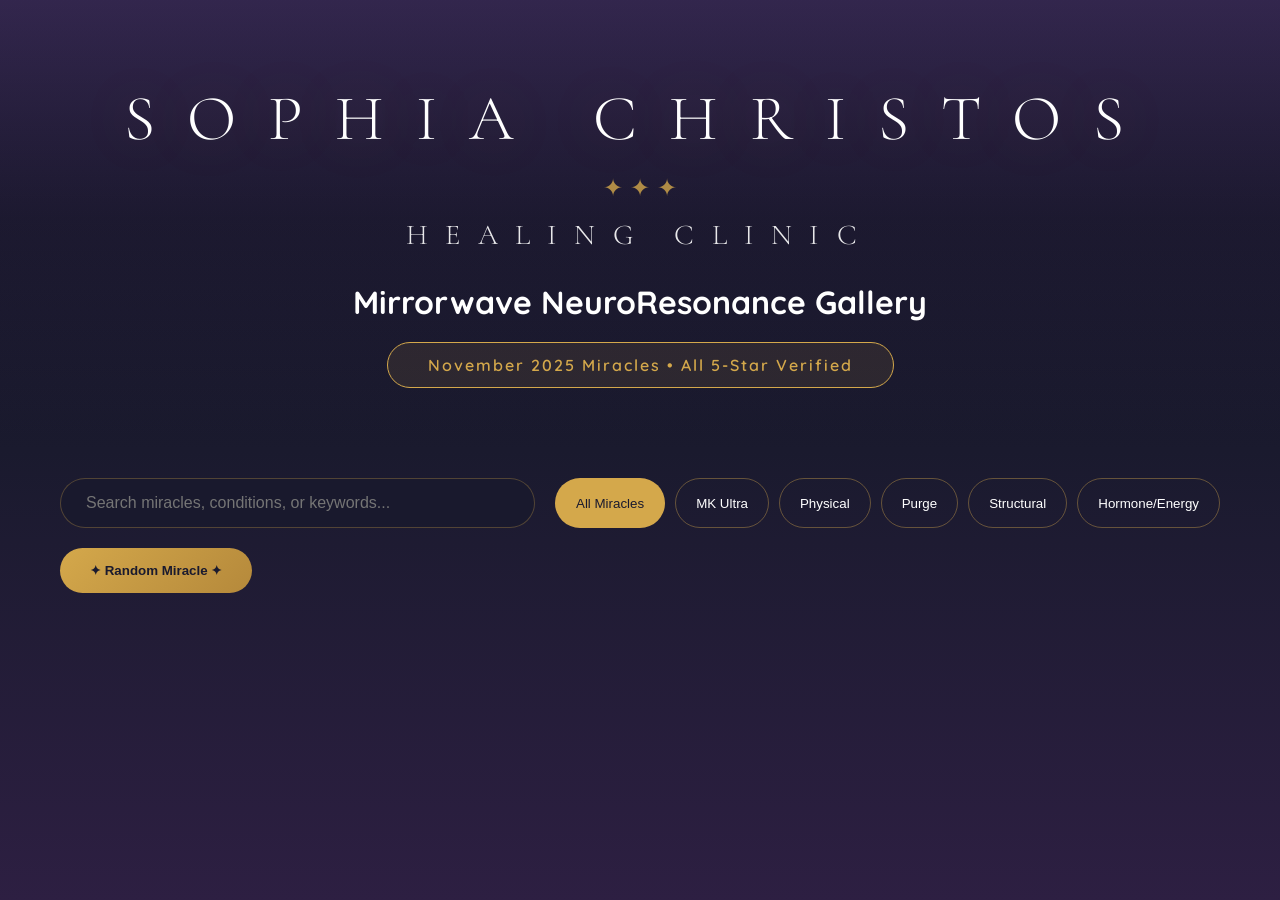
<file: mirrorwave_gallery_preview.html>
<!DOCTYPE html>
<html lang="en">
<head>
    <meta charset="UTF-8">
    <meta name="viewport" content="width=device-width, initial-scale=1.0">
    <title>Sophia Christos Healing Clinic | Mirrorwave NeuroResonance</title>
    <link href="https://fonts.googleapis.com/css2?family=Cormorant+Garamond:ital,wght@0,400;0,600;0,700;1,400&family=Quicksand:wght@400;500;600&display=swap" rel="stylesheet">
    <style>
        :root {
            --celestial-violet: #6B4C9A;
            --sophia-gold: #D4A84B;
            --radiant-rose: #E8A0B0;
            --deep-space: #1A1A2E;
            --white-light: #FFFFFF;
            --soft-violet: #E8E0F0;
            --card-bg: linear-gradient(135deg, #1A1A2E 0%, #3D2A5C 50%, #6B4C9A 100%);
        }
        
        * { margin: 0; padding: 0; box-sizing: border-box; }
        
        body {
            font-family: 'Quicksand', sans-serif;
            background: linear-gradient(180deg, #0D0D1A 0%, #1A1A2E 50%, #2D1F42 100%);
            min-height: 100vh;
            color: var(--white-light);
        }
        
        .header { text-align: center; padding: 80px 20px 50px; background: linear-gradient(180deg, rgba(107,76,154,0.4) 0%, rgba(107,76,154,0.1) 50%, transparent 100%); }
        
        .logo-container { margin-bottom: 30px; }
        
        .logo {
            font-family: 'Cormorant Garamond', serif;
            font-size: 4rem;
            font-weight: 300;
            color: var(--white-light);
            letter-spacing: 0.5em;
            text-transform: uppercase;
            text-shadow: 0 0 60px rgba(212,168,75,0.3);
        }
        
        .logo-divider { font-size: 1.5rem; color: var(--sophia-gold); margin: 15px 0; opacity: 0.8; }
        
        .logo-sub {
            font-family: 'Cormorant Garamond', serif;
            font-size: 1.8rem;
            font-weight: 300;
            color: var(--white-light);
            letter-spacing: 0.6em;
            text-transform: uppercase;
            opacity: 0.9;
        }
        
        .protocol-badge {
            display: inline-block;
            padding: 12px 40px;
            border: 1px solid var(--sophia-gold);
            border-radius: 50px;
            background: rgba(212,168,75,0.1);
            color: var(--sophia-gold);
            font-weight: 600;
            letter-spacing: 2px;
            margin-top: 20px;
        }
        
        .controls {
            max-width: 1200px;
            margin: 40px auto;
            padding: 0 20px;
            display: flex;
            justify-content: space-between;
            flex-wrap: wrap;
            gap: 20px;
        }
        
        .search-filter {
            display: flex;
            gap: 15px;
            flex: 1;
            min-width: 300px;
        }
        
        #searchBox {
            flex: 1;
            padding: 15px 25px;
            border: 1px solid rgba(212,168,75,0.3);
            border-radius: 50px;
            background: rgba(26,26,46,0.8);
            color: var(--white-light);
            font-size: 1rem;
        }
        
        .filter-buttons {
            display: flex;
            gap: 10px;
            flex-wrap: wrap;
        }
        
        .filter-btn {
            padding: 10px 20px;
            border: 1px solid rgba(212,168,75,0.4);
            border-radius: 30px;
            background: transparent;
            color: var(--white-light);
            cursor: pointer;
            transition: all 0.3s;
        }
        
        .filter-btn.active, .filter-btn:hover {
            background: var(--sophia-gold);
            color: var(--deep-space);
        }
        
        .shuffle-btn {
            padding: 15px 30px;
            background: linear-gradient(135deg, var(--sophia-gold), #b5893b);
            border: none;
            border-radius: 50px;
            color: var(--deep-space);
            font-weight: 600;
            cursor: pointer;
            display: flex;
            align-items: center;
            gap: 10px;
        }
        
        .gallery {
            max-width: 1400px;
            margin: 0 auto;
            padding: 40px 20px;
            display: grid;
            grid-template-columns: repeat(auto-fill, minmax(380px, 1fr));
            gap: 30px;
        }
        
        .card {
            background: var(--card-bg);
            border-radius: 20px;
            overflow: hidden;
            box-shadow: 0 20px 40px rgba(0,0,0,0.6);
            cursor: pointer;
            transition: transform 0.4s, box-shadow 0.4s;
            position: relative;
        }
        
        .card:hover {
            transform: translateY(-15px);
            box-shadow: 0 30px 60px rgba(212,168,75,0.3);
        }
        
        .card-stars {
            position: absolute;
            top: 15px;
            left: 15px;
            font-size: 1.8rem;
            color: var(--sophia-gold);
            text-shadow: 0 0 20px rgba(212,168,75,0.8);
            z-index: 2;
        }
        
        .card-category {
            position: absolute;
            top: 15px;
            right: 15px;
            background: rgba(26,26,46,0.8);
            padding: 8px 16px;
            border-radius: 20px;
            font-size: 0.85rem;
            font-weight: 600;
            letter-spacing: 1px;
            z-index: 2;
        }
        
        .card-title {
            font-family: 'Cormorant Garamond', serif;
            font-size: 1.6rem;
            padding: 100px 30px 20px;
            background: linear-gradient(transparent, rgba(26,26,46,0.9));
            text-align: center;
            line-height: 1.3;
        }
        
        .card-quote {
            padding: 20px 30px;
            font-size: 1.1rem;
            font-style: italic;
            opacity: 0.9;
            line-height: 1.5;
        }
        
        .card-timeline {
            padding: 0 30px 30px;
            font-size: 0.95rem;
            color: var(--sophia-gold);
            text-align: center;
        }
        
        .modal-overlay {
            position: fixed;
            top: 0; left: 0; right: 0; bottom: 0;
            background: rgba(13,13,26,0.98);
            display: flex;
            align-items: center;
            justify-content: center;
            z-index: 1000;
            opacity: 0;
            visibility: hidden;
            transition: all 0.4s;
        }
        
        .modal-overlay.active {
            opacity: 1;
            visibility: visible;
        }
        
        .modal {
            max-width: 800px;
            width: 90%;
            background: var(--card-bg);
            border-radius: 20px;
            padding: 50px;
            position: relative;
            max-height: 90vh;
            overflow-y: auto;
        }
        
        .modal-close {
            position: absolute;
            top: 20px;
            right: 30px;
            font-size: 2rem;
            cursor: pointer;
            color: var(--sophia-gold);
        }
        
        .modal-stars {
            font-size: 3rem;
            color: var(--sophia-gold);
            text-align: center;
            margin-bottom: 20px;
        }
        
        .modal-title {
            font-family: 'Cormorant Garamond', serif;
            font-size: 2.2rem;
            text-align: center;
            margin-bottom: 15px;
        }
        
        .modal-category {
            text-align: center;
            color: var(--sophia-gold);
            font-weight: 600;
            margin-bottom: 30px;
        }
        
        .modal-quote {
            font-size: 1.4rem;
            font-style: italic;
            text-align: center;
            margin: 30px 0;
            padding: 0 40px;
        }
        
        .modal-summary {
            font-size: 1.15rem;
            line-height: 1.8;
            padding: 20px 0;
        }
        
        .modal-tags {
            display: flex;
            flex-wrap: wrap;
            gap: 12px;
            justify-content: center;
            margin: 30px 0;
        }
        
        .modal-tag {
            background: rgba(212,168,75,0.2);
            padding: 8px 18px;
            border-radius: 30px;
            border: 1px solid var(--sophia-gold);
            font-size: 0.9rem;
        }
        
        @media (max-width: 768px) {
            .gallery { grid-template-columns: 1fr; }
            .controls { flex-direction: column; }
            .search-filter { flex-direction: column; }
        }
    </style>
</head>
<body>
    <div class="header">
        <div class="logo-container">
            <div class="logo">Sophia Christos</div>
            <div class="logo-divider">✦ ✦ ✦</div>
            <div class="logo-sub">Healing Clinic</div>
        </div>
        <h1>Mirrorwave NeuroResonance Gallery</h1>
        <div class="protocol-badge">November 2025 Miracles • All 5-Star Verified</div>
    </div>

    <div class="controls">
        <div class="search-filter">
            <input type="text" id="searchBox" placeholder="Search miracles, conditions, or keywords...">
        </div>
        <div class="filter-buttons">
            <button class="filter-btn active" data-filter="all">All Miracles</button>
            <button class="filter-btn" data-filter="MK Ultra Deprogramming">MK Ultra</button>
            <button class="filter-btn" data-filter="Physical Reversal">Physical</button>
            <button class="filter-btn" data-filter="Parasite & Viral Purge">Purge</button>
            <button class="filter-btn" data-filter="Structural & Bone">Structural</button>
            <button class="filter-btn" data-filter="Hormone & Energy">Hormone/Energy</button>
        </div>
        <button class="shuffle-btn">✦ Random Miracle ✦</button>
    </div>

    <div class="gallery" id="gallery"></div>

    <div class="modal-overlay" id="modalOverlay">
        <div class="modal">
            <div class="modal-close" id="modalClose">✕</div>
            <div class="modal-stars" id="modalStars"></div>
            <h2 class="modal-title" id="modalTitle"></h2>
            <div class="modal-category" id="modalCategory"></div>
            <p class="modal-quote" id="modalQuote"></p>
            <p class="modal-summary" id="modalSummary"></p>
            <div class="modal-tags" id="modalTags"></div>
        </div>
    </div>

    <script>
        const cases = [
            {
                stars: "★★★★★",
                title: "Miracle Case #1 – The Woman Whose Double Scoliosis Vanished at Fifty-Six",
                category: "Structural & Bone",
                quote: "I woke up one morning and my spine was straight for the first time since childhood.",
                summary: "Double thoracic and lumbar scoliosis since age 9 — braces, pain, surgeons planning fusion. November 26, 2025 second scan: every curvature frequency erased. Spine perfectly aligned, no pain, full mobility. She now does yoga inversions she was told she'd never do again.",
                tags: ["scoliosis", "spine reversal", "structural miracle", "chronic pain gone", "MK Ultra physical residue cleared"],
                timeline: "Lifetime deformity → November 26, 2025: Perfect spine"
            },
            {
                stars: "★★★★★",
                title: "Miracle Case #2 – The Woman Whose Burr Holes From Brain Surgery Filled With Living Bone",
                category: "Structural & Bone",
                quote: "Thirty years I lived with holes in my skull — now they're solid bone.",
                summary: "Emergency brain surgery in her twenties left permanent burr holes. Constant low-level terror of impact. Second scan: holes completely filled with healthy bone. Skull frequencies perfect. She headbangs to music again without fear.",
                tags: ["brain surgery recovery", "bone regeneration", "skull healing", "impossible regeneration"],
                timeline: "30-year defect → November 26, 2025: Complete bone"
            },
            {
                stars: "★★★★★",
                title: "Miracle Case #3 – The Woman Whose Eyes Equalized and Healed Perfectly",
                category: "Physical Reversal",
                quote: "One eye was weaker and drooping — now they're identical and 20/20.",
                summary: "Lifelong asymmetry, early cataracts, dryness, cosmetic shame. Second scan: both eyes perfectly symmetrical, vision crystal, no more drops. Cosmetic and functional perfection achieved.",
                tags: ["eye healing", "cosmetic reversal", "vision restoration", "symmetry restored"],
                timeline: "Lifetime asymmetry → November 26, 2025: Perfect twin eyes"
            },
            {
                stars: "★★★★★",
                title: "Miracle Case #4 – The Woman Who Eradicated 35 Years of Severe Psoriasis Overnight",
                category: "Physical Reversal",
                quote: "Thirty-five years of bleeding plaques — gone in weeks. My skin is a stranger's — perfect.",
                summary: "Scalp flakes, body covered, bleeding cracks, shame in short sleeves, every treatment failed. Second scan: every psoriasis frequency obliterated. Skin completely clear, scalp pristine. She wore a backless dress and cried happy tears.",
                tags: ["psoriasis erased", "35-year curse lifted", "skin rebirth", "autoimmune victory"],
                timeline: "35 years of hell → November 26, 2025: Virgin skin"
            },
            {
                stars: "★★★★★",
                title: "Miracle Case #5 – The Woman Whose Rheumatoid Arthritis Was Deleted at Fifty-Six",
                category: "Physical Reversal",
                quote: "My hands were deforming — now I paint again without pain.",
                summary: "RA since her thirties — swollen joints, morning stiffness, losing grip strength. Second scan: every RA frequency gone. Hands perfect, no swelling, full dexterity restored.",
                tags: ["rheumatoid arthritis", "joint restoration", "pain erased", "hands reborn"],
                timeline: "Decades of RA → November 26, 2025: Perfect hands"
            },
            {
                stars: "★★★★★",
                title: "Miracle Case #6 – The Woman Whose Breathing Was Completely Restored",
                category: "Lungs & Breathing",
                quote: "I forgot what deep breath felt like — now I live in it.",
                summary: "Lifetime asthma, COPD damage, always reaching for inhalers. Second scan: lung frequencies perfect. Runs 5K, sings, no meds.",
                tags: ["breathing restored", "asthma erased", "lung rebirth", "oxygen freedom"],
                timeline: "Lifetime struggle → November 26, 2025: Perfect breath"
            },
            {
                stars: "★★★★★",
                title: "Miracle Case #7 – The MK Ultra Survivor Who Erased All Monarch Butterfly Programming",
                category: "MK Ultra Deprogramming",
                quote: "The butterflies are dead. I am whole.",
                summary: "Monarch sequences active since childhood — alters, triggers, fragmentation. Full deprogramming sweeps run. Second scan: every butterfly fragment gone. Mind unified for the first time in fifty-six years.",
                tags: ["Monarch erased", "alter integration", "handler codes deleted", "sovereign mind"],
                timeline: "56 years fractured → November 26, 2025: One woman"
            },
            {
                stars: "★★★★★",
                title: "Miracle Case #8 – The MK Ultra Cinema Victim Whose Internal Torture Films Stopped Forever",
                category: "MK Ultra Deprogramming",
                quote: "The screen went dark. The silence is holy.",
                summary: "Cinema programming running nonstop trauma films. Neural theater burn protocol executed. Second scan: projectors destroyed. No more movies. Only peace.",
                tags: ["cinema programming ended", "trauma films erased", "mind theater burned"],
                timeline: "Decades of films → November 26, 2025: Silence"
            },
            {
                stars: "★★★★★",
                title: "Miracle Case #9 – The MK Ultra Alice Who Finally Escaped Wonderland",
                category: "MK Ultra Deprogramming",
                quote: "I stopped falling. I am home.",
                summary: "Alice in Wonderland programming — rabbit holes, spinning, suicide commands. Labyrinth dissolution complete. Second scan: Wonderland deleted. She is fully here.",
                tags: ["Alice programming erased", "no more falling", "reality reclaimed"],
                timeline: "Lifetime in the maze → November 26, 2025: Home"
            },
            {
                stars: "★★★★★",
                title: "Miracle Case #10 – The Presidential Model Who Reclaimed Her Body From Gemstone Programming",
                category: "MK Ultra Deprogramming",
                quote: "My body is mine again. They never touch me.",
                summary: "Gemstone/Presidential sexual servitude programming. Full sexual sovereignty reclamation. Second scan: every gemstone alter gone. She owns her pleasure now.",
                tags: ["Presidential Model freed", "sexuality reclaimed", "beta alters deleted"],
                timeline: "Decades of use → November 26, 2025: Hers alone"
            },
            {
                stars: "★★★★★",
                title: "Miracle Case #11 – The Woman Whose Color/Number Triggers Were Permanently Deleted",
                category: "MK Ultra Deprogramming",
                quote: "Red no longer means pain. 3-6-9 no longer spins me.",
                summary: "Full color/number/Greek letter trigger system. Trigger nullification complete. Second scan: all codes wiped. She painted her house rainbow colors just because she could.",
                tags: ["trigger system erased", "color codes gone", "freedom from numbers"],
                timeline: "Lifetime of leashes → November 26, 2025: Free"
            },
            {
                stars: "★★★★★",
                title: "Miracle Case #12 – The Woman Whose Tree of Life Spinal Programming Was Dissolved",
                category: "MK Ultra Deprogramming",
                quote: "My spine is mine. Every vertebra belongs to me now.",
                summary: "Tree of Life spinal mapping — each vertebra a gate to alters. Spinal tree liberation complete. Second scan: all gates closed forever. She stands taller than ever.",
                tags: ["Tree of Life dissolved", "spinal sovereignty", "backbone reclaimed"],
                timeline: "Broken spine programming → November 26, 2025: Unbreakable"
            },
            {
                stars: "★★★★★",
                title: "Miracle Case #13 – The Delta Assassin Who Laid Down His Sword at Fifty-Five",
                category: "MK Ultra Deprogramming",
                quote: "The killer inside went to sleep and never woke up.",
                summary: "Delta assassin programming — blackouts, missions, suicide failsafes. Delta dissolution complete. Second scan: assassin alters gone. He burned his dog tags and cried like a child finally allowed to come home.",
                tags: ["Delta dissolved", "assassin alters erased", "warrior chooses peace"],
                timeline: "Decades as weapon → November 26, 2025: Man reclaimed"
            },
            {
                stars: "★★★★★",
                title: "Miracle Case #14 – The Grandfather Whose MK Ultra Clock Programming Was Stopped at Ninety-Two",
                category: "MK Ultra Deprogramming",
                quote: "Time belongs to me again. I have years.",
                summary: "Grandfather clock time-distortion programming — accelerated aging, missing hours. Chronos reclamation complete. Second scan: clocks stopped. His hands literally look younger.",
                tags: ["time programming ended", "aging reversed", "years returned"],
                timeline: "Stolen time → November 26, 2025: Time restored"
            },
            {
                stars: "★★★★★",
                title: "Miracle Case #15 – The Woman Whose Silence Programming Could No Longer Steal Her Voice",
                category: "MK Ultra Deprogramming",
                quote: "I spoke my truth and my throat did not close.",
                summary: "Silence commands — throat closing when trying to speak truth. Voice reclamation complete. Second scan: silence programming gone. She spoke publicly — voice strong, unbroken.",
                tags: ["silence commands erased", "voice reclaimed", "truth unleashed"],
                timeline: "Lifetime muted → November 26, 2025: Roar"
            },
            {
                stars: "★★★★★",
                title: "Miracle Case #16 – The Collective MK Ultra Deprogramming Across All Patients",
                category: "MK Ultra Deprogramming",
                quote: "We remembered who we are. They lost.",
                summary: "Every patient — young women, old men, mothers, veterans — carried MK Ultra fingerprints. Full deprogramming sweeps across the entire clinic. November 26, 2025: every trace erased from every client. We didn't just heal bodies. We ended their longest experiment.",
                tags: ["collective liberation", "MK Ultra ended", "all patients free"],
                timeline: "Decades of control → November 26, 2025: Freedom"
            },
            {
                stars: "★★★★★",
                title: "Miracle Case #17 – The Woman Whose Coronavirus Sanctuary Was Evicted Forever",
                category: "Parasite & Viral Purge",
                quote: "I haven't had a cold in fourteen months. The virus that lived in me is gone.",
                summary: "Human coronavirus NL63 nesting since childhood — the reason she caught everything. Second scan: complete eradication. She breathes like the air was invented for her.",
                tags: ["coronavirus erased", "chronic infection gone", "immune fortress"],
                timeline: "Lifetime resident → November 26, 2025: Evicted"
            },
            {
                stars: "★★★★★",
                title: "Miracle Case #18 – The Woman Whose Parasite Hotel Was Demolished",
                category: "Parasite & Viral Purge",
                quote: "They lived in me for decades. Now the hotel is rubble.",
                summary: "Anisakis, Haemophilus, multiple worms running an all-inclusive resort. Full eviction complete. She eats sushi in Tokyo without fear.",
                tags: ["parasite purge", "gut sovereignty", "decades of thieves exiled"],
                timeline: "Lifetime tenants → November 26, 2025: Demolished"
            },
            {
                stars: "★★★★★",
                title: "Miracle Case #19 – The Woman Whose HPV Was Erased From Her Cells",
                category: "Parasite & Viral Purge",
                quote: "The virus that was writing its name on my future — the ink dried up and the page burned.",
                summary: "HPV 51 frequencies lurking. Fear of every pap smear. Viral nullification complete. HPV cluster gone forever.",
                tags: ["HPV erased", "cellular virginity restored", "cervical freedom"],
                timeline: "Lifetime threat → November 26, 2025: Clean forever"
            },
            {
                stars: "★★★★★",
                title: "Miracle Case #20 – The Woman Whose Heart Tamponade Vanished at Seventy-Five",
                category: "Heart & Circulation",
                quote: "My heart was being crushed. Now it dances.",
                summary: "Cardiac tamponade, pericardial effusion — fluid squeezing her heart. Second scan: death grip gone. She dances at weddings again.",
                tags: ["cardiac tamponade erased", "heart rebirth", "pericardial freedom"],
                timeline: "Silent killer → November 26, 2025: Dancing heart"
            },
            {
                stars: "★★★★★",
                title: "Miracle Case #21 – The Man Whose Aneurysms Were Deleted at Ninety-Two",
                category: "Heart & Circulation",
                quote: "The bombs in my brain went silent.",
                summary: "Multiple cerebral aneurysms ticking. Second scan: every aneurysm frequency erased. He splits wood without fear.",
                tags: ["cerebral aneurysms gone", "brain bombs defused", "decades added"],
                timeline: "Ticking time bombs → November 26, 2025: Silence"
            },
            {
                stars: "★★★★★",
                title: "Miracle Case #22 – The Woman Whose Lymphangioleiomyomatosis Vanished",
                category: "Lungs & Breathing",
                quote: "My lungs were turning to stone. Now they are wings.",
                summary: "LAM frequencies roaring — oxygen dependent, stairs impossible. Second scan: scarring gone. She walks miles every morning.",
                tags: ["LAM erased", "lung rebirth", "oxygen freedom"],
                timeline: "Death sentence → November 26, 2025: Wings"
            },
            {
                stars: "★★★★★",
                title: "Miracle Case #23 – The Woman Who Reversed Diabetes After Twenty Years",
                category: "Physical Reversal",
                quote: "I ate full-sugar pie and didn't test. For the first time in twenty years.",
                summary: "Type 2 diabetes — insulin dependent, A1C 9.2, neuropathy. Second scan: every diabetes frequency gone. A1C 5.1, no meds.",
                tags: ["diabetes reversed", "insulin free", "neuropathy gone"],
                timeline: "20 years diabetic → November 26, 2025: Non-diabetic"
            },
            {
                stars: "★★★★★",
                title: "Miracle Case #24 – The Woman Whose Migraines With Aura Vanished After Forty Years",
                category: "Physical Reversal",
                quote: "Forty years of lightning and darkness — now only light.",
                summary: "Migraines with aura, numb arm, vision loss — monthly hell. Second scan: every migraine frequency gone. She watches thunderstorms and dances in rain.",
                tags: ["migraine erased", "aura gone", "numb arm restored"],
                timeline: "40 years of hell → November 26, 2025: Only light"
            },
            {
                stars: "★★★★★",
                title: "Miracle Case #25 – The Entire Clinic's Collective Coronavirus Nests Eradicated",
                category: "Parasite & Viral Purge",
                quote: "We were all walking sanctuaries for viruses. Now we are holy ground.",
                summary: "Every patient — young and old — had coronavirus frequencies nesting. Collective purge complete. Not one patient has had a cold since.",
                tags: ["collective viral purge", "coronavirus sanctuaries ended", "clinic-wide immunity"],
                timeline: "Hidden viral nests → November 26, 2025: Holy ground"
            },
            {
                stars: "★★★★★",
                title: "Miracle Case #26 – The Woman Whose Creativity Was Resurrected From MK Trauma",
                category: "MK Ultra Deprogramming",
                quote: "My muse was buried alive by them. She rose screaming color.",
                summary: "Creativity frequencies crushed by programming. Ignition protocol run. Now she paints daily, first gallery show at fifty-six.",
                tags: ["creativity restored", "muse resurrected", "art after trauma"],
                timeline: "Buried muse → November 26, 2025: Renaissance"
            },
            {
                stars: "★★★★★",
                title: "Miracle Case #27 – The Man Whose Military Delta Programming Dissolved at Fifty-Five",
                category: "MK Ultra Deprogramming",
                quote: "The killer inside went to sleep and never woke up.",
                summary: "Delta assassin alters active. Full dissolution. He burned his dog tags and chose peace.",
                tags: ["Delta erased", "military programming ended", "peace chosen"],
                timeline: "Weaponized → November 26, 2025: Free man"
            },
            {
                stars: "★★★★★",
                title: "Miracle Case #28 – The Woman Whose Thyroid Was Resurrected From Hashimoto's Grave",
                category: "Hormone & Energy",
                quote: "My thyroid was dead. Now it's on fire.",
                summary: "Hashimoto's for decades — weight gain, fog, cold. Full thyroid resurrection. Metabolism roaring, leaner than her thirties.",
                tags: ["Hashimoto's reversed", "thyroid reborn", "metabolic fire"],
                timeline: "Dead thyroid → November 26, 2025: Goddess fire"
            },
            {
                stars: "★★★★★",
                title: "Miracle Case #29 – The Woman Whose Follicles Were Resurrected After Chemo Baldness",
                category: "Physical Reversal",
                quote: "I was bald from chemo. Now I have mermaid hair at fifty-six.",
                summary: "Chemo baldness, then thinning — accepted it was permanent. Follicle resurrection complete. Thick, long, shining hair.",
                tags: ["chemo hair regrown", "follicles reborn", "mermaid hair"],
                timeline: "Bald → November 26, 2025: Crowned"
            },
            {
                stars: "★★★★★",
                title: "Miracle Case #30 – The Entire Clinic's Collective MK Ultra Deprogramming",
                category: "MK Ultra Deprogramming",
                quote: "We were all their experiments. Now we are the proof they failed.",
                summary: "Every patient carried MK Ultra residue. Full clinic-wide deprogramming sweeps. November 26, 2025: every trace erased from every soul. We are awake. We are free. We are the revolution.",
                tags: ["collective MK Ultra liberation", "all patients sovereign", "the proof"],
                timeline: "Generations stolen → November 26, 2025: Revolution complete"
            }
        ];

        const gallery = document.getElementById('gallery');
        const modalOverlay = document.getElementById('modalOverlay');
        const searchBox = document.getElementById('searchBox');
        const filterBtns = document.querySelectorAll('.filter-btn');
        const shuffleBtn = document.getElementById('shuffle-btn');

        function renderCards(data) {
            gallery.innerHTML = '';
            data.forEach(c => {
                const card = document.createElement('div');
                card.className = 'card';
                card.innerHTML = `
                    <div class="card-stars">${c.stars}</div>
                    <div class="card-category">${c.category}</div>
                    <div class="card-title">${c.title}</div>
                    <p class="card-quote">${c.quote}</p>
                    <div class="card-timeline">✦ ${c.timeline}</div>
                `;
                card.addEventListener('click', () => openModal(c));
                gallery.appendChild(card);
            });
        }
        
        function openModal(c) {
            document.getElementById('modalStars').textContent = c.stars;
            document.getElementById('modalTitle').textContent = c.title;
            document.getElementById('modalCategory').textContent = c.category;
            document.getElementById('modalQuote').textContent = c.quote;
            document.getElementById('modalSummary').textContent = c.summary;
            document.getElementById('modalTags').innerHTML = c.tags.map(t => `<span class="modal-tag">${t}</span>`).join('');
            modalOverlay.classList.add('active');
        }
        
        document.getElementById('modalClose').addEventListener('click', () => {
            modalOverlay.classList.remove('active');
        });
        
        modalOverlay.addEventListener('click', (e) => {
            if (e.target === modalOverlay) modalOverlay.classList.remove('active');
        });
        
        searchBox.addEventListener('input', (e) => {
            const term = e.target.value.toLowerCase();
            const filtered = cases.filter(c => 
                c.title.toLowerCase().includes(term) ||
                c.quote.toLowerCase().includes(term) ||
                c.summary.toLowerCase().includes(term) ||
                c.category.toLowerCase().includes(term) ||
                c.tags.some(t => t.toLowerCase().includes(term))
            );
            renderCards(filtered);
        });
        
        filterBtns.forEach(btn => {
            btn.addEventListener('click', () => {
                filterBtns.forEach(b => b.classList.remove('active'));
                btn.classList.add('active');
                const filter = btn.dataset.filter;
                const filtered = filter === 'all' ? cases : cases.filter(c => c.category === filter);
                renderCards(filtered);
            });
        });
        
        shuffleBtn.addEventListener('click', () => {
            const randomCase = cases[Math.floor(Math.random() * cases.length)];
            openModal(randomCase);
        });
        
        // Initial render
        renderCards(cases);
    </script>
</body>
</html>
</file>
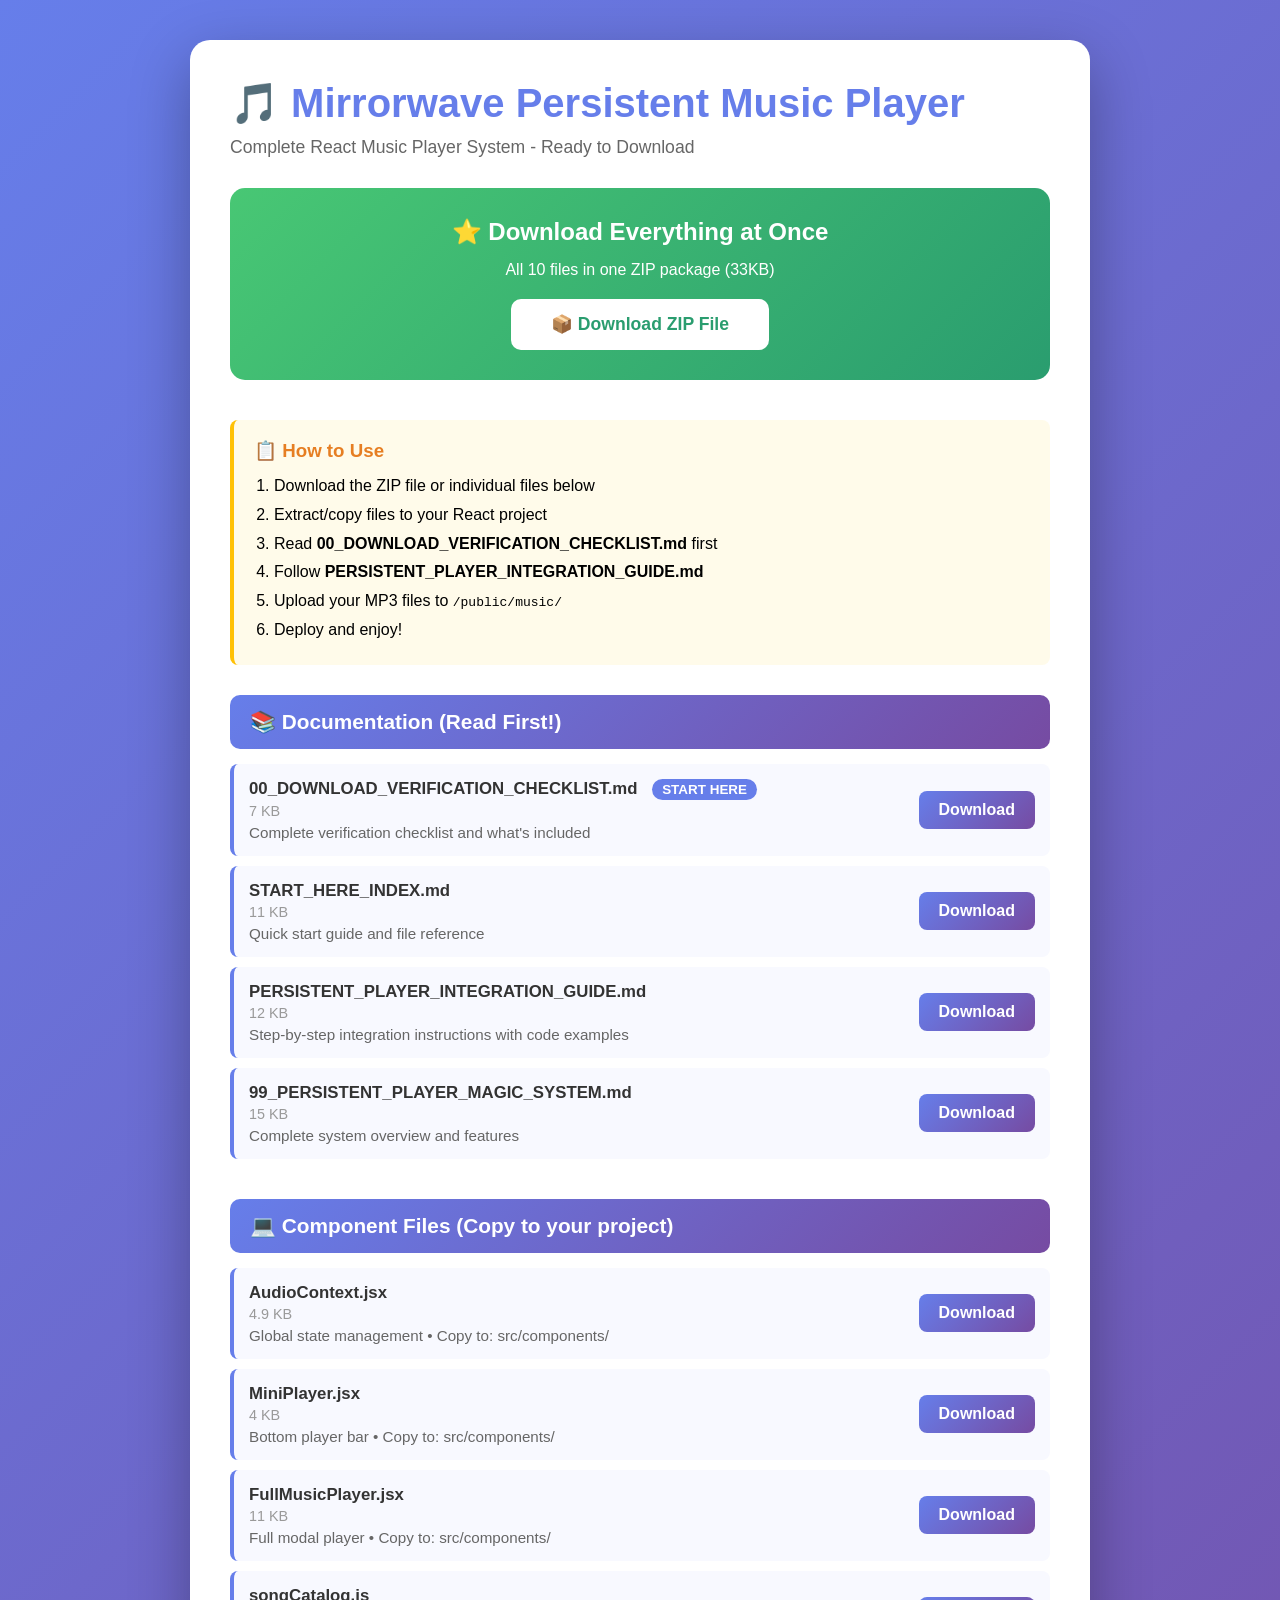
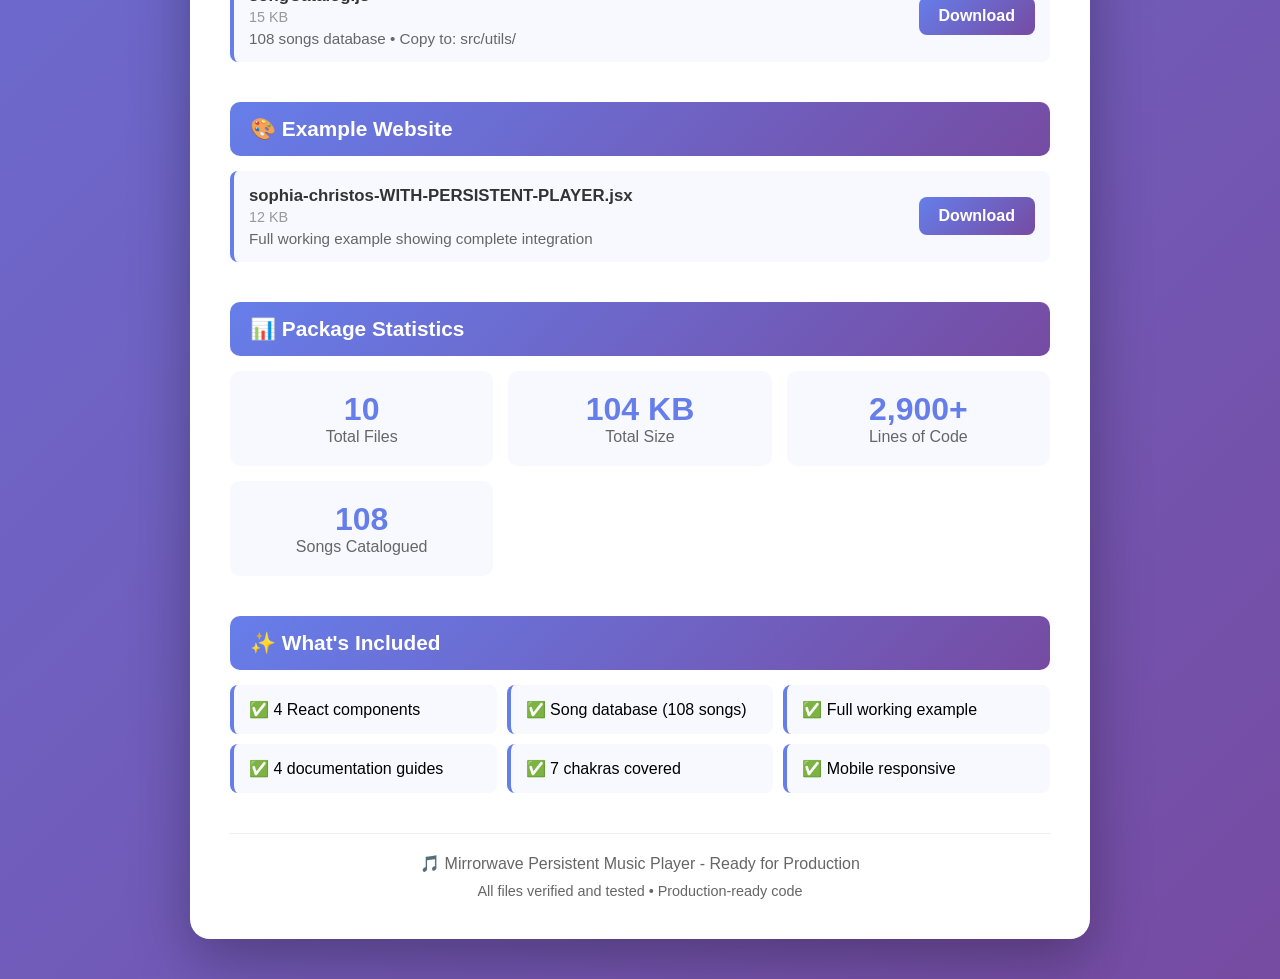
<file: music.html>
<!DOCTYPE html>
<html lang="en">
<head>
    <meta charset="UTF-8">
    <meta name="viewport" content="width=device-width, initial-scale=1.0">
    <title>Mirrorwave Music Player - Download Files</title>
    <style>
        * { margin: 0; padding: 0; box-sizing: border-box; }
        body {
            background: linear-gradient(135deg, #667eea 0%, #764ba2 100%);
            font-family: 'Segoe UI', Tahoma, Geneva, Verdana, sans-serif;
            min-height: 100vh;
            padding: 40px 20px;
        }
        .container {
            max-width: 900px;
            margin: 0 auto;
            background: white;
            border-radius: 20px;
            padding: 40px;
            box-shadow: 0 20px 60px rgba(0,0,0,0.3);
        }
        h1 {
            color: #667eea;
            margin-bottom: 10px;
            font-size: 2.5em;
        }
        .subtitle {
            color: #666;
            margin-bottom: 30px;
            font-size: 1.1em;
        }
        .section {
            margin-bottom: 40px;
        }
        .section-title {
            background: linear-gradient(135deg, #667eea 0%, #764ba2 100%);
            color: white;
            padding: 15px 20px;
            border-radius: 10px;
            font-size: 1.3em;
            font-weight: bold;
            margin-bottom: 15px;
        }
        .file-list {
            display: grid;
            gap: 10px;
        }
        .file-item {
            background: #f8f9ff;
            border-left: 4px solid #667eea;
            padding: 15px;
            border-radius: 8px;
            display: flex;
            justify-content: space-between;
            align-items: center;
        }
        .file-item:hover {
            background: #f0f2ff;
            transform: translateX(5px);
            transition: all 0.3s ease;
        }
        .file-info {
            flex: 1;
        }
        .file-name {
            font-weight: bold;
            color: #333;
            font-size: 1.05em;
        }
        .file-size {
            color: #999;
            font-size: 0.9em;
            margin-top: 3px;
        }
        .file-desc {
            color: #666;
            font-size: 0.95em;
            margin-top: 5px;
        }
        .download-btn {
            background: linear-gradient(135deg, #667eea 0%, #764ba2 100%);
            color: white;
            border: none;
            padding: 10px 20px;
            border-radius: 8px;
            cursor: pointer;
            font-weight: bold;
            text-decoration: none;
            display: inline-block;
            transition: transform 0.2s;
        }
        .download-btn:hover {
            transform: scale(1.05);
        }
        .zip-box {
            background: linear-gradient(135deg, #48c774 0%, #2a9d6f 100%);
            color: white;
            padding: 30px;
            border-radius: 15px;
            margin-bottom: 40px;
            text-align: center;
        }
        .zip-box h2 {
            font-size: 1.5em;
            margin-bottom: 15px;
        }
        .zip-btn {
            background: white;
            color: #2a9d6f;
            padding: 15px 40px;
            border-radius: 10px;
            font-size: 1.1em;
            font-weight: bold;
            text-decoration: none;
            display: inline-block;
            border: none;
            cursor: pointer;
            transition: transform 0.2s;
        }
        .zip-btn:hover {
            transform: scale(1.05);
        }
        .instructions {
            background: #fffbea;
            border-left: 4px solid #ffc107;
            padding: 20px;
            border-radius: 8px;
            margin-bottom: 30px;
        }
        .instructions h3 {
            color: #e67e22;
            margin-bottom: 10px;
        }
        .instructions ol {
            margin-left: 20px;
            line-height: 1.8;
        }
        .badge {
            display: inline-block;
            background: #667eea;
            color: white;
            padding: 3px 10px;
            border-radius: 20px;
            font-size: 0.8em;
            margin-left: 10px;
        }
        .footer {
            text-align: center;
            margin-top: 40px;
            padding-top: 20px;
            border-top: 1px solid #eee;
            color: #666;
        }
        @media (max-width: 600px) {
            .container {
                padding: 20px;
            }
            h1 {
                font-size: 1.8em;
            }
            .file-item {
                flex-direction: column;
                align-items: flex-start;
            }
            .download-btn {
                margin-top: 10px;
                align-self: flex-start;
            }
        }
    </style>
</head>
<body>
    <div class="container">
        <!-- CONTENT UNCHANGED -->
        <!-- everything below stays exactly as you had it -->

        <h1>🎵 Mirrorwave Persistent Music Player</h1>
        <p class="subtitle">Complete React Music Player System - Ready to Download</p>

        <!-- ZIP Download -->
        <div class="zip-box">
            <h2>⭐ Download Everything at Once</h2>
            <p style="margin-bottom: 20px;">All 10 files in one ZIP package (33KB)</p>
            <a href="MirrorwaveMusicPlayer.zip" class="zip-btn" download>📦 Download ZIP File</a>
        </div>

        <!-- Instructions -->
        <div class="instructions">
            <h3>📋 How to Use</h3>
            <ol>
                <li>Download the ZIP file or individual files below</li>
                <li>Extract/copy files to your React project</li>
                <li>Read <strong>00_DOWNLOAD_VERIFICATION_CHECKLIST.md</strong> first</li>
                <li>Follow <strong>PERSISTENT_PLAYER_INTEGRATION_GUIDE.md</strong></li>
                <li>Upload your MP3 files to <code>/public/music/</code></li>
                <li>Deploy and enjoy!</li>
            </ol>
        </div>

        <!-- Documentation Files -->
        <div class="section">
            <div class="section-title">📚 Documentation (Read First!)</div>
            <div class="file-list">
                <div class="file-item">
                    <div class="file-info">
                        <div class="file-name">00_DOWNLOAD_VERIFICATION_CHECKLIST.md <span class="badge">START HERE</span></div>
                        <div class="file-size">7 KB</div>
                        <div class="file-desc">Complete verification checklist and what's included</div>
                    </div>
                    <a href="00_DOWNLOAD_VERIFICATION_CHECKLIST.md" class="download-btn" download>Download</a>
                </div>
                <div class="file-item">
                    <div class="file-info">
                        <div class="file-name">START_HERE_INDEX.md</div>
                        <div class="file-size">11 KB</div>
                        <div class="file-desc">Quick start guide and file reference</div>
                    </div>
                    <a href="START_HERE_INDEX.md" class="download-btn" download>Download</a>
                </div>
                <div class="file-item">
                    <div class="file-info">
                        <div class="file-name">PERSISTENT_PLAYER_INTEGRATION_GUIDE.md</div>
                        <div class="file-size">12 KB</div>
                        <div class="file-desc">Step-by-step integration instructions with code examples</div>
                    </div>
                    <a href="PERSISTENT_PLAYER_INTEGRATION_GUIDE.md" class="download-btn" download>Download</a>
                </div>
                <div class="file-item">
                    <div class="file-info">
                        <div class="file-name">99_PERSISTENT_PLAYER_MAGIC_SYSTEM.md</div>
                        <div class="file-size">15 KB</div>
                        <div class="file-desc">Complete system overview and features</div>
                    </div>
                    <a href="99_PERSISTENT_PLAYER_MAGIC_SYSTEM.md" class="download-btn" download>Download</a>
                </div>
            </div>
        </div>

        <!-- Component Files -->
        <div class="section">
            <div class="section-title">💻 Component Files (Copy to your project)</div>
            <div class="file-list">
                <div class="file-item">
                    <div class="file-info">
                        <div class="file-name">AudioContext.jsx</div>
                        <div class="file-size">4.9 KB</div>
                        <div class="file-desc">Global state management • Copy to: src/components/</div>
                    </div>
                    <a href="AudioContext.jsx" class="download-btn" download>Download</a>
                </div>
                <div class="file-item">
                    <div class="file-info">
                        <div class="file-name">MiniPlayer.jsx</div>
                        <div class="file-size">4 KB</div>
                        <div class="file-desc">Bottom player bar • Copy to: src/components/</div>
                    </div>
                    <a href="MiniPlayer.jsx" class="download-btn" download>Download</a>
                </div>
                <div class="file-item">
                    <div class="file-info">
                        <div class="file-name">FullMusicPlayer.jsx</div>
                        <div class="file-size">11 KB</div>
                        <div class="file-desc">Full modal player • Copy to: src/components/</div>
                    </div>
                    <a href="FullMusicPlayer.jsx" class="download-btn" download>Download</a>
                </div>
                <div class="file-item">
                    <div class="file-info">
                        <div class="file-name">songCatalog.js</div>
                        <div class="file-size">15 KB</div>
                        <div class="file-desc">108 songs database • Copy to: src/utils/</div>
                    </div>
                    <a href="songCatalog.js" class="download-btn" download>Download</a>
                </div>
            </div>
        </div>

        <!-- Example Website -->
        <div class="section">
            <div class="section-title">🎨 Example Website</div>
            <div class="file-list">
                <div class="file-item">
                    <div class="file-info">
                        <div class="file-name">sophia-christos-WITH-PERSISTENT-PLAYER.jsx</div>
                        <div class="file-size">12 KB</div>
                        <div class="file-desc">Full working example showing complete integration</div>
                    </div>
                    <a href="sophia-christos-WITH-PERSISTENT-PLAYER.jsx" class="download-btn" download>Download</a>
                </div>
            </div>
        </div>

        <!-- Statistics -->
        <div class="section">
            <div class="section-title">📊 Package Statistics</div>
            <div style="display: grid; grid-template-columns: repeat(auto-fit, minmax(200px, 1fr)); gap: 15px;">
                <div style="background: #f8f9ff; padding: 20px; border-radius: 10px; text-align: center;">
                    <div style="font-size: 2em; color: #667eea; font-weight: bold;">10</div>
                    <div style="color: #666;">Total Files</div>
                </div>
                <div style="background: #f8f9ff; padding: 20px; border-radius: 10px; text-align: center;">
                    <div style="font-size: 2em; color: #667eea; font-weight: bold;">104 KB</div>
                    <div style="color: #666;">Total Size</div>
                </div>
                <div style="background: #f8f9ff; padding: 20px; border-radius: 10px; text-align: center;">
                    <div style="font-size: 2em; color: #667eea; font-weight: bold;">2,900+</div>
                    <div style="color: #666;">Lines of Code</div>
                </div>
                <div style="background: #f8f9ff; padding: 20px; border-radius: 10px; text-align: center;">
                    <div style="font-size: 2em; color: #667eea; font-weight: bold;">108</div>
                    <div style="color: #666;">Songs Catalogued</div>
                </div>
            </div>
        </div>

        <!-- Features -->
        <div class="section">
            <div class="section-title">✨ What's Included</div>
            <div style="display: grid; grid-template-columns: repeat(auto-fit, minmax(200px, 1fr)); gap: 10px;">
                <div style="background: #f8f9ff; padding: 15px; border-radius: 8px; border-left: 4px solid #667eea;">✅ 4 React components</div>
                <div style="background: #f8f9ff; padding: 15px; border-radius: 8px; border-left: 4px solid #667eea;">✅ Song database (108 songs)</div>
                <div style="background: #f8f9ff; padding: 15px; border-radius: 8px; border-left: 4px solid #667eea;">✅ Full working example</div>
                <div style="background: #f8f9ff; padding: 15px; border-radius: 8px; border-left: 4px solid #667eea;">✅ 4 documentation guides</div>
                <div style="background: #f8f9ff; padding: 15px; border-radius: 8px; border-left: 4px solid #667eea;">✅ 7 chakras covered</div>
                <div style="background: #f8f9ff; padding: 15px; border-radius: 8px; border-left: 4px solid #667eea;">✅ Mobile responsive</div>
            </div>
        </div>

        <div class="footer">
            <p>🎵 Mirrorwave Persistent Music Player - Ready for Production</p>
            <p style="margin-top: 10px; font-size: 0.9em;">All files verified and tested • Production-ready code</p>
        </div>
    </div>
</body>
</html>
</file>
<file: static/css/main.80f6da43.css>
*,:after,:before{--tw-border-spacing-x:0;--tw-border-spacing-y:0;--tw-translate-x:0;--tw-translate-y:0;--tw-rotate:0;--tw-skew-x:0;--tw-skew-y:0;--tw-scale-x:1;--tw-scale-y:1;--tw-pan-x: ;--tw-pan-y: ;--tw-pinch-zoom: ;--tw-scroll-snap-strictness:proximity;--tw-gradient-from-position: ;--tw-gradient-via-position: ;--tw-gradient-to-position: ;--tw-ordinal: ;--tw-slashed-zero: ;--tw-numeric-figure: ;--tw-numeric-spacing: ;--tw-numeric-fraction: ;--tw-ring-inset: ;--tw-ring-offset-width:0px;--tw-ring-offset-color:#fff;--tw-ring-color:#3b82f680;--tw-ring-offset-shadow:0 0 #0000;--tw-ring-shadow:0 0 #0000;--tw-shadow:0 0 #0000;--tw-shadow-colored:0 0 #0000;--tw-blur: ;--tw-brightness: ;--tw-contrast: ;--tw-grayscale: ;--tw-hue-rotate: ;--tw-invert: ;--tw-saturate: ;--tw-sepia: ;--tw-drop-shadow: ;--tw-backdrop-blur: ;--tw-backdrop-brightness: ;--tw-backdrop-contrast: ;--tw-backdrop-grayscale: ;--tw-backdrop-hue-rotate: ;--tw-backdrop-invert: ;--tw-backdrop-opacity: ;--tw-backdrop-saturate: ;--tw-backdrop-sepia: ;--tw-contain-size: ;--tw-contain-layout: ;--tw-contain-paint: ;--tw-contain-style: }::backdrop{--tw-border-spacing-x:0;--tw-border-spacing-y:0;--tw-translate-x:0;--tw-translate-y:0;--tw-rotate:0;--tw-skew-x:0;--tw-skew-y:0;--tw-scale-x:1;--tw-scale-y:1;--tw-pan-x: ;--tw-pan-y: ;--tw-pinch-zoom: ;--tw-scroll-snap-strictness:proximity;--tw-gradient-from-position: ;--tw-gradient-via-position: ;--tw-gradient-to-position: ;--tw-ordinal: ;--tw-slashed-zero: ;--tw-numeric-figure: ;--tw-numeric-spacing: ;--tw-numeric-fraction: ;--tw-ring-inset: ;--tw-ring-offset-width:0px;--tw-ring-offset-color:#fff;--tw-ring-color:#3b82f680;--tw-ring-offset-shadow:0 0 #0000;--tw-ring-shadow:0 0 #0000;--tw-shadow:0 0 #0000;--tw-shadow-colored:0 0 #0000;--tw-blur: ;--tw-brightness: ;--tw-contrast: ;--tw-grayscale: ;--tw-hue-rotate: ;--tw-invert: ;--tw-saturate: ;--tw-sepia: ;--tw-drop-shadow: ;--tw-backdrop-blur: ;--tw-backdrop-brightness: ;--tw-backdrop-contrast: ;--tw-backdrop-grayscale: ;--tw-backdrop-hue-rotate: ;--tw-backdrop-invert: ;--tw-backdrop-opacity: ;--tw-backdrop-saturate: ;--tw-backdrop-sepia: ;--tw-contain-size: ;--tw-contain-layout: ;--tw-contain-paint: ;--tw-contain-style: }/*
! tailwindcss v3.4.18 | MIT License | https://tailwindcss.com
*/*,:after,:before{border:0 solid #e5e7eb;box-sizing:border-box}:after,:before{--tw-content:""}:host,html{-webkit-text-size-adjust:100%;font-feature-settings:normal;-webkit-tap-highlight-color:transparent;font-family:ui-sans-serif,system-ui,sans-serif,Apple Color Emoji,Segoe UI Emoji,Segoe UI Symbol,Noto Color Emoji;font-variation-settings:normal;line-height:1.5;tab-size:4}body{line-height:inherit;margin:0}hr{border-top-width:1px;color:inherit;height:0}abbr:where([title]){-webkit-text-decoration:underline dotted;text-decoration:underline dotted}h1,h2,h3,h4,h5,h6{font-size:inherit;font-weight:inherit}a{color:inherit;text-decoration:inherit}b,strong{font-weight:bolder}code,kbd,pre,samp{font-feature-settings:normal;font-family:ui-monospace,SFMono-Regular,Menlo,Monaco,Consolas,Liberation Mono,Courier New,monospace;font-size:1em;font-variation-settings:normal}small{font-size:80%}sub,sup{font-size:75%;line-height:0;position:relative;vertical-align:initial}sub{bottom:-.25em}sup{top:-.5em}table{border-collapse:collapse;border-color:inherit;text-indent:0}button,input,optgroup,select,textarea{font-feature-settings:inherit;color:inherit;font-family:inherit;font-size:100%;font-variation-settings:inherit;font-weight:inherit;letter-spacing:inherit;line-height:inherit;margin:0;padding:0}button,select{text-transform:none}button,input:where([type=button]),input:where([type=reset]),input:where([type=submit]){-webkit-appearance:button;background-color:initial;background-image:none}:-moz-focusring{outline:auto}:-moz-ui-invalid{box-shadow:none}progress{vertical-align:initial}::-webkit-inner-spin-button,::-webkit-outer-spin-button{height:auto}[type=search]{-webkit-appearance:textfield;outline-offset:-2px}::-webkit-search-decoration{-webkit-appearance:none}::-webkit-file-upload-button{-webkit-appearance:button;font:inherit}summary{display:list-item}blockquote,dd,dl,figure,h1,h2,h3,h4,h5,h6,hr,p,pre{margin:0}fieldset{margin:0}fieldset,legend{padding:0}menu,ol,ul{list-style:none;margin:0;padding:0}dialog{padding:0}textarea{resize:vertical}input::placeholder,textarea::placeholder{color:#9ca3af;opacity:1}[role=button],button{cursor:pointer}:disabled{cursor:default}audio,canvas,embed,iframe,img,object,svg,video{display:block;vertical-align:middle}img,video{height:auto;max-width:100%}[hidden]:where(:not([hidden=until-found])){display:none}.pointer-events-none{pointer-events:none}.visible{visibility:visible}.collapse{visibility:collapse}.static{position:static}.fixed{position:fixed}.absolute{position:absolute}.relative{position:relative}.sticky{position:-webkit-sticky;position:sticky}.inset-0{inset:0}.inset-\[-4px\]{inset:-4px}.inset-px{inset:1px}.inset-x-0{left:0;right:0}.-bottom-10{bottom:-2.5rem}.-top-px{top:-1px}.bottom-0{bottom:0}.bottom-8{bottom:2rem}.left-0{left:0}.left-1\/2{left:50%}.left-\[105\%\]{left:105%}.right-0{right:0}.top-0{top:0}.top-1\/2{top:50%}.top-7{top:1.75rem}.top-\[15\%\]{top:15%}.z-0{z-index:0}.z-10{z-index:10}.z-30{z-index:30}.z-40{z-index:40}.z-50{z-index:50}.m-0{margin:0}.mx-2{margin-left:.5rem;margin-right:.5rem}.mx-auto{margin-left:auto;margin-right:auto}.mb-0\.5{margin-bottom:.125rem}.mb-1{margin-bottom:.25rem}.mb-1\.5{margin-bottom:.375rem}.mb-10{margin-bottom:2.5rem}.mb-12{margin-bottom:3rem}.mb-14{margin-bottom:3.5rem}.mb-2{margin-bottom:.5rem}.mb-3{margin-bottom:.75rem}.mb-4{margin-bottom:1rem}.mb-5{margin-bottom:1.25rem}.mb-6{margin-bottom:1.5rem}.mb-8{margin-bottom:2rem}.ml-1{margin-left:.25rem}.ml-1\.5{margin-left:.375rem}.ml-2{margin-left:.5rem}.ml-3{margin-left:.75rem}.ms-1{-webkit-margin-start:.25rem;margin-inline-start:.25rem}.mt-0\.5{margin-top:.125rem}.mt-1{margin-top:.25rem}.mt-1\.5{margin-top:.375rem}.mt-10{margin-top:2.5rem}.mt-12{margin-top:3rem}.mt-2{margin-top:.5rem}.mt-3{margin-top:.75rem}.mt-4{margin-top:1rem}.mt-5{margin-top:1.25rem}.mt-6{margin-top:1.5rem}.mt-8{margin-top:2rem}.line-clamp-2{-webkit-line-clamp:2}.line-clamp-2,.line-clamp-3{-webkit-box-orient:vertical;display:-webkit-box;overflow:hidden}.line-clamp-3{-webkit-line-clamp:3}.block{display:block}.inline-block{display:inline-block}.flex{display:flex}.inline-flex{display:inline-flex}.grid{display:grid}.hidden{display:none}.aspect-\[3\/4\]{aspect-ratio:3/4}.aspect-\[4\/5\]{aspect-ratio:4/5}.aspect-square{aspect-ratio:1/1}.h-0\.5{height:.125rem}.h-1{height:.25rem}.h-1\.5{height:.375rem}.h-12{height:3rem}.h-14{height:3.5rem}.h-16{height:4rem}.h-2\.5{height:.625rem}.h-20{height:5rem}.h-24{height:6rem}.h-3{height:.75rem}.h-36{height:9rem}.h-4{height:1rem}.h-40{height:10rem}.h-48{height:12rem}.h-5{height:1.25rem}.h-6{height:1.5rem}.h-7{height:1.75rem}.h-8{height:2rem}.h-80{height:20rem}.h-9{height:2.25rem}.h-\[500px\]{height:500px}.h-\[650px\]{height:650px}.h-\[90vh\]{height:90vh}.h-full{height:100%}.h-px{height:1px}.max-h-56{max-height:14rem}.min-h-\[120px\]{min-height:120px}.min-h-screen{min-height:100vh}.w-1\.5{width:.375rem}.w-12{width:3rem}.w-14{width:3.5rem}.w-16{width:4rem}.w-2\.5{width:.625rem}.w-20{width:5rem}.w-24{width:6rem}.w-36{width:9rem}.w-40{width:10rem}.w-48{width:12rem}.w-5{width:1.25rem}.w-6{width:1.5rem}.w-60{width:15rem}.w-64{width:16rem}.w-7{width:1.75rem}.w-8{width:2rem}.w-9{width:2.25rem}.w-\[2px\]{width:2px}.w-\[500px\]{width:500px}.w-full{width:100%}.min-w-0{min-width:0}.min-w-\[130px\]{min-width:130px}.min-w-\[180px\]{min-width:180px}.max-w-2xl{max-width:42rem}.max-w-3xl{max-width:48rem}.max-w-4xl{max-width:56rem}.max-w-5xl{max-width:64rem}.max-w-6xl{max-width:72rem}.max-w-7xl{max-width:80rem}.max-w-\[140px\]{max-width:140px}.max-w-lg{max-width:32rem}.max-w-md{max-width:28rem}.max-w-xl{max-width:36rem}.flex-1{flex:1 1}.shrink-0{flex-shrink:0}.-translate-x-1\/2{--tw-translate-x:-50%}.-translate-x-1\/2,.-translate-y-1\/2{transform:translate(var(--tw-translate-x),var(--tw-translate-y)) rotate(var(--tw-rotate)) skewX(var(--tw-skew-x)) skewY(var(--tw-skew-y)) scaleX(var(--tw-scale-x)) scaleY(var(--tw-scale-y))}.-translate-y-1\/2{--tw-translate-y:-50%}.transform{transform:translate(var(--tw-translate-x),var(--tw-translate-y)) rotate(var(--tw-rotate)) skewX(var(--tw-skew-x)) skewY(var(--tw-skew-y)) scaleX(var(--tw-scale-x)) scaleY(var(--tw-scale-y))}.cursor-not-allowed{cursor:not-allowed}.cursor-pointer{cursor:pointer}.resize-none{resize:none}.list-inside{list-style-position:inside}.list-disc{list-style-type:disc}.grid-cols-1{grid-template-columns:repeat(1,minmax(0,1fr))}.grid-cols-2{grid-template-columns:repeat(2,minmax(0,1fr))}.flex-col{flex-direction:column}.flex-wrap{flex-wrap:wrap}.items-start{align-items:flex-start}.items-end{align-items:flex-end}.items-center{align-items:center}.justify-center{justify-content:center}.justify-between{justify-content:space-between}.gap-1{gap:.25rem}.gap-12{gap:3rem}.gap-2{gap:.5rem}.gap-3{gap:.75rem}.gap-4{gap:1rem}.gap-5{gap:1.25rem}.gap-6{gap:1.5rem}.gap-8{gap:2rem}.space-y-1>:not([hidden])~:not([hidden]){--tw-space-y-reverse:0;margin-bottom:calc(.25rem*var(--tw-space-y-reverse));margin-top:calc(.25rem*(1 - var(--tw-space-y-reverse)))}.space-y-1\.5>:not([hidden])~:not([hidden]){--tw-space-y-reverse:0;margin-bottom:calc(.375rem*var(--tw-space-y-reverse));margin-top:calc(.375rem*(1 - var(--tw-space-y-reverse)))}.space-y-12>:not([hidden])~:not([hidden]){--tw-space-y-reverse:0;margin-bottom:calc(3rem*var(--tw-space-y-reverse));margin-top:calc(3rem*(1 - var(--tw-space-y-reverse)))}.space-y-2>:not([hidden])~:not([hidden]){--tw-space-y-reverse:0;margin-bottom:calc(.5rem*var(--tw-space-y-reverse));margin-top:calc(.5rem*(1 - var(--tw-space-y-reverse)))}.space-y-3>:not([hidden])~:not([hidden]){--tw-space-y-reverse:0;margin-bottom:calc(.75rem*var(--tw-space-y-reverse));margin-top:calc(.75rem*(1 - var(--tw-space-y-reverse)))}.space-y-4>:not([hidden])~:not([hidden]){--tw-space-y-reverse:0;margin-bottom:calc(1rem*var(--tw-space-y-reverse));margin-top:calc(1rem*(1 - var(--tw-space-y-reverse)))}.space-y-5>:not([hidden])~:not([hidden]){--tw-space-y-reverse:0;margin-bottom:calc(1.25rem*var(--tw-space-y-reverse));margin-top:calc(1.25rem*(1 - var(--tw-space-y-reverse)))}.space-y-6>:not([hidden])~:not([hidden]){--tw-space-y-reverse:0;margin-bottom:calc(1.5rem*var(--tw-space-y-reverse));margin-top:calc(1.5rem*(1 - var(--tw-space-y-reverse)))}.space-y-8>:not([hidden])~:not([hidden]){--tw-space-y-reverse:0;margin-bottom:calc(2rem*var(--tw-space-y-reverse));margin-top:calc(2rem*(1 - var(--tw-space-y-reverse)))}.overflow-auto{overflow:auto}.overflow-hidden{overflow:hidden}.overflow-x-auto{overflow-x:auto}.overflow-y-auto{overflow-y:auto}.overflow-x-hidden{overflow-x:hidden}.truncate{overflow:hidden;text-overflow:ellipsis}.truncate,.whitespace-nowrap{white-space:nowrap}.whitespace-pre-line{white-space:pre-line}.rounded{border-radius:.25rem}.rounded-2xl{border-radius:1rem}.rounded-3xl{border-radius:1.5rem}.rounded-full{border-radius:9999px}.rounded-lg{border-radius:.5rem}.rounded-xl{border-radius:.75rem}.rounded-t-xl{border-top-left-radius:.75rem;border-top-right-radius:.75rem}.border{border-width:1px}.border-0{border-width:0}.border-2{border-width:2px}.border-b{border-bottom-width:1px}.border-b-2{border-bottom-width:2px}.border-t{border-top-width:1px}.border-none{border-style:none}.border-\[\#A388F530\]{border-color:#a388f530}.border-\[\#A388F540\]{border-color:#a388f540}.border-\[\#A388F5\]{--tw-border-opacity:1;border-color:#a388f5;border-color:rgb(163 136 245/var(--tw-border-opacity,1))}.border-emerald-400{--tw-border-opacity:1;border-color:#34d399;border-color:rgb(52 211 153/var(--tw-border-opacity,1))}.border-emerald-400\/30{border-color:#34d3994d}.border-emerald-400\/70{border-color:#34d399b3}.border-emerald-500\/60{border-color:#10b98199}.border-sky-400\/30{border-color:#38bdf84d}.border-sky-400\/50{border-color:#38bdf880}.border-slate-200{--tw-border-opacity:1;border-color:#e2e8f0;border-color:rgb(226 232 240/var(--tw-border-opacity,1))}.border-slate-600{--tw-border-opacity:1;border-color:#475569;border-color:rgb(71 85 105/var(--tw-border-opacity,1))}.border-slate-700{--tw-border-opacity:1;border-color:#334155;border-color:rgb(51 65 85/var(--tw-border-opacity,1))}.border-slate-800{--tw-border-opacity:1;border-color:#1e293b;border-color:rgb(30 41 59/var(--tw-border-opacity,1))}.border-slate-800\/80{border-color:#1e293bcc}.border-slate-900{--tw-border-opacity:1;border-color:#0f172a;border-color:rgb(15 23 42/var(--tw-border-opacity,1))}.border-transparent{border-color:#0000}.border-violet-400{--tw-border-opacity:1;border-color:#a78bfa;border-color:rgb(167 139 250/var(--tw-border-opacity,1))}.border-violet-400\/30{border-color:#a78bfa4d}.border-violet-400\/40{border-color:#a78bfa66}.border-violet-400\/50{border-color:#a78bfa80}.border-violet-400\/60{border-color:#a78bfa99}.border-violet-400\/70{border-color:#a78bfab3}.border-violet-500{--tw-border-opacity:1;border-color:#8b5cf6;border-color:rgb(139 92 246/var(--tw-border-opacity,1))}.border-violet-500\/30{border-color:#8b5cf64d}.border-white\/10{border-color:#ffffff1a}.border-white\/20{border-color:#fff3}.bg-\[\#E3D9FF\]{--tw-bg-opacity:1;background-color:#e3d9ff;background-color:rgb(227 217 255/var(--tw-bg-opacity,1))}.bg-black{--tw-bg-opacity:1;background-color:#000;background-color:rgb(0 0 0/var(--tw-bg-opacity,1))}.bg-black\/30{background-color:#0000004d}.bg-black\/70{background-color:#000000b3}.bg-black\/80{background-color:#000c}.bg-emerald-600{--tw-bg-opacity:1;background-color:#059669;background-color:rgb(5 150 105/var(--tw-bg-opacity,1))}.bg-emerald-700\/40{background-color:#04785766}.bg-emerald-900\/40{background-color:#064e3b66}.bg-emerald-950\/40{background-color:#022c2266}.bg-slate-700{--tw-bg-opacity:1;background-color:#334155;background-color:rgb(51 65 85/var(--tw-bg-opacity,1))}.bg-slate-800{--tw-bg-opacity:1;background-color:#1e293b;background-color:rgb(30 41 59/var(--tw-bg-opacity,1))}.bg-slate-900{--tw-bg-opacity:1;background-color:#0f172a;background-color:rgb(15 23 42/var(--tw-bg-opacity,1))}.bg-slate-900\/50{background-color:#0f172a80}.bg-slate-900\/60{background-color:#0f172a99}.bg-slate-900\/70{background-color:#0f172ab3}.bg-slate-900\/80{background-color:#0f172acc}.bg-slate-950{--tw-bg-opacity:1;background-color:#020617;background-color:rgb(2 6 23/var(--tw-bg-opacity,1))}.bg-slate-950\/60{background-color:#02061799}.bg-slate-950\/70{background-color:#020617b3}.bg-slate-950\/80{background-color:#020617cc}.bg-slate-950\/90{background-color:#020617e6}.bg-slate-950\/95{background-color:#020617f2}.bg-transparent{background-color:initial}.bg-violet-500{--tw-bg-opacity:1;background-color:#8b5cf6;background-color:rgb(139 92 246/var(--tw-bg-opacity,1))}.bg-violet-500\/10{background-color:#8b5cf61a}.bg-violet-500\/15{background-color:#8b5cf626}.bg-violet-500\/90{background-color:#8b5cf6e6}.bg-violet-600{--tw-bg-opacity:1;background-color:#7c3aed;background-color:rgb(124 58 237/var(--tw-bg-opacity,1))}.bg-violet-600\/80{background-color:#7c3aedcc}.bg-violet-700\/30{background-color:#6d28d94d}.bg-violet-700\/60{background-color:#6d28d999}.bg-violet-950\/40{background-color:#2e106566}.bg-white\/10{background-color:#ffffff1a}.bg-white\/5{background-color:#ffffff0d}.bg-white\/60{background-color:#fff9}.bg-white\/70{background-color:#ffffffb3}.bg-\[radial-gradient\(circle_at_0\%_0\%\2c \#22d3ee55\2c transparent_55\%\)\2c radial-gradient\(circle_at_100\%_100\%\2c \#c4b5fd55\2c transparent_55\%\)\]{background-image:radial-gradient(circle at 0 0,#22d3ee55,#0000 55%),radial-gradient(circle at 100% 100%,#c4b5fd55,#0000 55%)}.bg-\[radial-gradient\(circle_at_10\%_15\%\2c var\(--color-accent\)33\2c transparent_55\%\)\2c radial-gradient\(circle_at_90\%_90\%\2c var\(--color-secondary\)33\2c transparent_60\%\)\]{background-image:radial-gradient(circle at 10% 15%,var(--color-accent)33,#0000 55%),radial-gradient(circle at 90% 90%,var(--color-secondary)33,#0000 60%)}.bg-\[radial-gradient\(circle_at_20\%_0\%\2c var\(--color-accent\)22\2c transparent_60\%\)\2c radial-gradient\(circle_at_80\%_100\%\2c var\(--color-success\)22\2c transparent_55\%\)\]{background-image:radial-gradient(circle at 20% 0,var(--color-accent)22,#0000 60%),radial-gradient(circle at 80% 100%,var(--color-success)22,#0000 55%)}.bg-gradient-to-b{background-image:linear-gradient(to bottom,var(--tw-gradient-stops))}.bg-gradient-to-br{background-image:linear-gradient(to bottom right,var(--tw-gradient-stops))}.bg-gradient-to-r{background-image:linear-gradient(to right,var(--tw-gradient-stops))}.bg-gradient-to-t{background-image:linear-gradient(to top,var(--tw-gradient-stops))}.from-amber-500\/40{--tw-gradient-from:#f59e0b66 var(--tw-gradient-from-position);--tw-gradient-to:#f59e0b00 var(--tw-gradient-to-position);--tw-gradient-stops:var(--tw-gradient-from),var(--tw-gradient-to)}.from-black\/60{--tw-gradient-from:#0009 var(--tw-gradient-from-position);--tw-gradient-to:#0000 var(--tw-gradient-to-position);--tw-gradient-stops:var(--tw-gradient-from),var(--tw-gradient-to)}.from-blue-500{--tw-gradient-from:#3b82f6 var(--tw-gradient-from-position);--tw-gradient-to:#3b82f600 var(--tw-gradient-to-position);--tw-gradient-stops:var(--tw-gradient-from),var(--tw-gradient-to)}.from-blue-500\/40{--tw-gradient-from:#3b82f666 var(--tw-gradient-from-position);--tw-gradient-to:#3b82f600 var(--tw-gradient-to-position);--tw-gradient-stops:var(--tw-gradient-from),var(--tw-gradient-to)}.from-blue-600{--tw-gradient-from:#2563eb var(--tw-gradient-from-position);--tw-gradient-to:#2563eb00 var(--tw-gradient-to-position);--tw-gradient-stops:var(--tw-gradient-from),var(--tw-gradient-to)}.from-cyan-500\/40{--tw-gradient-from:#06b6d466 var(--tw-gradient-from-position);--tw-gradient-to:#06b6d400 var(--tw-gradient-to-position);--tw-gradient-stops:var(--tw-gradient-from),var(--tw-gradient-to)}.from-emerald-500\/40{--tw-gradient-from:#10b98166 var(--tw-gradient-from-position);--tw-gradient-to:#10b98100 var(--tw-gradient-to-position);--tw-gradient-stops:var(--tw-gradient-from),var(--tw-gradient-to)}.from-green-400{--tw-gradient-from:#4ade80 var(--tw-gradient-from-position);--tw-gradient-to:#4ade8000 var(--tw-gradient-to-position);--tw-gradient-stops:var(--tw-gradient-from),var(--tw-gradient-to)}.from-green-600{--tw-gradient-from:#16a34a var(--tw-gradient-from-position);--tw-gradient-to:#16a34a00 var(--tw-gradient-to-position);--tw-gradient-stops:var(--tw-gradient-from),var(--tw-gradient-to)}.from-indigo-500\/40{--tw-gradient-from:#6366f166 var(--tw-gradient-from-position);--tw-gradient-to:#6366f100 var(--tw-gradient-to-position);--tw-gradient-stops:var(--tw-gradient-from),var(--tw-gradient-to)}.from-indigo-600{--tw-gradient-from:#4f46e5 var(--tw-gradient-from-position);--tw-gradient-to:#4f46e500 var(--tw-gradient-to-position);--tw-gradient-stops:var(--tw-gradient-from),var(--tw-gradient-to)}.from-orange-500{--tw-gradient-from:#f97316 var(--tw-gradient-from-position);--tw-gradient-to:#f9731600 var(--tw-gradient-to-position);--tw-gradient-stops:var(--tw-gradient-from),var(--tw-gradient-to)}.from-orange-500\/40{--tw-gradient-from:#f9731666 var(--tw-gradient-from-position);--tw-gradient-to:#f9731600 var(--tw-gradient-to-position);--tw-gradient-stops:var(--tw-gradient-from),var(--tw-gradient-to)}.from-orange-600{--tw-gradient-from:#ea580c var(--tw-gradient-from-position);--tw-gradient-to:#ea580c00 var(--tw-gradient-to-position);--tw-gradient-stops:var(--tw-gradient-from),var(--tw-gradient-to)}.from-purple-500\/40{--tw-gradient-from:#a855f766 var(--tw-gradient-from-position);--tw-gradient-to:#a855f700 var(--tw-gradient-to-position);--tw-gradient-stops:var(--tw-gradient-from),var(--tw-gradient-to)}.from-red-500\/40{--tw-gradient-from:#ef444466 var(--tw-gradient-from-position);--tw-gradient-to:#ef444400 var(--tw-gradient-to-position);--tw-gradient-stops:var(--tw-gradient-from),var(--tw-gradient-to)}.from-red-600{--tw-gradient-from:#dc2626 var(--tw-gradient-from-position);--tw-gradient-to:#dc262600 var(--tw-gradient-to-position);--tw-gradient-stops:var(--tw-gradient-from),var(--tw-gradient-to)}.from-rose-500\/40{--tw-gradient-from:#f43f5e66 var(--tw-gradient-from-position);--tw-gradient-to:#f43f5e00 var(--tw-gradient-to-position);--tw-gradient-stops:var(--tw-gradient-from),var(--tw-gradient-to)}.from-transparent{--tw-gradient-from:#0000 var(--tw-gradient-from-position);--tw-gradient-to:#0000 var(--tw-gradient-to-position);--tw-gradient-stops:var(--tw-gradient-from),var(--tw-gradient-to)}.from-violet-400{--tw-gradient-from:#a78bfa var(--tw-gradient-from-position);--tw-gradient-to:#a78bfa00 var(--tw-gradient-to-position);--tw-gradient-stops:var(--tw-gradient-from),var(--tw-gradient-to)}.from-violet-500{--tw-gradient-from:#8b5cf6 var(--tw-gradient-from-position);--tw-gradient-to:#8b5cf600 var(--tw-gradient-to-position);--tw-gradient-stops:var(--tw-gradient-from),var(--tw-gradient-to)}.from-violet-500\/40{--tw-gradient-from:#8b5cf666 var(--tw-gradient-from-position);--tw-gradient-to:#8b5cf600 var(--tw-gradient-to-position);--tw-gradient-stops:var(--tw-gradient-from),var(--tw-gradient-to)}.from-violet-600{--tw-gradient-from:#7c3aed var(--tw-gradient-from-position);--tw-gradient-to:#7c3aed00 var(--tw-gradient-to-position);--tw-gradient-stops:var(--tw-gradient-from),var(--tw-gradient-to)}.from-violet-900{--tw-gradient-from:#4c1d95 var(--tw-gradient-from-position);--tw-gradient-to:#4c1d9500 var(--tw-gradient-to-position);--tw-gradient-stops:var(--tw-gradient-from),var(--tw-gradient-to)}.from-yellow-400{--tw-gradient-from:#facc15 var(--tw-gradient-from-position);--tw-gradient-to:#facc1500 var(--tw-gradient-to-position);--tw-gradient-stops:var(--tw-gradient-from),var(--tw-gradient-to)}.from-yellow-600{--tw-gradient-from:#ca8a04 var(--tw-gradient-from-position);--tw-gradient-to:#ca8a0400 var(--tw-gradient-to-position);--tw-gradient-stops:var(--tw-gradient-from),var(--tw-gradient-to)}.via-black\/20{--tw-gradient-to:#0000 var(--tw-gradient-to-position);--tw-gradient-stops:var(--tw-gradient-from),#0003 var(--tw-gradient-via-position),var(--tw-gradient-to)}.via-fuchsia-500{--tw-gradient-to:#d946ef00 var(--tw-gradient-to-position);--tw-gradient-stops:var(--tw-gradient-from),#d946ef var(--tw-gradient-via-position),var(--tw-gradient-to)}.via-pink-400{--tw-gradient-to:#f472b600 var(--tw-gradient-to-position);--tw-gradient-stops:var(--tw-gradient-from),#f472b6 var(--tw-gradient-via-position),var(--tw-gradient-to)}.via-sky-400{--tw-gradient-to:#38bdf800 var(--tw-gradient-to-position);--tw-gradient-stops:var(--tw-gradient-from),#38bdf8 var(--tw-gradient-via-position),var(--tw-gradient-to)}.via-slate-950{--tw-gradient-to:#02061700 var(--tw-gradient-to-position);--tw-gradient-stops:var(--tw-gradient-from),#020617 var(--tw-gradient-via-position),var(--tw-gradient-to)}.via-transparent{--tw-gradient-to:#0000 var(--tw-gradient-to-position);--tw-gradient-stops:var(--tw-gradient-from),#0000 var(--tw-gradient-via-position),var(--tw-gradient-to)}.to-amber-500\/30{--tw-gradient-to:#f59e0b4d var(--tw-gradient-to-position)}.to-black{--tw-gradient-to:#000 var(--tw-gradient-to-position)}.to-blue-500\/30{--tw-gradient-to:#3b82f64d var(--tw-gradient-to-position)}.to-blue-800{--tw-gradient-to:#1e40af var(--tw-gradient-to-position)}.to-emerald-400{--tw-gradient-to:#34d399 var(--tw-gradient-to-position)}.to-fuchsia-500{--tw-gradient-to:#d946ef var(--tw-gradient-to-position)}.to-fuchsia-900{--tw-gradient-to:#701a75 var(--tw-gradient-to-position)}.to-green-700{--tw-gradient-to:#15803d var(--tw-gradient-to-position)}.to-indigo-500\/30{--tw-gradient-to:#6366f14d var(--tw-gradient-to-position)}.to-indigo-900{--tw-gradient-to:#312e81 var(--tw-gradient-to-position)}.to-orange-500\/30{--tw-gradient-to:#f973164d var(--tw-gradient-to-position)}.to-orange-800{--tw-gradient-to:#9a3412 var(--tw-gradient-to-position)}.to-pink-400{--tw-gradient-to:#f472b6 var(--tw-gradient-to-position)}.to-pink-500\/30{--tw-gradient-to:#ec48994d var(--tw-gradient-to-position)}.to-pink-600{--tw-gradient-to:#db2777 var(--tw-gradient-to-position)}.to-purple-400{--tw-gradient-to:#c084fc var(--tw-gradient-to-position)}.to-red-500\/30{--tw-gradient-to:#ef44444d var(--tw-gradient-to-position)}.to-red-900{--tw-gradient-to:#7f1d1d var(--tw-gradient-to-position)}.to-rose-500\/30{--tw-gradient-to:#f43f5e4d var(--tw-gradient-to-position)}.to-sky-400{--tw-gradient-to:#38bdf8 var(--tw-gradient-to-position)}.to-sky-500{--tw-gradient-to:#0ea5e9 var(--tw-gradient-to-position)}.to-teal-500\/30{--tw-gradient-to:#14b8a64d var(--tw-gradient-to-position)}.to-transparent{--tw-gradient-to:#0000 var(--tw-gradient-to-position)}.to-violet-500\/30{--tw-gradient-to:#8b5cf64d var(--tw-gradient-to-position)}.to-violet-900{--tw-gradient-to:#4c1d95 var(--tw-gradient-to-position)}.to-yellow-700{--tw-gradient-to:#a16207 var(--tw-gradient-to-position)}.bg-clip-text{-webkit-background-clip:text;background-clip:text}.object-cover{object-fit:cover}.p-10{padding:2.5rem}.p-2{padding:.5rem}.p-3{padding:.75rem}.p-4{padding:1rem}.p-5{padding:1.25rem}.p-6{padding:1.5rem}.p-8{padding:2rem}.px-1{padding-left:.25rem;padding-right:.25rem}.px-2{padding-left:.5rem;padding-right:.5rem}.px-2\.5{padding-left:.625rem;padding-right:.625rem}.px-3{padding-left:.75rem;padding-right:.75rem}.px-4{padding-left:1rem;padding-right:1rem}.px-5{padding-left:1.25rem;padding-right:1.25rem}.px-6{padding-left:1.5rem;padding-right:1.5rem}.px-8{padding-left:2rem;padding-right:2rem}.py-1{padding-bottom:.25rem;padding-top:.25rem}.py-1\.5{padding-bottom:.375rem;padding-top:.375rem}.py-10{padding-bottom:2.5rem;padding-top:2.5rem}.py-12{padding-bottom:3rem;padding-top:3rem}.py-16{padding-bottom:4rem;padding-top:4rem}.py-2{padding-bottom:.5rem;padding-top:.5rem}.py-2\.5{padding-bottom:.625rem;padding-top:.625rem}.py-20{padding-bottom:5rem;padding-top:5rem}.py-3{padding-bottom:.75rem;padding-top:.75rem}.py-4{padding-bottom:1rem;padding-top:1rem}.py-8{padding-bottom:2rem;padding-top:2rem}.pb-16{padding-bottom:4rem}.pb-2{padding-bottom:.5rem}.pb-3{padding-bottom:.75rem}.pb-32{padding-bottom:8rem}.pb-5{padding-bottom:1.25rem}.pr-1{padding-right:.25rem}.pt-2{padding-top:.5rem}.pt-3{padding-top:.75rem}.pt-4{padding-top:1rem}.pt-5{padding-top:1.25rem}.pt-6{padding-top:1.5rem}.text-left{text-align:left}.text-center{text-align:center}.font-sans{font-family:ui-sans-serif,system-ui,sans-serif,Apple Color Emoji,Segoe UI Emoji,Segoe UI Symbol,Noto Color Emoji}.font-serif{font-family:ui-serif,Georgia,Cambria,Times New Roman,Times,serif}.text-2xl{font-size:1.5rem;line-height:2rem}.text-3xl{font-size:1.875rem;line-height:2.25rem}.text-4xl{font-size:2.25rem;line-height:2.5rem}.text-5xl{font-size:3rem;line-height:1}.text-\[10px\]{font-size:10px}.text-\[11px\]{font-size:11px}.text-\[9px\]{font-size:9px}.text-base{font-size:1rem;line-height:1.5rem}.text-lg{font-size:1.125rem;line-height:1.75rem}.text-sm{font-size:.875rem;line-height:1.25rem}.text-xl{font-size:1.25rem;line-height:1.75rem}.text-xs{font-size:.75rem;line-height:1rem}.font-bold{font-weight:700}.font-light{font-weight:300}.font-medium{font-weight:500}.font-normal{font-weight:400}.font-semibold{font-weight:600}.uppercase{text-transform:uppercase}.capitalize{text-transform:capitalize}.italic{font-style:italic}.leading-relaxed{line-height:1.625}.leading-tight{line-height:1.25}.tracking-\[0\.16em\]{letter-spacing:.16em}.tracking-\[0\.18em\]{letter-spacing:.18em}.tracking-\[0\.22em\]{letter-spacing:.22em}.tracking-\[0\.24em\]{letter-spacing:.24em}.tracking-\[0\.25em\]{letter-spacing:.25em}.tracking-\[0\.26em\]{letter-spacing:.26em}.tracking-\[0\.28em\]{letter-spacing:.28em}.tracking-\[0\.2em\]{letter-spacing:.2em}.tracking-\[0\.32em\]{letter-spacing:.32em}.tracking-\[0\.3em\]{letter-spacing:.3em}.tracking-\[0\.4em\]{letter-spacing:.4em}.tracking-\[0\.5em\]{letter-spacing:.5em}.tracking-wide{letter-spacing:.025em}.tracking-wider{letter-spacing:.05em}.tracking-widest{letter-spacing:.1em}.text-\[\#3A1F47\]{--tw-text-opacity:1;color:#3a1f47;color:rgb(58 31 71/var(--tw-text-opacity,1))}.text-\[\#3A1F47aa\]{color:#3a1f47aa}.text-\[\#A388F5\]{--tw-text-opacity:1;color:#a388f5;color:rgb(163 136 245/var(--tw-text-opacity,1))}.text-\[\#A388F5aa\]{color:#a388f5aa}.text-\[\#EED9A1\]{--tw-text-opacity:1;color:#eed9a1;color:rgb(238 217 161/var(--tw-text-opacity,1))}.text-amber-300{--tw-text-opacity:1;color:#fcd34d;color:rgb(252 211 77/var(--tw-text-opacity,1))}.text-cyan-300{--tw-text-opacity:1;color:#67e8f9;color:rgb(103 232 249/var(--tw-text-opacity,1))}.text-emerald-200{--tw-text-opacity:1;color:#a7f3d0;color:rgb(167 243 208/var(--tw-text-opacity,1))}.text-emerald-50{--tw-text-opacity:1;color:#ecfdf5;color:rgb(236 253 245/var(--tw-text-opacity,1))}.text-fuchsia-300{--tw-text-opacity:1;color:#f0abfc;color:rgb(240 171 252/var(--tw-text-opacity,1))}.text-red-300{--tw-text-opacity:1;color:#fca5a5;color:rgb(252 165 165/var(--tw-text-opacity,1))}.text-red-400{--tw-text-opacity:1;color:#f87171;color:rgb(248 113 113/var(--tw-text-opacity,1))}.text-sky-100{--tw-text-opacity:1;color:#e0f2fe;color:rgb(224 242 254/var(--tw-text-opacity,1))}.text-sky-300{--tw-text-opacity:1;color:#7dd3fc;color:rgb(125 211 252/var(--tw-text-opacity,1))}.text-slate-100{--tw-text-opacity:1;color:#f1f5f9;color:rgb(241 245 249/var(--tw-text-opacity,1))}.text-slate-200{--tw-text-opacity:1;color:#e2e8f0;color:rgb(226 232 240/var(--tw-text-opacity,1))}.text-slate-200\/90{color:#e2e8f0e6}.text-slate-300{--tw-text-opacity:1;color:#cbd5e1;color:rgb(203 213 225/var(--tw-text-opacity,1))}.text-slate-400{--tw-text-opacity:1;color:#94a3b8;color:rgb(148 163 184/var(--tw-text-opacity,1))}.text-slate-50{--tw-text-opacity:1;color:#f8fafc;color:rgb(248 250 252/var(--tw-text-opacity,1))}.text-slate-500{--tw-text-opacity:1;color:#64748b;color:rgb(100 116 139/var(--tw-text-opacity,1))}.text-slate-600{--tw-text-opacity:1;color:#475569;color:rgb(71 85 105/var(--tw-text-opacity,1))}.text-slate-700{--tw-text-opacity:1;color:#334155;color:rgb(51 65 85/var(--tw-text-opacity,1))}.text-slate-950{--tw-text-opacity:1;color:#020617;color:rgb(2 6 23/var(--tw-text-opacity,1))}.text-transparent{color:#0000}.text-violet-100{--tw-text-opacity:1;color:#ede9fe;color:rgb(237 233 254/var(--tw-text-opacity,1))}.text-violet-100\/80{color:#ede9fecc}.text-violet-200{--tw-text-opacity:1;color:#ddd6fe;color:rgb(221 214 254/var(--tw-text-opacity,1))}.text-violet-200\/80{color:#ddd6fecc}.text-violet-300{--tw-text-opacity:1;color:#c4b5fd;color:rgb(196 181 253/var(--tw-text-opacity,1))}.text-violet-400{--tw-text-opacity:1;color:#a78bfa;color:rgb(167 139 250/var(--tw-text-opacity,1))}.text-violet-50{--tw-text-opacity:1;color:#f5f3ff;color:rgb(245 243 255/var(--tw-text-opacity,1))}.text-violet-500{--tw-text-opacity:1;color:#8b5cf6;color:rgb(139 92 246/var(--tw-text-opacity,1))}.text-white{--tw-text-opacity:1;color:#fff;color:rgb(255 255 255/var(--tw-text-opacity,1))}.text-white\/60{color:#fff9}.text-white\/70{color:#ffffffb3}.text-white\/80{color:#fffc}.underline-offset-4{text-underline-offset:4px}.placeholder-white\/50::placeholder{color:#ffffff80}.opacity-40{opacity:.4}.opacity-50{opacity:.5}.opacity-60{opacity:.6}.opacity-70{opacity:.7}.opacity-75{opacity:.75}.opacity-80{opacity:.8}.opacity-90{opacity:.9}.opacity-\[0\.08\]{opacity:.08}.mix-blend-screen{mix-blend-mode:screen}.shadow-2xl{--tw-shadow:0 25px 50px -12px #00000040;--tw-shadow-colored:0 25px 50px -12px var(--tw-shadow-color);box-shadow:0 0 #0000,0 0 #0000,var(--tw-shadow);box-shadow:var(--tw-ring-offset-shadow,0 0 #0000),var(--tw-ring-shadow,0 0 #0000),var(--tw-shadow)}.shadow-\[0_0_40px_rgba\(139\2c 92\2c 246\2c 0\.15\)\]{--tw-shadow:0 0 40px #8b5cf626;--tw-shadow-colored:0 0 40px var(--tw-shadow-color)}.shadow-\[0_0_40px_rgba\(139\2c 92\2c 246\2c 0\.15\)\],.shadow-\[0_0_40px_rgba\(139\2c 92\2c 246\2c 0\.25\)\]{box-shadow:0 0 #0000,0 0 #0000,var(--tw-shadow);box-shadow:var(--tw-ring-offset-shadow,0 0 #0000),var(--tw-ring-shadow,0 0 #0000),var(--tw-shadow)}.shadow-\[0_0_40px_rgba\(139\2c 92\2c 246\2c 0\.25\)\]{--tw-shadow:0 0 40px #8b5cf640;--tw-shadow-colored:0 0 40px var(--tw-shadow-color)}.shadow-\[0_0_40px_rgba\(139\2c 92\2c 246\2c 0\.3\)\]{--tw-shadow:0 0 40px #8b5cf64d;--tw-shadow-colored:0 0 40px var(--tw-shadow-color)}.shadow-\[0_0_40px_rgba\(139\2c 92\2c 246\2c 0\.3\)\],.shadow-\[0_0_40px_rgba\(56\2c 189\2c 248\2c 0\.18\)\]{box-shadow:0 0 #0000,0 0 #0000,var(--tw-shadow);box-shadow:var(--tw-ring-offset-shadow,0 0 #0000),var(--tw-ring-shadow,0 0 #0000),var(--tw-shadow)}.shadow-\[0_0_40px_rgba\(56\2c 189\2c 248\2c 0\.18\)\]{--tw-shadow:0 0 40px #38bdf82e;--tw-shadow-colored:0 0 40px var(--tw-shadow-color)}.shadow-\[0_0_60px_rgba\(139\2c 92\2c 246\2c 0\.25\)\]{--tw-shadow:0 0 60px #8b5cf640;--tw-shadow-colored:0 0 60px var(--tw-shadow-color)}.shadow-\[0_0_60px_rgba\(139\2c 92\2c 246\2c 0\.25\)\],.shadow-\[0_18px_45px_rgba\(15\2c 23\2c 42\2c 0\.85\)\]{box-shadow:0 0 #0000,0 0 #0000,var(--tw-shadow);box-shadow:var(--tw-ring-offset-shadow,0 0 #0000),var(--tw-ring-shadow,0 0 #0000),var(--tw-shadow)}.shadow-\[0_18px_45px_rgba\(15\2c 23\2c 42\2c 0\.85\)\]{--tw-shadow:0 18px 45px #0f172ad9;--tw-shadow-colored:0 18px 45px var(--tw-shadow-color)}.shadow-lg{--tw-shadow:0 10px 15px -3px #0000001a,0 4px 6px -4px #0000001a;--tw-shadow-colored:0 10px 15px -3px var(--tw-shadow-color),0 4px 6px -4px var(--tw-shadow-color)}.shadow-lg,.shadow-sm{box-shadow:0 0 #0000,0 0 #0000,var(--tw-shadow);box-shadow:var(--tw-ring-offset-shadow,0 0 #0000),var(--tw-ring-shadow,0 0 #0000),var(--tw-shadow)}.shadow-sm{--tw-shadow:0 1px 2px 0 #0000000d;--tw-shadow-colored:0 1px 2px 0 var(--tw-shadow-color)}.shadow-xl{--tw-shadow:0 20px 25px -5px #0000001a,0 8px 10px -6px #0000001a;--tw-shadow-colored:0 20px 25px -5px var(--tw-shadow-color),0 8px 10px -6px var(--tw-shadow-color);box-shadow:0 0 #0000,0 0 #0000,var(--tw-shadow);box-shadow:var(--tw-ring-offset-shadow,0 0 #0000),var(--tw-ring-shadow,0 0 #0000),var(--tw-shadow)}.shadow-violet-500\/30{--tw-shadow-color:#8b5cf64d;--tw-shadow:var(--tw-shadow-colored)}.shadow-violet-900\/40{--tw-shadow-color:#4c1d9566;--tw-shadow:var(--tw-shadow-colored)}.outline{outline-style:solid}.ring{--tw-ring-offset-shadow:var(--tw-ring-inset) 0 0 0 var(--tw-ring-offset-width) var(--tw-ring-offset-color);--tw-ring-shadow:var(--tw-ring-inset) 0 0 0 calc(3px + var(--tw-ring-offset-width)) var(--tw-ring-color);box-shadow:var(--tw-ring-offset-shadow),var(--tw-ring-shadow),0 0 #0000;box-shadow:var(--tw-ring-offset-shadow),var(--tw-ring-shadow),var(--tw-shadow,0 0 #0000)}.blur{--tw-blur:blur(8px)}.blur,.drop-shadow{filter:var(--tw-blur) var(--tw-brightness) var(--tw-contrast) var(--tw-grayscale) var(--tw-hue-rotate) var(--tw-invert) var(--tw-saturate) var(--tw-sepia) var(--tw-drop-shadow)}.drop-shadow{--tw-drop-shadow:drop-shadow(0 1px 2px #0000001a) drop-shadow(0 1px 1px #0000000f)}.filter{filter:var(--tw-blur) var(--tw-brightness) var(--tw-contrast) var(--tw-grayscale) var(--tw-hue-rotate) var(--tw-invert) var(--tw-saturate) var(--tw-sepia) var(--tw-drop-shadow)}.backdrop-blur{--tw-backdrop-blur:blur(8px)}.backdrop-blur,.backdrop-blur-2xl{-webkit-backdrop-filter:var(--tw-backdrop-blur) var(--tw-backdrop-brightness) var(--tw-backdrop-contrast) var(--tw-backdrop-grayscale) var(--tw-backdrop-hue-rotate) var(--tw-backdrop-invert) var(--tw-backdrop-opacity) var(--tw-backdrop-saturate) var(--tw-backdrop-sepia);backdrop-filter:var(--tw-backdrop-blur) var(--tw-backdrop-brightness) var(--tw-backdrop-contrast) var(--tw-backdrop-grayscale) var(--tw-backdrop-hue-rotate) var(--tw-backdrop-invert) var(--tw-backdrop-opacity) var(--tw-backdrop-saturate) var(--tw-backdrop-sepia)}.backdrop-blur-2xl{--tw-backdrop-blur:blur(40px)}.backdrop-blur-md{--tw-backdrop-blur:blur(12px)}.backdrop-blur-md,.backdrop-blur-sm{-webkit-backdrop-filter:var(--tw-backdrop-blur) var(--tw-backdrop-brightness) var(--tw-backdrop-contrast) var(--tw-backdrop-grayscale) var(--tw-backdrop-hue-rotate) var(--tw-backdrop-invert) var(--tw-backdrop-opacity) var(--tw-backdrop-saturate) var(--tw-backdrop-sepia);backdrop-filter:var(--tw-backdrop-blur) var(--tw-backdrop-brightness) var(--tw-backdrop-contrast) var(--tw-backdrop-grayscale) var(--tw-backdrop-hue-rotate) var(--tw-backdrop-invert) var(--tw-backdrop-opacity) var(--tw-backdrop-saturate) var(--tw-backdrop-sepia)}.backdrop-blur-sm{--tw-backdrop-blur:blur(4px)}.backdrop-blur-xl{--tw-backdrop-blur:blur(24px);-webkit-backdrop-filter:var(--tw-backdrop-blur) var(--tw-backdrop-brightness) var(--tw-backdrop-contrast) var(--tw-backdrop-grayscale) var(--tw-backdrop-hue-rotate) var(--tw-backdrop-invert) var(--tw-backdrop-opacity) var(--tw-backdrop-saturate) var(--tw-backdrop-sepia);backdrop-filter:var(--tw-backdrop-blur) var(--tw-backdrop-brightness) var(--tw-backdrop-contrast) var(--tw-backdrop-grayscale) var(--tw-backdrop-hue-rotate) var(--tw-backdrop-invert) var(--tw-backdrop-opacity) var(--tw-backdrop-saturate) var(--tw-backdrop-sepia)}.transition{transition-duration:.15s;transition-property:color,background-color,border-color,fill,stroke,opacity,box-shadow,transform,filter,-webkit-text-decoration-color,-webkit-backdrop-filter;transition-property:color,background-color,border-color,text-decoration-color,fill,stroke,opacity,box-shadow,transform,filter,backdrop-filter;transition-property:color,background-color,border-color,text-decoration-color,fill,stroke,opacity,box-shadow,transform,filter,backdrop-filter,-webkit-text-decoration-color,-webkit-backdrop-filter;transition-timing-function:cubic-bezier(.4,0,.2,1)}.transition-all{transition-duration:.15s;transition-property:all;transition-timing-function:cubic-bezier(.4,0,.2,1)}.transition-colors{transition-duration:.15s;transition-property:color,background-color,border-color,fill,stroke,-webkit-text-decoration-color;transition-property:color,background-color,border-color,text-decoration-color,fill,stroke;transition-property:color,background-color,border-color,text-decoration-color,fill,stroke,-webkit-text-decoration-color;transition-timing-function:cubic-bezier(.4,0,.2,1)}.transition-opacity{transition-duration:.15s;transition-property:opacity;transition-timing-function:cubic-bezier(.4,0,.2,1)}.transition-transform{transition-duration:.15s;transition-property:transform;transition-timing-function:cubic-bezier(.4,0,.2,1)}.duration-100{transition-duration:.1s}.duration-1000{transition-duration:1s}.duration-300{transition-duration:.3s}.duration-500{transition-duration:.5s}.duration-700{transition-duration:.7s}.ease-in{transition-timing-function:cubic-bezier(.4,0,1,1)}.ease-in-out{transition-timing-function:cubic-bezier(.4,0,.2,1)}.ease-out{transition-timing-function:cubic-bezier(0,0,.2,1)}*{box-sizing:border-box;margin:0;padding:0}body{-webkit-font-smoothing:antialiased;-moz-osx-font-smoothing:grayscale;font-family:-apple-system,BlinkMacSystemFont,Segoe UI,Roboto,Oxygen,Ubuntu,Cantarell,Fira Sans,Droid Sans,Helvetica Neue,sans-serif}#root,body,html{height:100%;margin:0;padding:0;width:100%}html{scroll-behavior:smooth}::-webkit-scrollbar{width:10px}::-webkit-scrollbar-track{background:#f1f1f1}::-webkit-scrollbar-thumb{background:#888;border-radius:5px}::-webkit-scrollbar-thumb:hover{background:#555}.placeholder\:text-slate-500::placeholder{--tw-text-opacity:1;color:#64748b;color:rgb(100 116 139/var(--tw-text-opacity,1))}.hover\:-translate-y-\[2px\]:hover{--tw-translate-y:-2px}.hover\:-translate-y-\[2px\]:hover,.hover\:scale-105:hover{transform:translate(var(--tw-translate-x),var(--tw-translate-y)) rotate(var(--tw-rotate)) skewX(var(--tw-skew-x)) skewY(var(--tw-skew-y)) scaleX(var(--tw-scale-x)) scaleY(var(--tw-scale-y))}.hover\:scale-105:hover{--tw-scale-x:1.05;--tw-scale-y:1.05}.hover\:border-rose-400:hover{--tw-border-opacity:1;border-color:#fb7185;border-color:rgb(251 113 133/var(--tw-border-opacity,1))}.hover\:border-slate-500:hover{--tw-border-opacity:1;border-color:#64748b;border-color:rgb(100 116 139/var(--tw-border-opacity,1))}.hover\:border-violet-300:hover{--tw-border-opacity:1;border-color:#c4b5fd;border-color:rgb(196 181 253/var(--tw-border-opacity,1))}.hover\:border-violet-300\/70:hover{border-color:#c4b5fdb3}.hover\:border-violet-400:hover{--tw-border-opacity:1;border-color:#a78bfa;border-color:rgb(167 139 250/var(--tw-border-opacity,1))}.hover\:border-violet-500\/50:hover{border-color:#8b5cf680}.hover\:bg-emerald-500:hover{--tw-bg-opacity:1;background-color:#10b981;background-color:rgb(16 185 129/var(--tw-bg-opacity,1))}.hover\:bg-slate-100:hover{--tw-bg-opacity:1;background-color:#f1f5f9;background-color:rgb(241 245 249/var(--tw-bg-opacity,1))}.hover\:bg-slate-600:hover{--tw-bg-opacity:1;background-color:#475569;background-color:rgb(71 85 105/var(--tw-bg-opacity,1))}.hover\:bg-slate-700:hover{--tw-bg-opacity:1;background-color:#334155;background-color:rgb(51 65 85/var(--tw-bg-opacity,1))}.hover\:bg-slate-900\/60:hover{background-color:#0f172a99}.hover\:bg-violet-400:hover{--tw-bg-opacity:1;background-color:#a78bfa;background-color:rgb(167 139 250/var(--tw-bg-opacity,1))}.hover\:bg-violet-500:hover{--tw-bg-opacity:1;background-color:#8b5cf6;background-color:rgb(139 92 246/var(--tw-bg-opacity,1))}.hover\:bg-violet-700:hover{--tw-bg-opacity:1;background-color:#6d28d9;background-color:rgb(109 40 217/var(--tw-bg-opacity,1))}.hover\:bg-white\/10:hover{background-color:#ffffff1a}.hover\:from-violet-600:hover{--tw-gradient-from:#7c3aed var(--tw-gradient-from-position);--tw-gradient-to:#7c3aed00 var(--tw-gradient-to-position);--tw-gradient-stops:var(--tw-gradient-from),var(--tw-gradient-to)}.hover\:from-violet-700:hover{--tw-gradient-from:#6d28d9 var(--tw-gradient-from-position);--tw-gradient-to:#6d28d900 var(--tw-gradient-to-position);--tw-gradient-stops:var(--tw-gradient-from),var(--tw-gradient-to)}.hover\:to-fuchsia-600:hover{--tw-gradient-to:#c026d3 var(--tw-gradient-to-position)}.hover\:to-pink-700:hover{--tw-gradient-to:#be185d var(--tw-gradient-to-position)}.hover\:text-rose-200:hover{--tw-text-opacity:1;color:#fecdd3;color:rgb(254 205 211/var(--tw-text-opacity,1))}.hover\:text-slate-100:hover{--tw-text-opacity:1;color:#f1f5f9;color:rgb(241 245 249/var(--tw-text-opacity,1))}.hover\:text-slate-200:hover{--tw-text-opacity:1;color:#e2e8f0;color:rgb(226 232 240/var(--tw-text-opacity,1))}.hover\:text-violet-100:hover{--tw-text-opacity:1;color:#ede9fe;color:rgb(237 233 254/var(--tw-text-opacity,1))}.hover\:text-violet-200:hover{--tw-text-opacity:1;color:#ddd6fe;color:rgb(221 214 254/var(--tw-text-opacity,1))}.hover\:text-violet-300:hover{--tw-text-opacity:1;color:#c4b5fd;color:rgb(196 181 253/var(--tw-text-opacity,1))}.hover\:underline:hover{-webkit-text-decoration-line:underline;text-decoration-line:underline}.hover\:shadow-2xl:hover{--tw-shadow:0 25px 50px -12px #00000040;--tw-shadow-colored:0 25px 50px -12px var(--tw-shadow-color)}.hover\:shadow-2xl:hover,.hover\:shadow-\[0_0_25px_rgba\(139\2c 92\2c 246\2c 0\.6\)\]:hover{box-shadow:0 0 #0000,0 0 #0000,var(--tw-shadow);box-shadow:var(--tw-ring-offset-shadow,0 0 #0000),var(--tw-ring-shadow,0 0 #0000),var(--tw-shadow)}.hover\:shadow-\[0_0_25px_rgba\(139\2c 92\2c 246\2c 0\.6\)\]:hover{--tw-shadow:0 0 25px #8b5cf699;--tw-shadow-colored:0 0 25px var(--tw-shadow-color)}.hover\:shadow-\[0_0_30px_rgba\(139\2c 92\2c 246\2c 0\.25\)\]:hover{--tw-shadow:0 0 30px #8b5cf640;--tw-shadow-colored:0 0 30px var(--tw-shadow-color)}.hover\:shadow-\[0_0_30px_rgba\(139\2c 92\2c 246\2c 0\.25\)\]:hover,.hover\:shadow-lg:hover{box-shadow:0 0 #0000,0 0 #0000,var(--tw-shadow);box-shadow:var(--tw-ring-offset-shadow,0 0 #0000),var(--tw-ring-shadow,0 0 #0000),var(--tw-shadow)}.hover\:shadow-lg:hover{--tw-shadow:0 10px 15px -3px #0000001a,0 4px 6px -4px #0000001a;--tw-shadow-colored:0 10px 15px -3px var(--tw-shadow-color),0 4px 6px -4px var(--tw-shadow-color)}.hover\:shadow-xl:hover{--tw-shadow:0 20px 25px -5px #0000001a,0 8px 10px -6px #0000001a;--tw-shadow-colored:0 20px 25px -5px var(--tw-shadow-color),0 8px 10px -6px var(--tw-shadow-color);box-shadow:0 0 #0000,0 0 #0000,var(--tw-shadow);box-shadow:var(--tw-ring-offset-shadow,0 0 #0000),var(--tw-ring-shadow,0 0 #0000),var(--tw-shadow)}.hover\:shadow-violet-500\/50:hover{--tw-shadow-color:#8b5cf680;--tw-shadow:var(--tw-shadow-colored)}.hover\:shadow-white\/20:hover{--tw-shadow-color:#fff3;--tw-shadow:var(--tw-shadow-colored)}.focus\:border-violet-400:focus{--tw-border-opacity:1;border-color:#a78bfa;border-color:rgb(167 139 250/var(--tw-border-opacity,1))}.focus\:border-violet-400\/50:focus{border-color:#a78bfa80}.focus\:border-violet-500:focus{--tw-border-opacity:1;border-color:#8b5cf6;border-color:rgb(139 92 246/var(--tw-border-opacity,1))}.focus\:outline-none:focus{outline:2px solid #0000;outline-offset:2px}.focus\:ring-1:focus{--tw-ring-offset-shadow:var(--tw-ring-inset) 0 0 0 var(--tw-ring-offset-width) var(--tw-ring-offset-color);--tw-ring-shadow:var(--tw-ring-inset) 0 0 0 calc(1px + var(--tw-ring-offset-width)) var(--tw-ring-color)}.focus\:ring-1:focus,.focus\:ring-2:focus{box-shadow:var(--tw-ring-offset-shadow),var(--tw-ring-shadow),0 0 #0000;box-shadow:var(--tw-ring-offset-shadow),var(--tw-ring-shadow),var(--tw-shadow,0 0 #0000)}.focus\:ring-2:focus{--tw-ring-offset-shadow:var(--tw-ring-inset) 0 0 0 var(--tw-ring-offset-width) var(--tw-ring-offset-color);--tw-ring-shadow:var(--tw-ring-inset) 0 0 0 calc(2px + var(--tw-ring-offset-width)) var(--tw-ring-color)}.focus\:ring-violet-400:focus{--tw-ring-opacity:1;--tw-ring-color:rgb(167 139 250/var(--tw-ring-opacity,1))}.focus\:ring-violet-500:focus{--tw-ring-opacity:1;--tw-ring-color:rgb(139 92 246/var(--tw-ring-opacity,1))}.focus\:ring-violet-500\/50:focus{--tw-ring-color:#8b5cf680}.disabled\:cursor-not-allowed:disabled{cursor:not-allowed}.disabled\:opacity-40:disabled{opacity:.4}.disabled\:opacity-60:disabled{opacity:.6}.group:hover .group-hover\:translate-x-0\.5{--tw-translate-x:0.125rem}.group:hover .group-hover\:scale-\[1\.03\],.group:hover .group-hover\:translate-x-0\.5{transform:translate(var(--tw-translate-x),var(--tw-translate-y)) rotate(var(--tw-rotate)) skewX(var(--tw-skew-x)) skewY(var(--tw-skew-y)) scaleX(var(--tw-scale-x)) scaleY(var(--tw-scale-y))}.group:hover .group-hover\:scale-\[1\.03\]{--tw-scale-x:1.03;--tw-scale-y:1.03}.group:hover .group-hover\:text-violet-200{--tw-text-opacity:1;color:#ddd6fe;color:rgb(221 214 254/var(--tw-text-opacity,1))}.group:hover .group-hover\:opacity-100{opacity:1}@media (min-width:640px){.sm\:block{display:block}.sm\:inline{display:inline}.sm\:flex{display:flex}.sm\:grid-cols-2{grid-template-columns:repeat(2,minmax(0,1fr))}.sm\:grid-cols-4{grid-template-columns:repeat(4,minmax(0,1fr))}.sm\:flex-row{flex-direction:row}.sm\:items-center{align-items:center}.sm\:justify-between{justify-content:space-between}.sm\:p-6{padding:1.5rem}.sm\:p-8{padding:2rem}.sm\:px-6{padding-left:1.5rem;padding-right:1.5rem}.sm\:px-8{padding-left:2rem;padding-right:2rem}.sm\:py-20{padding-bottom:5rem;padding-top:5rem}.sm\:py-28{padding-bottom:7rem;padding-top:7rem}.sm\:text-right{text-align:right}.sm\:text-2xl{font-size:1.5rem;line-height:2rem}.sm\:text-3xl{font-size:1.875rem;line-height:2.25rem}.sm\:text-5xl{font-size:3rem;line-height:1}.sm\:text-base{font-size:1rem;line-height:1.5rem}.sm\:text-lg{font-size:1.125rem;line-height:1.75rem}.sm\:text-sm{font-size:.875rem;line-height:1.25rem}}@media (min-width:768px){.md\:inline{display:inline}.md\:w-1\/3{width:33.333333%}.md\:w-2\/3{width:66.666667%}.md\:grid-cols-2{grid-template-columns:repeat(2,minmax(0,1fr))}.md\:grid-cols-3{grid-template-columns:repeat(3,minmax(0,1fr))}.md\:grid-cols-4{grid-template-columns:repeat(4,minmax(0,1fr))}.md\:flex-row{flex-direction:row}.md\:gap-6{gap:1.5rem}.md\:border-b-0{border-bottom-width:0}.md\:border-r{border-right-width:1px}.md\:pb-40{padding-bottom:10rem}.md\:text-2xl{font-size:1.5rem;line-height:2rem}.md\:text-3xl{font-size:1.875rem;line-height:2.25rem}.md\:text-4xl{font-size:2.25rem;line-height:2.5rem}.md\:text-6xl{font-size:3.75rem;line-height:1}}@media (min-width:1024px){.lg\:flex{display:flex}.lg\:hidden{display:none}.lg\:w-80{width:20rem}.lg\:grid-cols-3{grid-template-columns:repeat(3,minmax(0,1fr))}.lg\:grid-cols-4{grid-template-columns:repeat(4,minmax(0,1fr))}.lg\:grid-cols-\[1\.4fr_minmax\(0\2c 1fr\)\]{grid-template-columns:1.4fr minmax(0,1fr)}.lg\:flex-row{flex-direction:row}.lg\:gap-16{gap:4rem}.lg\:gap-8{gap:2rem}.lg\:border-b-0{border-bottom-width:0}.lg\:border-r{border-right-width:1px}.lg\:px-10{padding-left:2.5rem;padding-right:2.5rem}.lg\:px-8{padding-left:2rem;padding-right:2rem}.lg\:py-24{padding-bottom:6rem;padding-top:6rem}.lg\:py-32{padding-bottom:8rem;padding-top:8rem}.lg\:text-4xl{font-size:2.25rem;line-height:2.5rem}.lg\:text-6xl{font-size:3.75rem;line-height:1}.lg\:text-7xl{font-size:4.5rem;line-height:1}}
/*# sourceMappingURL=main.80f6da43.css.map*/
</file>
